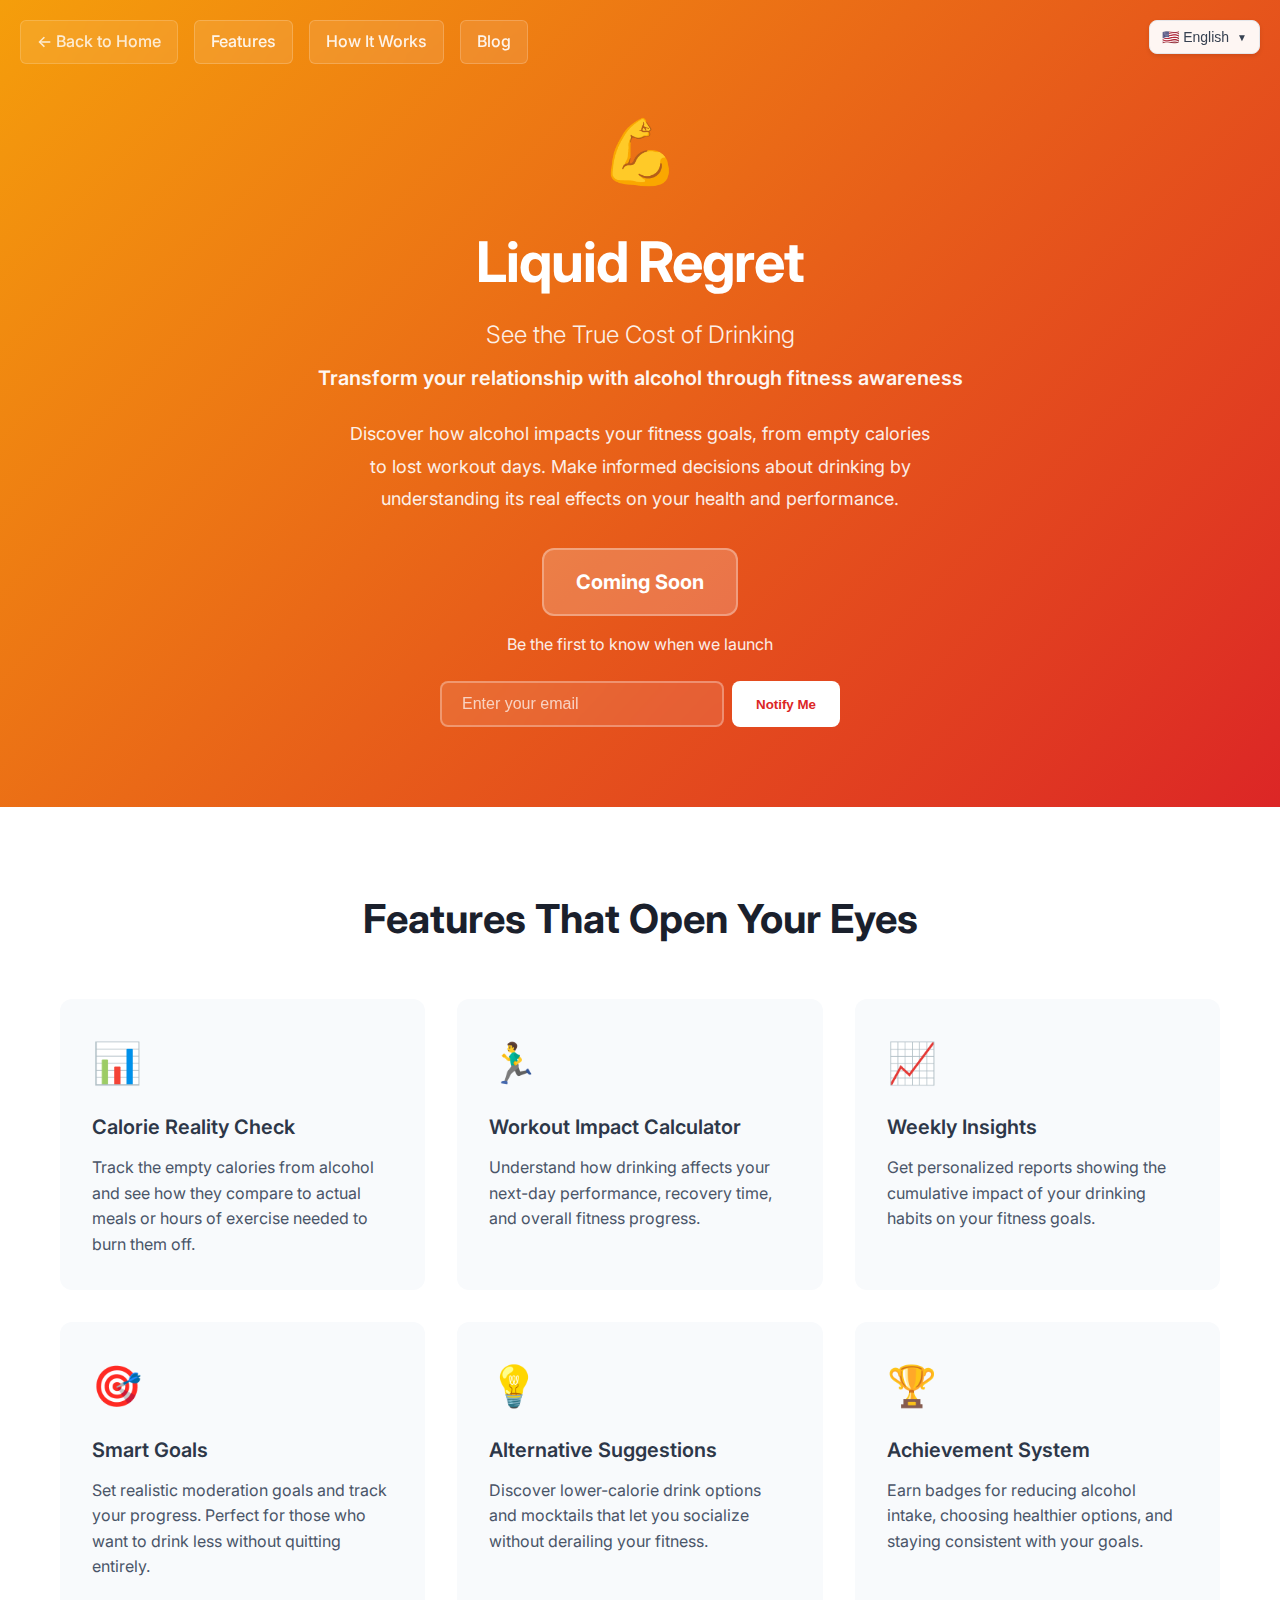
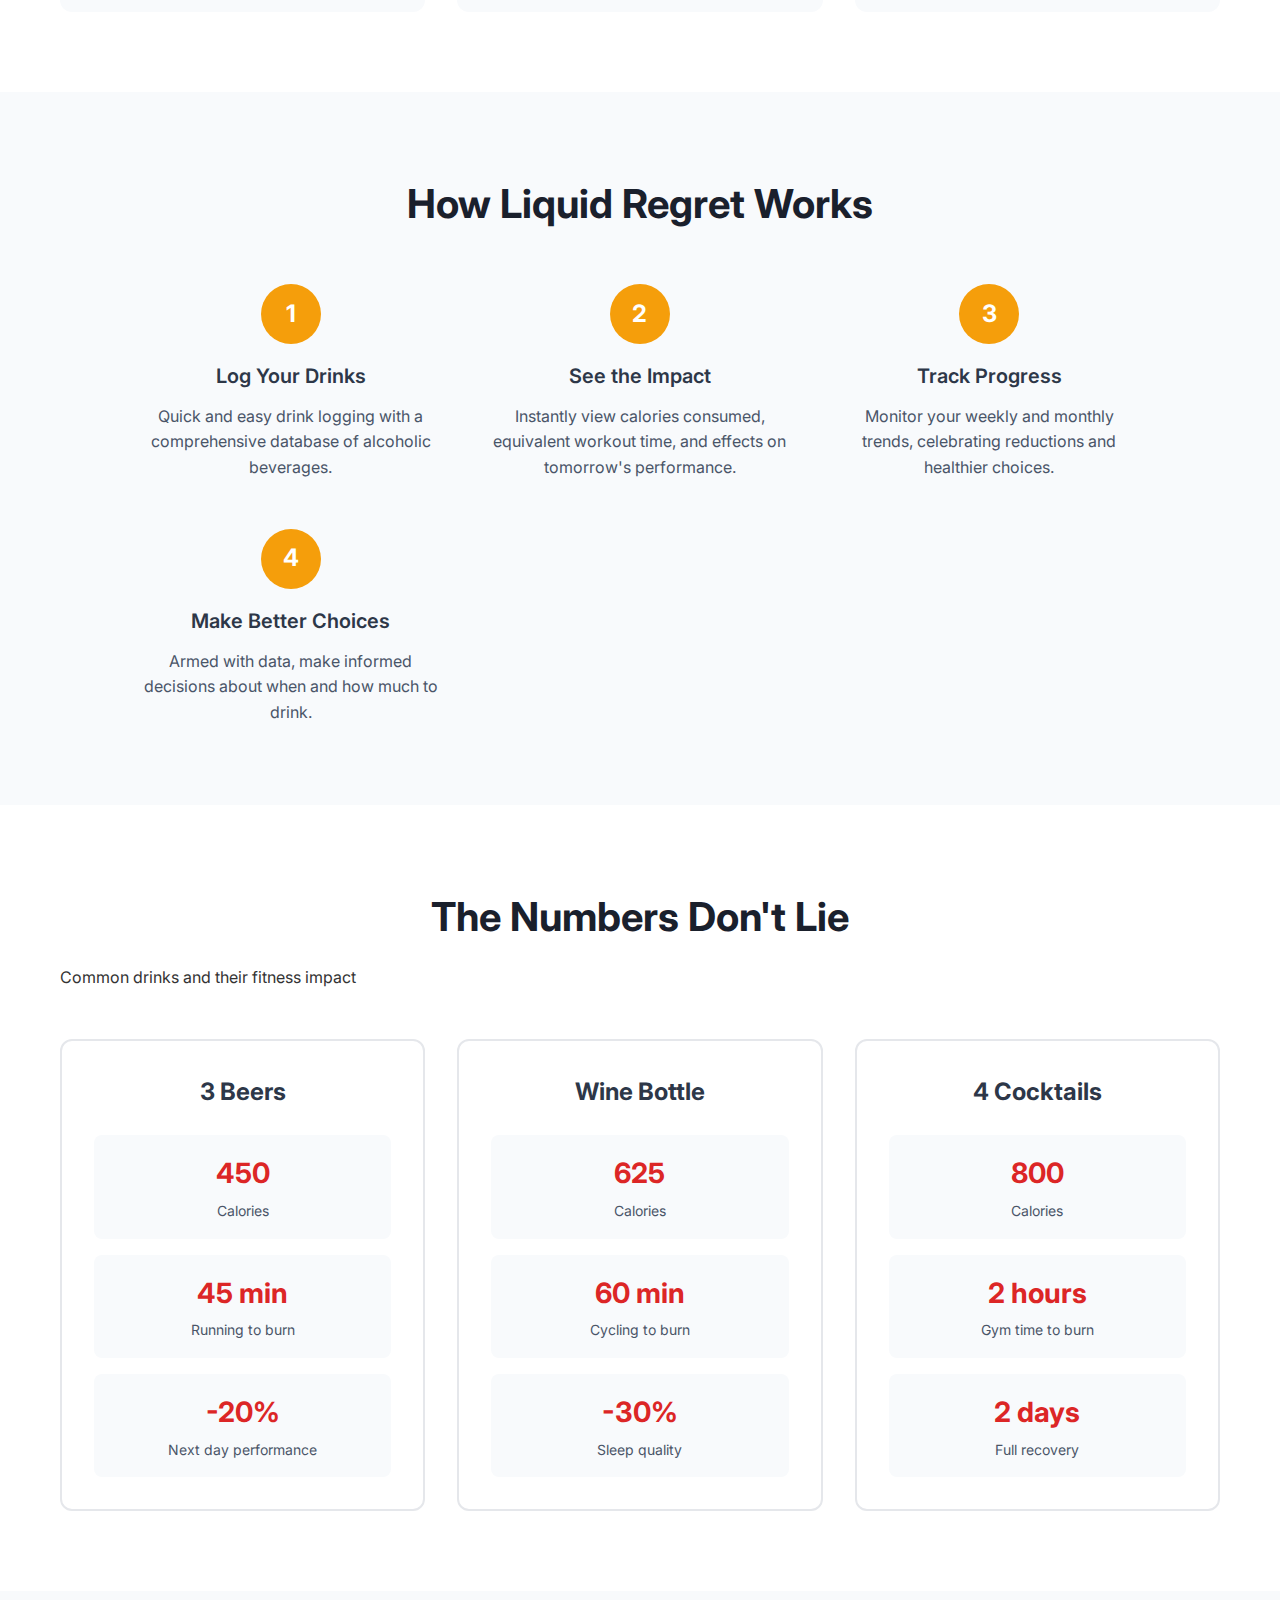
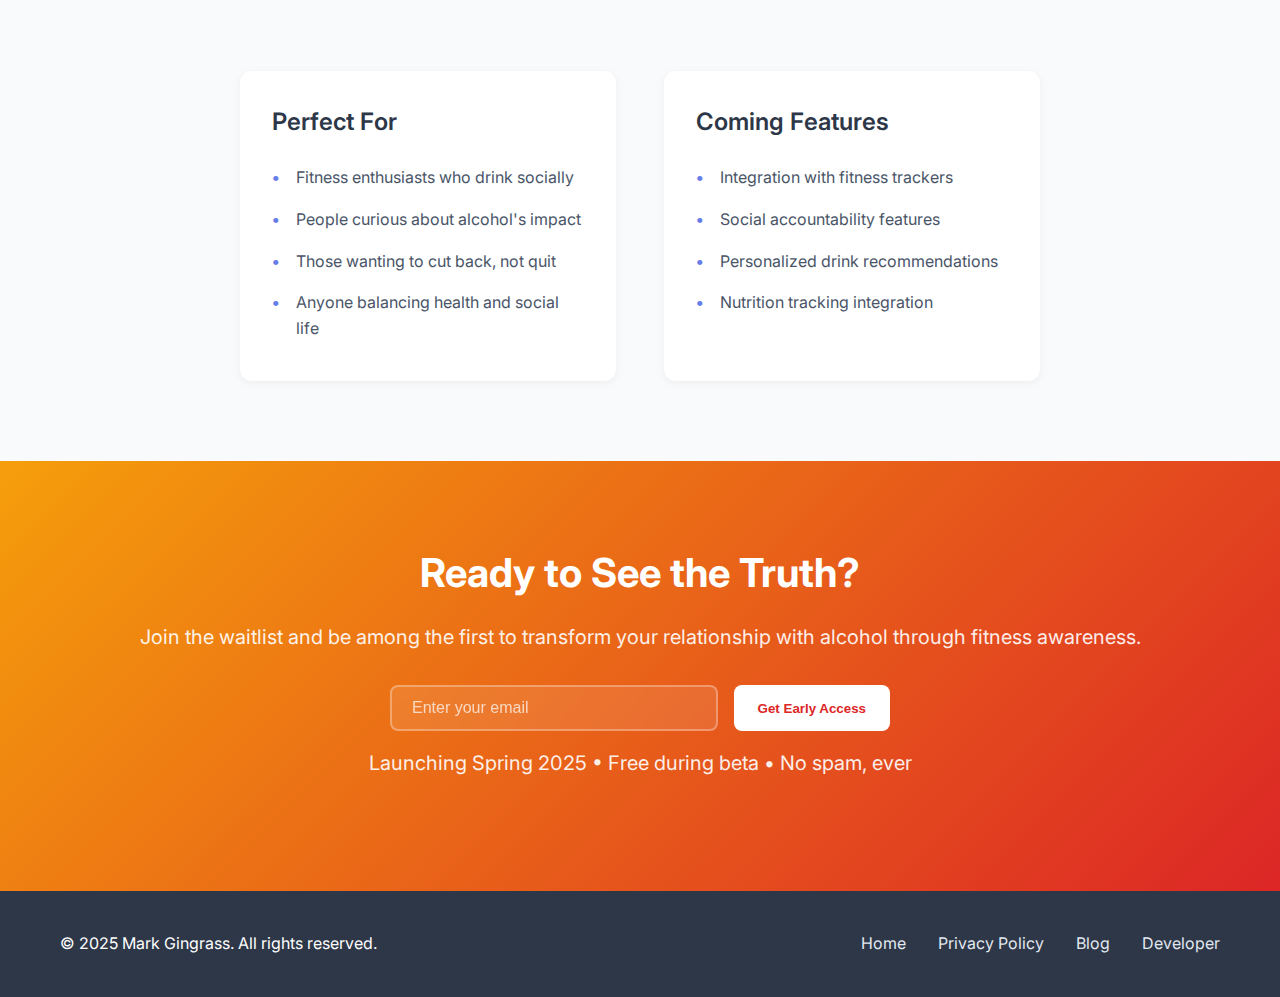
<file: app-liquidregret.html>
<!DOCTYPE html>
<html lang="en">
<head>
    <meta charset="UTF-8">
    <meta name="viewport" content="width=device-width, initial-scale=1.0">
    <title>Liquid Regret - Track the True Cost of Drinking</title>
    <meta name="description" content="Liquid Regret reveals the hidden impact of alcohol on your fitness goals. Track calories, lost workouts, and health impacts to make informed decisions about drinking.">
    <link rel="stylesheet" href="styles.css">
    <link rel="stylesheet" href="app-pages.css">
    <link rel="preconnect" href="https://fonts.googleapis.com">
    <link rel="preconnect" href="https://fonts.gstatic.com" crossorigin>
    <link href="https://fonts.googleapis.com/css2?family=Inter:wght@300;400;600;700&display=swap" rel="stylesheet">
</head>
<body>
    <div class="language-selector">
        <button class="language-btn" aria-expanded="false" aria-controls="language-dropdown" aria-label="Choose language">
            <span class="current-lang">🇺🇸 English</span>
            <span class="dropdown-arrow">▼</span>
        </button>
        <div id="language-dropdown" class="language-dropdown" role="listbox">
            <a href="app-liquidregret.html" class="language-option active" role="option" lang="en">🇺🇸 English</a>
            <a href="app-liquidregret_de.html" class="language-option" role="option" lang="de">🇩🇪 Deutsch</a>
            <a href="app-liquidregret_fr.html" class="language-option" role="option" lang="fr">🇫🇷 Français</a>
        </div>
    </div>

    <header class="app-hero liquidregret-hero">
        <div class="container">
            <nav class="app-nav">
                <a href="index.html" class="back-link">← Back to Home</a>
                <a href="#features" class="nav-link">Features</a>
                <a href="#how-it-works" class="nav-link">How It Works</a>
                <a href="blog.html" class="nav-link">Blog</a>
            </nav>
            <div class="app-hero-content">
                <div class="app-badge">💪</div>
                <h1 class="app-title">Liquid Regret</h1>
                <p class="app-subtitle">See the True Cost of Drinking</p>
                <p class="app-tagline">Transform your relationship with alcohol through fitness awareness</p>
                <div class="app-description">
                    <p>Discover how alcohol impacts your fitness goals, from empty calories to lost workout days. Make informed decisions about drinking by understanding its real effects on your health and performance.</p>
                </div>
                <div class="app-cta">
                    <span class="coming-soon-large">Coming Soon</span>
                    <p class="notify-text">Be the first to know when we launch</p>
                    <form class="notify-form" id="notify-form">
                        <input type="email" placeholder="Enter your email" class="notify-input" required>
                        <button type="submit" class="notify-btn">Notify Me</button>
                    </form>
                </div>
            </div>
        </div>
    </header>

    <section id="features" class="app-features-section">
        <div class="container">
            <h2>Features That Open Your Eyes</h2>
            <div class="features-grid">
                <div class="feature-card">
                    <div class="feature-icon">📊</div>
                    <h3>Calorie Reality Check</h3>
                    <p>Track the empty calories from alcohol and see how they compare to actual meals or hours of exercise needed to burn them off.</p>
                </div>
                <div class="feature-card">
                    <div class="feature-icon">🏃‍♂️</div>
                    <h3>Workout Impact Calculator</h3>
                    <p>Understand how drinking affects your next-day performance, recovery time, and overall fitness progress.</p>
                </div>
                <div class="feature-card">
                    <div class="feature-icon">📈</div>
                    <h3>Weekly Insights</h3>
                    <p>Get personalized reports showing the cumulative impact of your drinking habits on your fitness goals.</p>
                </div>
                <div class="feature-card">
                    <div class="feature-icon">🎯</div>
                    <h3>Smart Goals</h3>
                    <p>Set realistic moderation goals and track your progress. Perfect for those who want to drink less without quitting entirely.</p>
                </div>
                <div class="feature-card">
                    <div class="feature-icon">💡</div>
                    <h3>Alternative Suggestions</h3>
                    <p>Discover lower-calorie drink options and mocktails that let you socialize without derailing your fitness.</p>
                </div>
                <div class="feature-card">
                    <div class="feature-icon">🏆</div>
                    <h3>Achievement System</h3>
                    <p>Earn badges for reducing alcohol intake, choosing healthier options, and staying consistent with your goals.</p>
                </div>
            </div>
        </div>
    </section>

    <section id="how-it-works" class="how-it-works">
        <div class="container">
            <h2>How Liquid Regret Works</h2>
            <div class="steps-grid">
                <div class="step">
                    <div class="step-number">1</div>
                    <h3>Log Your Drinks</h3>
                    <p>Quick and easy drink logging with a comprehensive database of alcoholic beverages.</p>
                </div>
                <div class="step">
                    <div class="step-number">2</div>
                    <h3>See the Impact</h3>
                    <p>Instantly view calories consumed, equivalent workout time, and effects on tomorrow's performance.</p>
                </div>
                <div class="step">
                    <div class="step-number">3</div>
                    <h3>Track Progress</h3>
                    <p>Monitor your weekly and monthly trends, celebrating reductions and healthier choices.</p>
                </div>
                <div class="step">
                    <div class="step-number">4</div>
                    <h3>Make Better Choices</h3>
                    <p>Armed with data, make informed decisions about when and how much to drink.</p>
                </div>
            </div>
        </div>
    </section>

    <section class="impact-examples">
        <div class="container">
            <h2>The Numbers Don't Lie</h2>
            <p class="section-subtitle">Common drinks and their fitness impact</p>
            <div class="impact-grid">
                <div class="impact-card">
                    <h3>3 Beers</h3>
                    <div class="impact-stats">
                        <div class="stat">
                            <span class="stat-value">450</span>
                            <span class="stat-label">Calories</span>
                        </div>
                        <div class="stat">
                            <span class="stat-value">45 min</span>
                            <span class="stat-label">Running to burn</span>
                        </div>
                        <div class="stat">
                            <span class="stat-value">-20%</span>
                            <span class="stat-label">Next day performance</span>
                        </div>
                    </div>
                </div>
                <div class="impact-card">
                    <h3>Wine Bottle</h3>
                    <div class="impact-stats">
                        <div class="stat">
                            <span class="stat-value">625</span>
                            <span class="stat-label">Calories</span>
                        </div>
                        <div class="stat">
                            <span class="stat-value">60 min</span>
                            <span class="stat-label">Cycling to burn</span>
                        </div>
                        <div class="stat">
                            <span class="stat-value">-30%</span>
                            <span class="stat-label">Sleep quality</span>
                        </div>
                    </div>
                </div>
                <div class="impact-card">
                    <h3>4 Cocktails</h3>
                    <div class="impact-stats">
                        <div class="stat">
                            <span class="stat-value">800</span>
                            <span class="stat-label">Calories</span>
                        </div>
                        <div class="stat">
                            <span class="stat-value">2 hours</span>
                            <span class="stat-label">Gym time to burn</span>
                        </div>
                        <div class="stat">
                            <span class="stat-value">2 days</span>
                            <span class="stat-label">Full recovery</span>
                        </div>
                    </div>
                </div>
            </div>
        </div>
    </section>

    <section class="app-details">
        <div class="container">
            <div class="details-grid">
                <div class="detail-section">
                    <h3>Perfect For</h3>
                    <ul>
                        <li>Fitness enthusiasts who drink socially</li>
                        <li>People curious about alcohol's impact</li>
                        <li>Those wanting to cut back, not quit</li>
                        <li>Anyone balancing health and social life</li>
                    </ul>
                </div>
                <div class="detail-section">
                    <h3>Coming Features</h3>
                    <ul>
                        <li>Integration with fitness trackers</li>
                        <li>Social accountability features</li>
                        <li>Personalized drink recommendations</li>
                        <li>Nutrition tracking integration</li>
                    </ul>
                </div>
            </div>
        </div>
    </section>

    <section class="app-cta-section">
        <div class="container">
            <h2>Ready to See the Truth?</h2>
            <p>Join the waitlist and be among the first to transform your relationship with alcohol through fitness awareness.</p>
            <div class="cta-buttons">
                <form class="notify-form-large" id="notify-form-bottom">
                    <input type="email" placeholder="Enter your email" class="notify-input" required>
                    <button type="submit" class="notify-btn">Get Early Access</button>
                </form>
            </div>
            <p class="cta-note">Launching Spring 2025 • Free during beta • No spam, ever</p>
        </div>
    </section>

    <footer class="footer">
        <div class="container">
            <div class="footer-content">
                <p>&copy; 2025 Mark Gingrass. All rights reserved.</p>
                <div class="footer-links">
                    <a href="index.html">Home</a>
                    <a href="privacy.html">Privacy Policy</a>
                    <a href="blog.html">Blog</a>
                    <a href="https://markgingrass.com" target="_blank">Developer</a>
                </div>
            </div>
        </div>
    </footer>

    <script>
        // Language selector functionality
        document.addEventListener('DOMContentLoaded', function() {
            const langBtn = document.querySelector('.language-btn');
            const langDropdown = document.querySelector('.language-dropdown');
            
            langBtn.addEventListener('click', function() {
                const isExpanded = langBtn.getAttribute('aria-expanded') === 'true';
                langBtn.setAttribute('aria-expanded', !isExpanded);
                langDropdown.classList.toggle('show');
            });
            
            // Close dropdown when clicking outside
            document.addEventListener('click', function(e) {
                if (!e.target.closest('.language-selector')) {
                    langBtn.setAttribute('aria-expanded', 'false');
                    langDropdown.classList.remove('show');
                }
            });
        });

        // Smooth scrolling for navigation links
        document.querySelectorAll('a[href^="#"]').forEach(anchor => {
            anchor.addEventListener('click', function (e) {
                e.preventDefault();
                const target = document.querySelector(this.getAttribute('href'));
                if (target) {
                    target.scrollIntoView({
                        behavior: 'smooth',
                        block: 'start'
                    });
                }
            });
        });

        // Handle email signup forms
        document.querySelectorAll('.notify-form, .notify-form-large').forEach(form => {
            form.addEventListener('submit', function(e) {
                e.preventDefault();
                const email = this.querySelector('input[type="email"]').value;
                // Here you would normally send this to your backend
                alert(`Thanks! We'll notify ${email} when Liquid Regret launches.`);
                this.reset();
            });
        });
    </script>
</body>
</html>
</file>
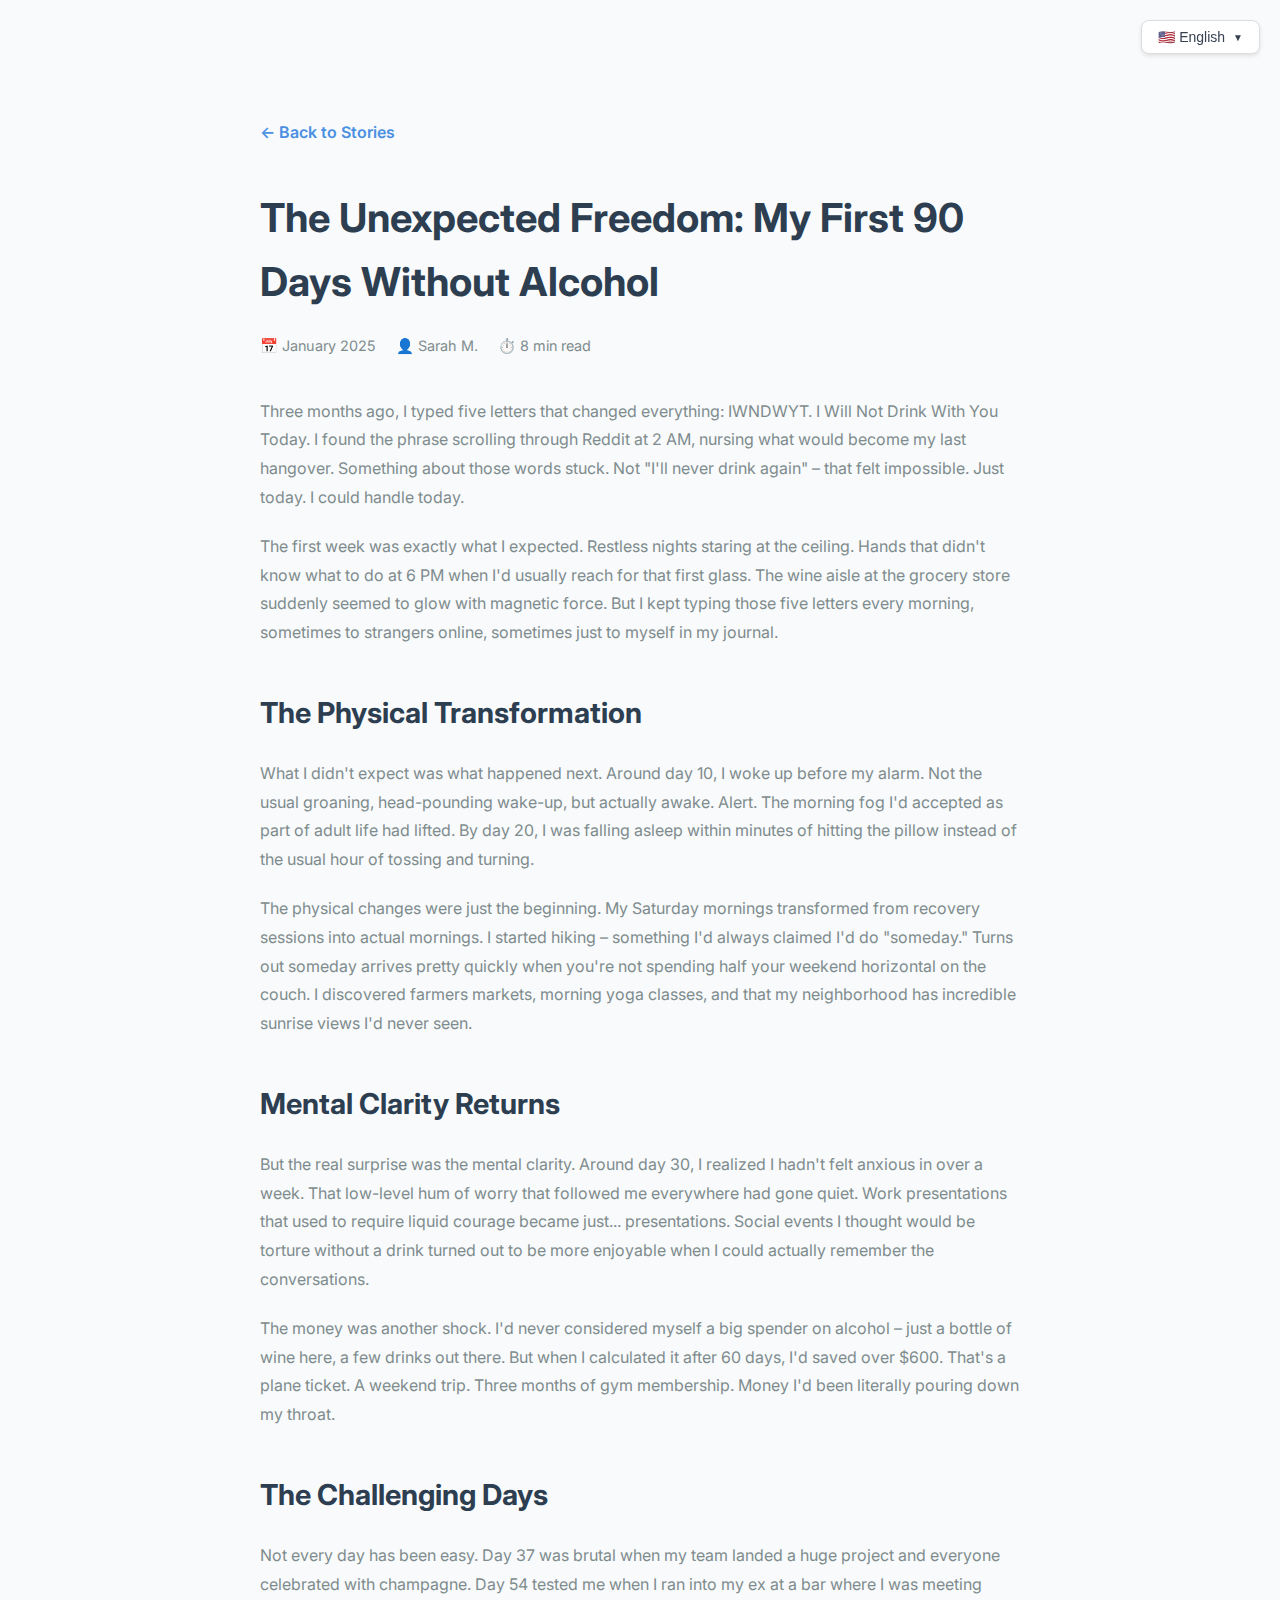
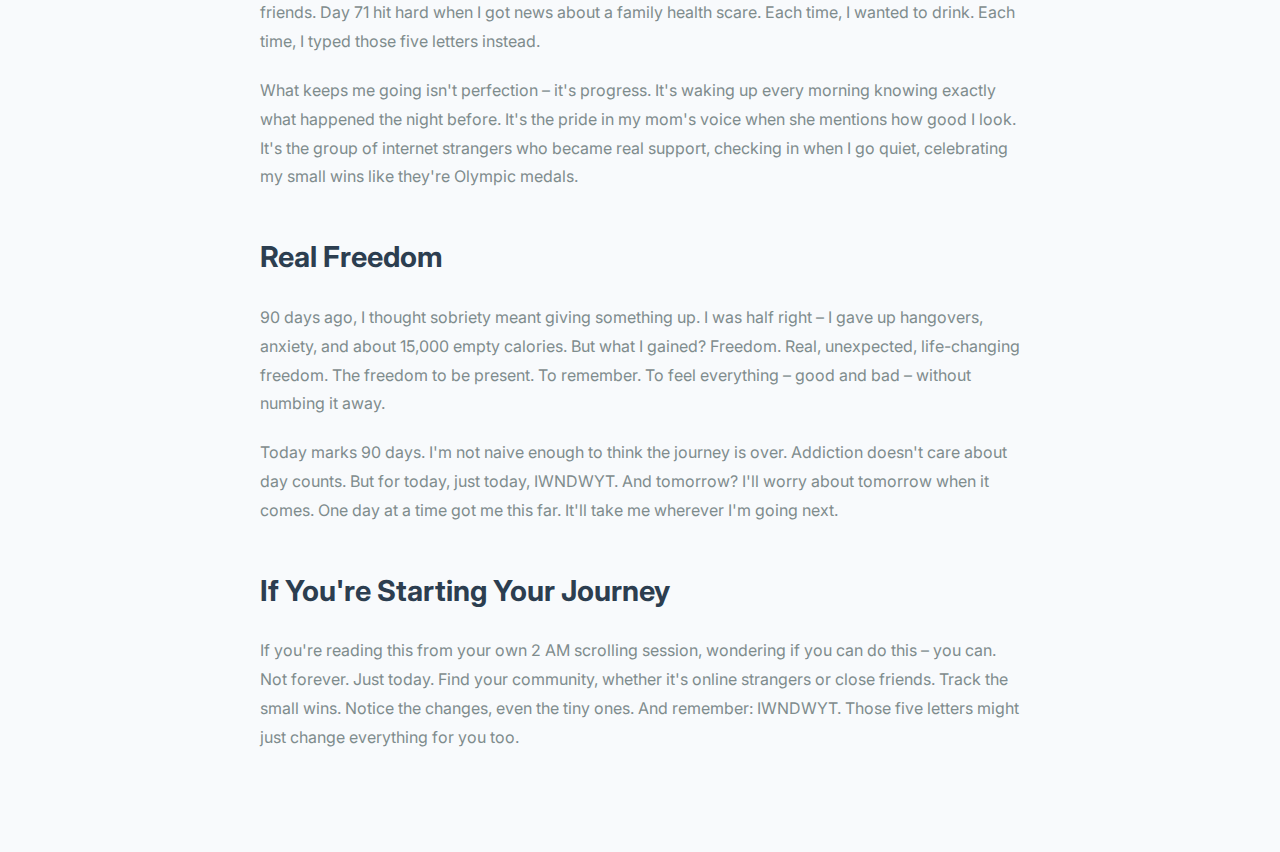
<file: blog-90-days-freedom.html>
<!DOCTYPE html>
<html lang="en">
<head>
    <meta charset="UTF-8">
    <meta name="viewport" content="width=device-width, initial-scale=1.0">
    <title>The Unexpected Freedom: My First 90 Days Without Alcohol - IWNDWYToday</title>
    <meta name="description" content="A personal journey through the first 90 days of sobriety, sharing the challenges, surprises, and unexpected freedom that comes with saying IWNDWYT.">
    <link rel="stylesheet" href="styles.css">
    <link rel="preconnect" href="https://fonts.googleapis.com">
    <link rel="preconnect" href="https://fonts.gstatic.com" crossorigin>
    <link href="https://fonts.googleapis.com/css2?family=Inter:wght@300;400;600;700&display=swap" rel="stylesheet">
    <style>
        .blog-article {
            max-width: 800px;
            margin: 0 auto;
            padding: 120px 20px 80px;
        }
        
        .blog-article h1 {
            font-size: 2.5rem;
            color: #2c3e50;
            margin-bottom: 20px;
        }
        
        .article-meta {
            display: flex;
            gap: 20px;
            margin-bottom: 40px;
            color: #7f8c8d;
            font-size: 0.9rem;
            flex-wrap: wrap;
        }
        
        .article-content {
            line-height: 1.8;
            color: #2c3e50;
        }
        
        .article-content h2 {
            font-size: 1.8rem;
            margin: 40px 0 20px 0;
            color: #2c3e50;
        }
        
        .article-content h3 {
            font-size: 1.4rem;
            margin: 30px 0 15px 0;
            color: #2c3e50;
        }
        
        .article-content p {
            margin-bottom: 20px;
            color: #7f8c8d;
        }
        
        .back-to-blog {
            display: inline-block;
            margin-bottom: 40px;
            color: #4A90E2;
            text-decoration: none;
            font-weight: 600;
        }
        
        .back-to-blog:hover {
            text-decoration: underline;
        }
        
        .language-selector {
            position: fixed;
            top: 20px;
            right: 20px;
            z-index: 1000;
        }

        .language-btn {
            background: white;
            border: 1px solid #ddd;
            border-radius: 8px;
            padding: 8px 16px;
            cursor: pointer;
            font-size: 14px;
            display: flex;
            align-items: center;
            gap: 8px;
        }

        .language-dropdown {
            position: absolute;
            top: 100%;
            right: 0;
            background: white;
            border: 1px solid #ddd;
            border-radius: 8px;
            box-shadow: 0 4px 12px rgba(0,0,0,0.1);
            display: none;
            min-width: 150px;
        }

        .language-dropdown.show {
            display: block;
        }

        .language-option {
            display: block;
            padding: 12px 16px;
            text-decoration: none;
            color: #333;
            font-size: 14px;
        }

        .language-option:hover {
            background: #f5f5f5;
        }

        .language-option.active {
            background: #4A90E2;
            color: white;
        }
    </style>
</head>
<body>
    <div class="language-selector">
        <button class="language-btn" aria-expanded="false" aria-controls="language-dropdown" aria-label="Choose language">
            <span class="current-lang">🇺🇸 English</span>
            <span class="dropdown-arrow">▼</span>
        </button>
        <div id="language-dropdown" class="language-dropdown" role="listbox">
            <a href="blog-90-days-freedom.html" class="language-option active" role="option" lang="en">🇺🇸 English</a>
            <a href="blog-90-days-freedom_de.html" class="language-option" role="option" lang="de">🇩🇪 Deutsch</a>
            <a href="blog-90-days-freedom_fr.html" class="language-option" role="option" lang="fr">🇫🇷 Français</a>
        </div>
    </div>

    <article class="blog-article">
        <a href="blog.html" class="back-to-blog">← Back to Stories</a>
        
        <h1>The Unexpected Freedom: My First 90 Days Without Alcohol</h1>
        
        <div class="article-meta">
            <span>📅 January 2025</span>
            <span>👤 Sarah M.</span>
            <span>⏱️ 8 min read</span>
        </div>
        
        <div class="article-content">
            <p>Three months ago, I typed five letters that changed everything: IWNDWYT. I Will Not Drink With You Today. I found the phrase scrolling through Reddit at 2 AM, nursing what would become my last hangover. Something about those words stuck. Not "I'll never drink again" – that felt impossible. Just today. I could handle today.</p>

            <p>The first week was exactly what I expected. Restless nights staring at the ceiling. Hands that didn't know what to do at 6 PM when I'd usually reach for that first glass. The wine aisle at the grocery store suddenly seemed to glow with magnetic force. But I kept typing those five letters every morning, sometimes to strangers online, sometimes just to myself in my journal.</p>

            <h2>The Physical Transformation</h2>

            <p>What I didn't expect was what happened next. Around day 10, I woke up before my alarm. Not the usual groaning, head-pounding wake-up, but actually awake. Alert. The morning fog I'd accepted as part of adult life had lifted. By day 20, I was falling asleep within minutes of hitting the pillow instead of the usual hour of tossing and turning.</p>

            <p>The physical changes were just the beginning. My Saturday mornings transformed from recovery sessions into actual mornings. I started hiking – something I'd always claimed I'd do "someday." Turns out someday arrives pretty quickly when you're not spending half your weekend horizontal on the couch. I discovered farmers markets, morning yoga classes, and that my neighborhood has incredible sunrise views I'd never seen.</p>

            <h2>Mental Clarity Returns</h2>

            <p>But the real surprise was the mental clarity. Around day 30, I realized I hadn't felt anxious in over a week. That low-level hum of worry that followed me everywhere had gone quiet. Work presentations that used to require liquid courage became just... presentations. Social events I thought would be torture without a drink turned out to be more enjoyable when I could actually remember the conversations.</p>

            <p>The money was another shock. I'd never considered myself a big spender on alcohol – just a bottle of wine here, a few drinks out there. But when I calculated it after 60 days, I'd saved over $600. That's a plane ticket. A weekend trip. Three months of gym membership. Money I'd been literally pouring down my throat.</p>

            <h2>The Challenging Days</h2>

            <p>Not every day has been easy. Day 37 was brutal when my team landed a huge project and everyone celebrated with champagne. Day 54 tested me when I ran into my ex at a bar where I was meeting friends. Day 71 hit hard when I got news about a family health scare. Each time, I wanted to drink. Each time, I typed those five letters instead.</p>

            <p>What keeps me going isn't perfection – it's progress. It's waking up every morning knowing exactly what happened the night before. It's the pride in my mom's voice when she mentions how good I look. It's the group of internet strangers who became real support, checking in when I go quiet, celebrating my small wins like they're Olympic medals.</p>

            <h2>Real Freedom</h2>

            <p>90 days ago, I thought sobriety meant giving something up. I was half right – I gave up hangovers, anxiety, and about 15,000 empty calories. But what I gained? Freedom. Real, unexpected, life-changing freedom. The freedom to be present. To remember. To feel everything – good and bad – without numbing it away.</p>

            <p>Today marks 90 days. I'm not naive enough to think the journey is over. Addiction doesn't care about day counts. But for today, just today, IWNDWYT. And tomorrow? I'll worry about tomorrow when it comes. One day at a time got me this far. It'll take me wherever I'm going next.</p>

            <h2>If You're Starting Your Journey</h2>

            <p>If you're reading this from your own 2 AM scrolling session, wondering if you can do this – you can. Not forever. Just today. Find your community, whether it's online strangers or close friends. Track the small wins. Notice the changes, even the tiny ones. And remember: IWNDWYT. Those five letters might just change everything for you too.</p>
        </div>
    </article>

    <script>
        // Language selector functionality
        document.addEventListener('DOMContentLoaded', function() {
            const langBtn = document.querySelector('.language-btn');
            const langDropdown = document.querySelector('.language-dropdown');
            
            if (langBtn && langDropdown) {
                langBtn.addEventListener('click', function() {
                    const isExpanded = langBtn.getAttribute('aria-expanded') === 'true';
                    langBtn.setAttribute('aria-expanded', !isExpanded);
                    langDropdown.classList.toggle('show');
                });
                
                // Close dropdown when clicking outside
                document.addEventListener('click', function(e) {
                    if (!e.target.closest('.language-selector')) {
                        langBtn.setAttribute('aria-expanded', 'false');
                        langDropdown.classList.remove('show');
                    }
                });
            }
        });

        // Store language preference when user clicks language selector
        document.querySelectorAll('.language-option').forEach(option => {
            option.addEventListener('click', function() {
                const lang = this.getAttribute('lang');
                localStorage.setItem('preferred-language', lang);
            });
        });
    </script>
</body>
</html>
</file>
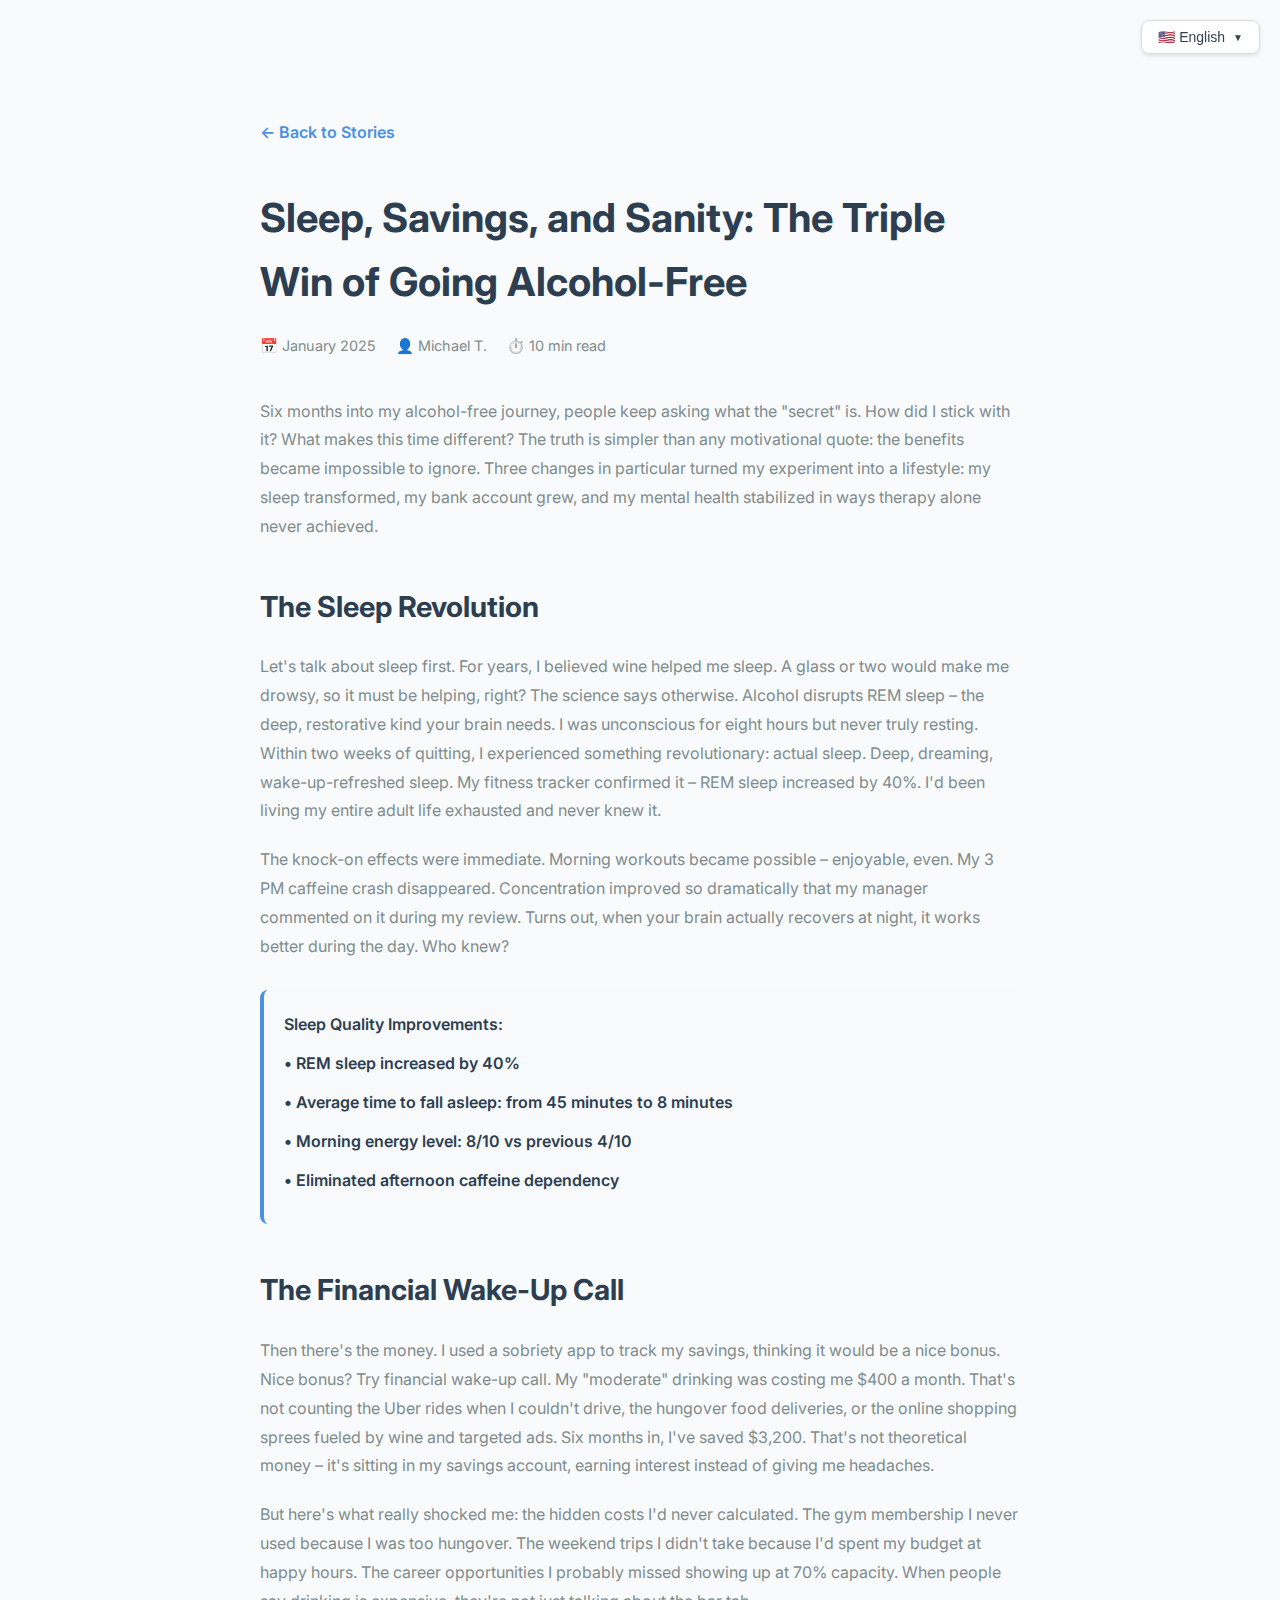
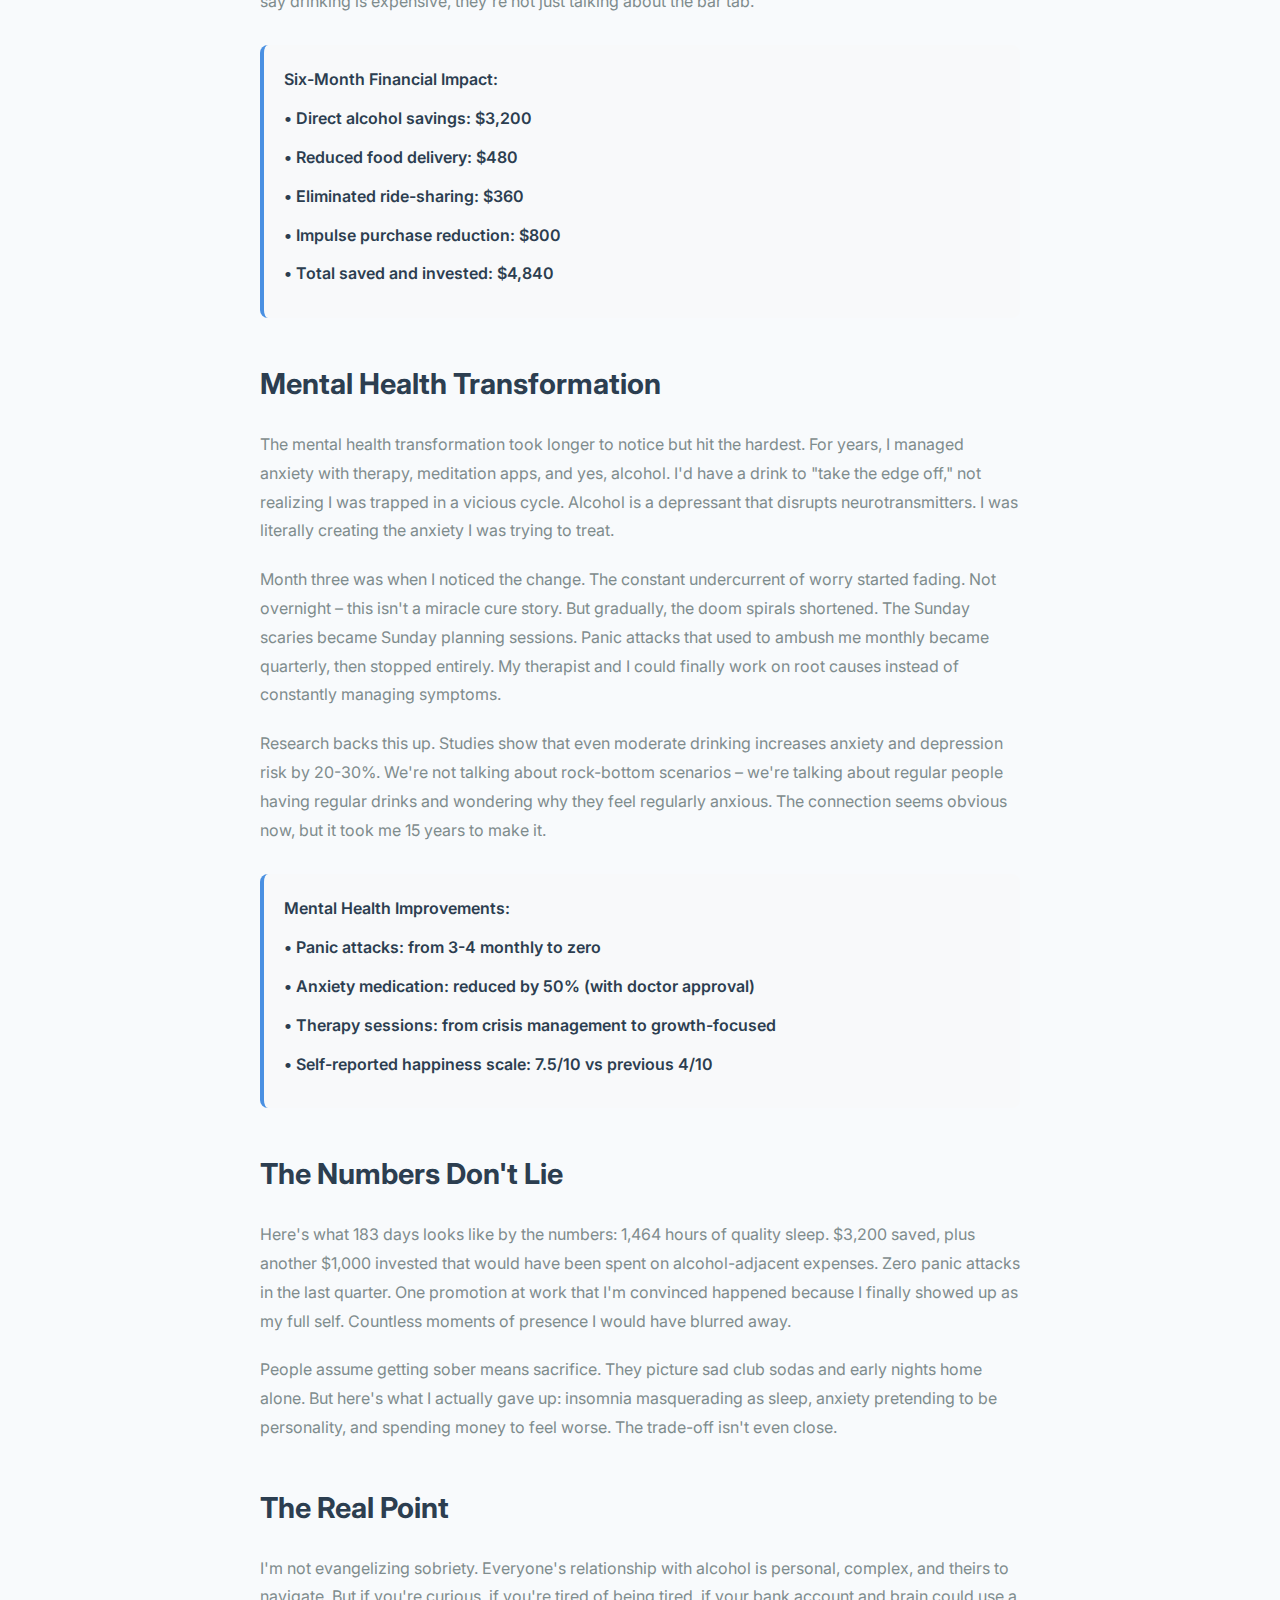
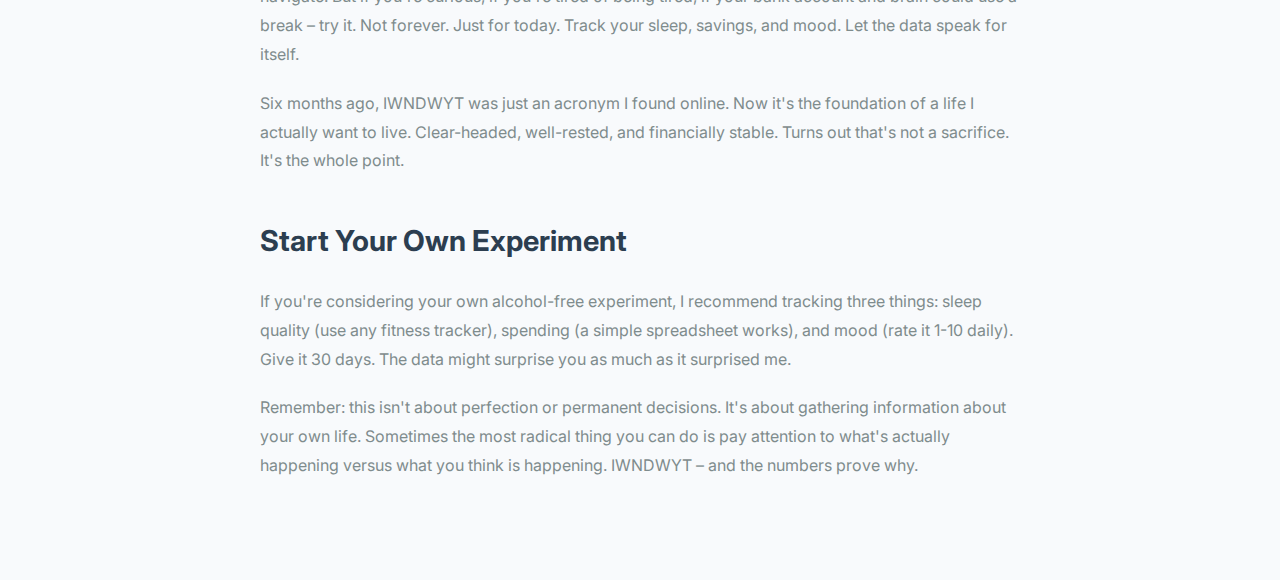
<file: blog-triple-win.html>
<!DOCTYPE html>
<html lang="en">
<head>
    <meta charset="UTF-8">
    <meta name="viewport" content="width=device-width, initial-scale=1.0">
    <title>Sleep, Savings, and Sanity: The Triple Win of Going Alcohol-Free - IWNDWYToday</title>
    <meta name="description" content="Six months of data-driven insights on how sobriety transforms sleep quality, financial health, and mental wellbeing. Real numbers from a personal journey.">
    <link rel="stylesheet" href="styles.css">
    <link rel="preconnect" href="https://fonts.googleapis.com">
    <link rel="preconnect" href="https://fonts.gstatic.com" crossorigin>
    <link href="https://fonts.googleapis.com/css2?family=Inter:wght@300;400;600;700&display=swap" rel="stylesheet">
    <style>
        .blog-article {
            max-width: 800px;
            margin: 0 auto;
            padding: 120px 20px 80px;
        }
        
        .blog-article h1 {
            font-size: 2.5rem;
            color: #2c3e50;
            margin-bottom: 20px;
        }
        
        .article-meta {
            display: flex;
            gap: 20px;
            margin-bottom: 40px;
            color: #7f8c8d;
            font-size: 0.9rem;
            flex-wrap: wrap;
        }
        
        .article-content {
            line-height: 1.8;
            color: #2c3e50;
        }
        
        .article-content h2 {
            font-size: 1.8rem;
            margin: 40px 0 20px 0;
            color: #2c3e50;
        }
        
        .article-content h3 {
            font-size: 1.4rem;
            margin: 30px 0 15px 0;
            color: #2c3e50;
        }
        
        .article-content p {
            margin-bottom: 20px;
            color: #7f8c8d;
        }
        
        .stats-highlight {
            background: #f8f9fa;
            border-left: 4px solid #4A90E2;
            padding: 20px;
            margin: 30px 0;
            border-radius: 8px;
        }
        
        .stats-highlight p {
            margin-bottom: 10px;
            font-weight: 600;
            color: #2c3e50;
        }
        
        .back-to-blog {
            display: inline-block;
            margin-bottom: 40px;
            color: #4A90E2;
            text-decoration: none;
            font-weight: 600;
        }
        
        .back-to-blog:hover {
            text-decoration: underline;
        }
        
        .language-selector {
            position: fixed;
            top: 20px;
            right: 20px;
            z-index: 1000;
        }

        .language-btn {
            background: white;
            border: 1px solid #ddd;
            border-radius: 8px;
            padding: 8px 16px;
            cursor: pointer;
            font-size: 14px;
            display: flex;
            align-items: center;
            gap: 8px;
        }

        .language-dropdown {
            position: absolute;
            top: 100%;
            right: 0;
            background: white;
            border: 1px solid #ddd;
            border-radius: 8px;
            box-shadow: 0 4px 12px rgba(0,0,0,0.1);
            display: none;
            min-width: 150px;
        }

        .language-dropdown.show {
            display: block;
        }

        .language-option {
            display: block;
            padding: 12px 16px;
            text-decoration: none;
            color: #333;
            font-size: 14px;
        }

        .language-option:hover {
            background: #f5f5f5;
        }

        .language-option.active {
            background: #4A90E2;
            color: white;
        }
    </style>
</head>
<body>
    <div class="language-selector">
        <button class="language-btn" aria-expanded="false" aria-controls="language-dropdown" aria-label="Choose language">
            <span class="current-lang">🇺🇸 English</span>
            <span class="dropdown-arrow">▼</span>
        </button>
        <div id="language-dropdown" class="language-dropdown" role="listbox">
            <a href="blog-triple-win.html" class="language-option active" role="option" lang="en">🇺🇸 English</a>
            <a href="blog-triple-win_de.html" class="language-option" role="option" lang="de">🇩🇪 Deutsch</a>
            <a href="blog-triple-win_fr.html" class="language-option" role="option" lang="fr">🇫🇷 Français</a>
        </div>
    </div>

    <article class="blog-article">
        <a href="blog.html" class="back-to-blog">← Back to Stories</a>
        
        <h1>Sleep, Savings, and Sanity: The Triple Win of Going Alcohol-Free</h1>
        
        <div class="article-meta">
            <span>📅 January 2025</span>
            <span>👤 Michael T.</span>
            <span>⏱️ 10 min read</span>
        </div>
        
        <div class="article-content">
            <p>Six months into my alcohol-free journey, people keep asking what the "secret" is. How did I stick with it? What makes this time different? The truth is simpler than any motivational quote: the benefits became impossible to ignore. Three changes in particular turned my experiment into a lifestyle: my sleep transformed, my bank account grew, and my mental health stabilized in ways therapy alone never achieved.</p>

            <h2>The Sleep Revolution</h2>

            <p>Let's talk about sleep first. For years, I believed wine helped me sleep. A glass or two would make me drowsy, so it must be helping, right? The science says otherwise. Alcohol disrupts REM sleep – the deep, restorative kind your brain needs. I was unconscious for eight hours but never truly resting. Within two weeks of quitting, I experienced something revolutionary: actual sleep. Deep, dreaming, wake-up-refreshed sleep. My fitness tracker confirmed it – REM sleep increased by 40%. I'd been living my entire adult life exhausted and never knew it.</p>

            <p>The knock-on effects were immediate. Morning workouts became possible – enjoyable, even. My 3 PM caffeine crash disappeared. Concentration improved so dramatically that my manager commented on it during my review. Turns out, when your brain actually recovers at night, it works better during the day. Who knew?</p>

            <div class="stats-highlight">
                <p>Sleep Quality Improvements:</p>
                <p>• REM sleep increased by 40%</p>
                <p>• Average time to fall asleep: from 45 minutes to 8 minutes</p>
                <p>• Morning energy level: 8/10 vs previous 4/10</p>
                <p>• Eliminated afternoon caffeine dependency</p>
            </div>

            <h2>The Financial Wake-Up Call</h2>

            <p>Then there's the money. I used a sobriety app to track my savings, thinking it would be a nice bonus. Nice bonus? Try financial wake-up call. My "moderate" drinking was costing me $400 a month. That's not counting the Uber rides when I couldn't drive, the hungover food deliveries, or the online shopping sprees fueled by wine and targeted ads. Six months in, I've saved $3,200. That's not theoretical money – it's sitting in my savings account, earning interest instead of giving me headaches.</p>

            <p>But here's what really shocked me: the hidden costs I'd never calculated. The gym membership I never used because I was too hungover. The weekend trips I didn't take because I'd spent my budget at happy hours. The career opportunities I probably missed showing up at 70% capacity. When people say drinking is expensive, they're not just talking about the bar tab.</p>

            <div class="stats-highlight">
                <p>Six-Month Financial Impact:</p>
                <p>• Direct alcohol savings: $3,200</p>
                <p>• Reduced food delivery: $480</p>
                <p>• Eliminated ride-sharing: $360</p>
                <p>• Impulse purchase reduction: $800</p>
                <p>• Total saved and invested: $4,840</p>
            </div>

            <h2>Mental Health Transformation</h2>

            <p>The mental health transformation took longer to notice but hit the hardest. For years, I managed anxiety with therapy, meditation apps, and yes, alcohol. I'd have a drink to "take the edge off," not realizing I was trapped in a vicious cycle. Alcohol is a depressant that disrupts neurotransmitters. I was literally creating the anxiety I was trying to treat.</p>

            <p>Month three was when I noticed the change. The constant undercurrent of worry started fading. Not overnight – this isn't a miracle cure story. But gradually, the doom spirals shortened. The Sunday scaries became Sunday planning sessions. Panic attacks that used to ambush me monthly became quarterly, then stopped entirely. My therapist and I could finally work on root causes instead of constantly managing symptoms.</p>

            <p>Research backs this up. Studies show that even moderate drinking increases anxiety and depression risk by 20-30%. We're not talking about rock-bottom scenarios – we're talking about regular people having regular drinks and wondering why they feel regularly anxious. The connection seems obvious now, but it took me 15 years to make it.</p>

            <div class="stats-highlight">
                <p>Mental Health Improvements:</p>
                <p>• Panic attacks: from 3-4 monthly to zero</p>
                <p>• Anxiety medication: reduced by 50% (with doctor approval)</p>
                <p>• Therapy sessions: from crisis management to growth-focused</p>
                <p>• Self-reported happiness scale: 7.5/10 vs previous 4/10</p>
            </div>

            <h2>The Numbers Don't Lie</h2>

            <p>Here's what 183 days looks like by the numbers: 1,464 hours of quality sleep. $3,200 saved, plus another $1,000 invested that would have been spent on alcohol-adjacent expenses. Zero panic attacks in the last quarter. One promotion at work that I'm convinced happened because I finally showed up as my full self. Countless moments of presence I would have blurred away.</p>

            <p>People assume getting sober means sacrifice. They picture sad club sodas and early nights home alone. But here's what I actually gave up: insomnia masquerading as sleep, anxiety pretending to be personality, and spending money to feel worse. The trade-off isn't even close.</p>

            <h2>The Real Point</h2>

            <p>I'm not evangelizing sobriety. Everyone's relationship with alcohol is personal, complex, and theirs to navigate. But if you're curious, if you're tired of being tired, if your bank account and brain could use a break – try it. Not forever. Just for today. Track your sleep, savings, and mood. Let the data speak for itself.</p>

            <p>Six months ago, IWNDWYT was just an acronym I found online. Now it's the foundation of a life I actually want to live. Clear-headed, well-rested, and financially stable. Turns out that's not a sacrifice. It's the whole point.</p>

            <h2>Start Your Own Experiment</h2>

            <p>If you're considering your own alcohol-free experiment, I recommend tracking three things: sleep quality (use any fitness tracker), spending (a simple spreadsheet works), and mood (rate it 1-10 daily). Give it 30 days. The data might surprise you as much as it surprised me.</p>

            <p>Remember: this isn't about perfection or permanent decisions. It's about gathering information about your own life. Sometimes the most radical thing you can do is pay attention to what's actually happening versus what you think is happening. IWNDWYT – and the numbers prove why.</p>
        </div>
    </article>

    <script>
        // Language selector functionality
        document.addEventListener('DOMContentLoaded', function() {
            const langBtn = document.querySelector('.language-btn');
            const langDropdown = document.querySelector('.language-dropdown');
            
            if (langBtn && langDropdown) {
                langBtn.addEventListener('click', function() {
                    const isExpanded = langBtn.getAttribute('aria-expanded') === 'true';
                    langBtn.setAttribute('aria-expanded', !isExpanded);
                    langDropdown.classList.toggle('show');
                });
                
                // Close dropdown when clicking outside
                document.addEventListener('click', function(e) {
                    if (!e.target.closest('.language-selector')) {
                        langBtn.setAttribute('aria-expanded', 'false');
                        langDropdown.classList.remove('show');
                    }
                });
            }
        });

        // Store language preference when user clicks language selector
        document.querySelectorAll('.language-option').forEach(option => {
            option.addEventListener('click', function() {
                const lang = this.getAttribute('lang');
                localStorage.setItem('preferred-language', lang);
            });
        });
    </script>
</body>
</html>
</file>
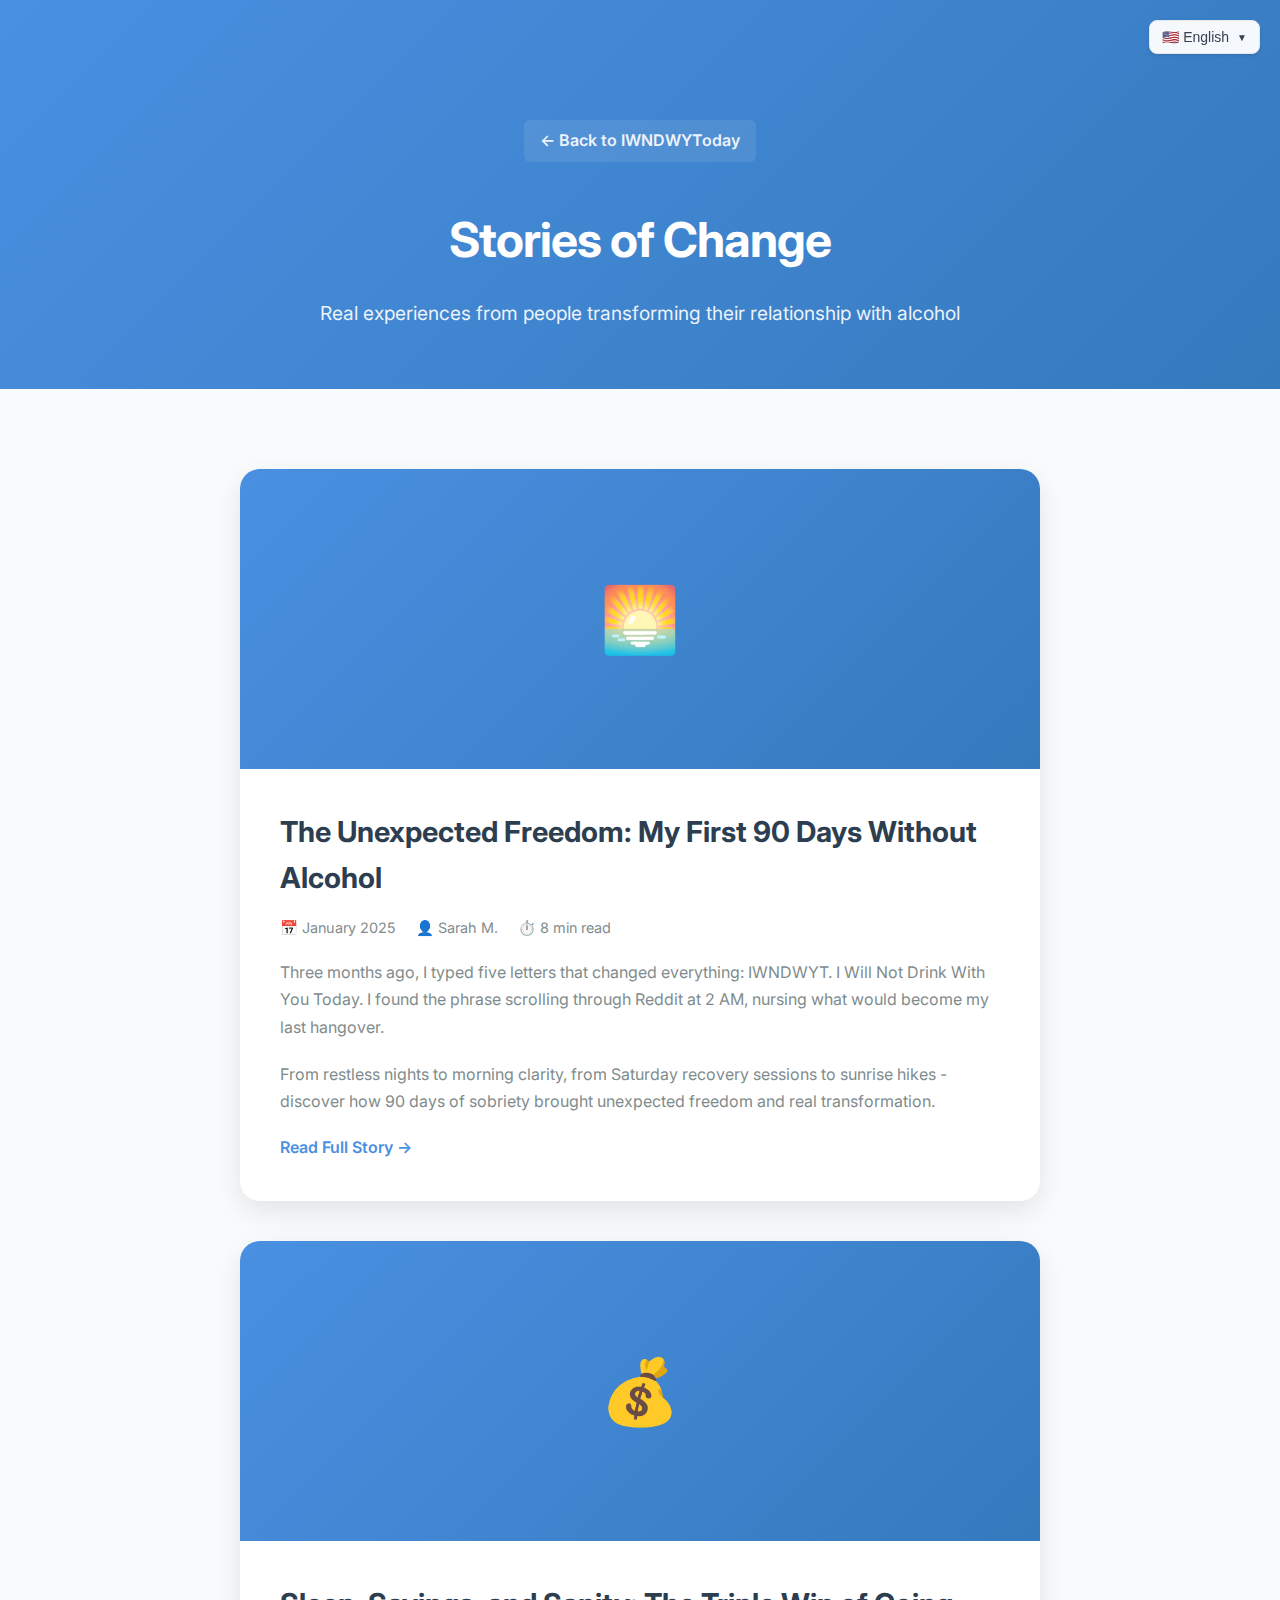
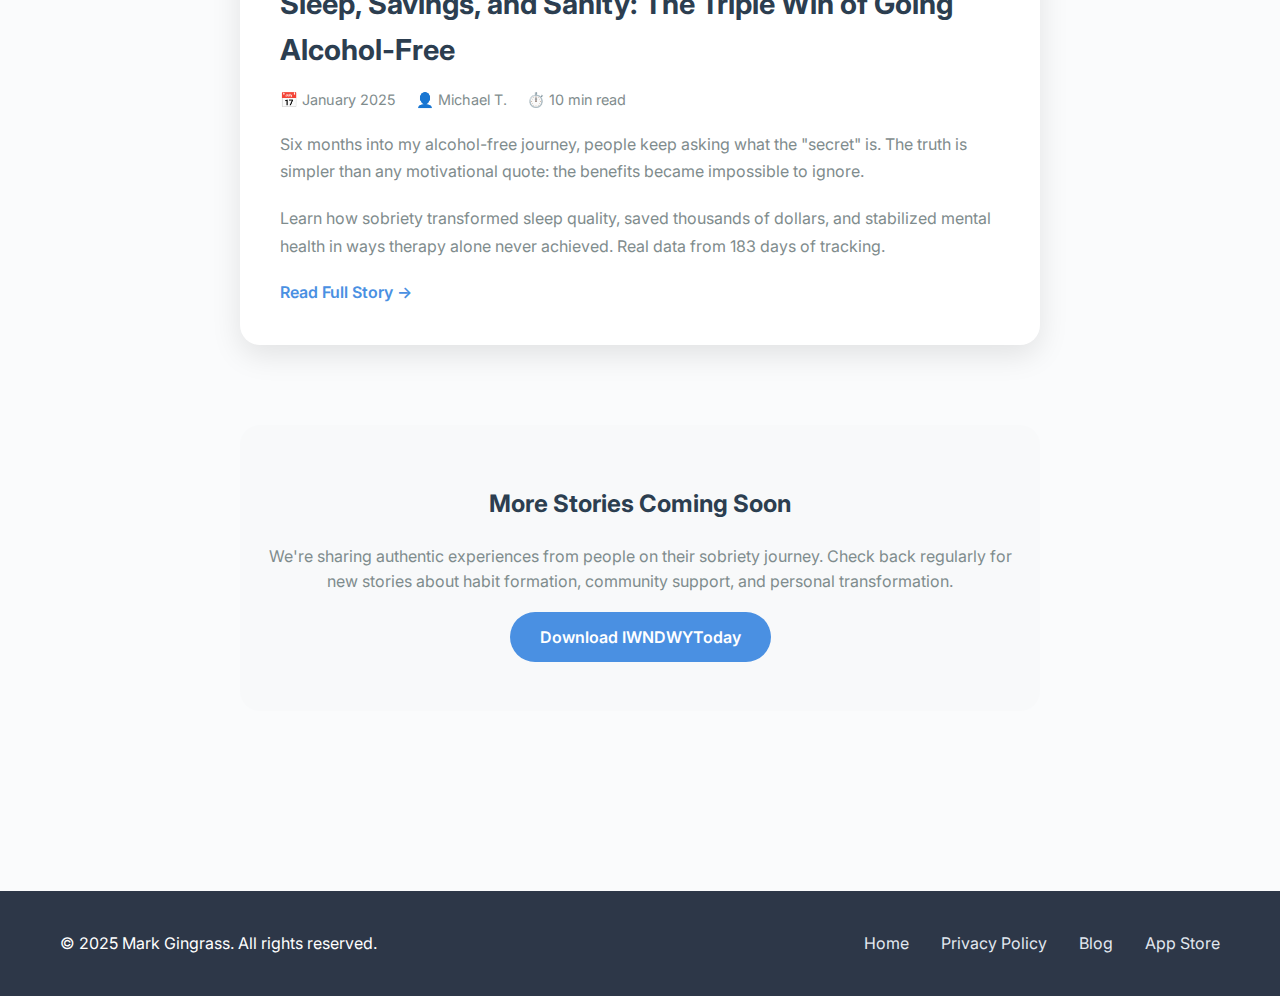
<file: blog.html>
<!DOCTYPE html>
<html lang="en">
<head>
    <meta charset="UTF-8">
    <meta name="viewport" content="width=device-width, initial-scale=1.0">
    <title>Blog - IWNDWYToday</title>
    <meta name="description" content="Read insights, tips, and stories about building better habits and breaking bad ones. The IWNDWYToday blog.">
    <link rel="stylesheet" href="styles.css">
    <link rel="preconnect" href="https://fonts.googleapis.com">
    <link rel="preconnect" href="https://fonts.gstatic.com" crossorigin>
    <link href="https://fonts.googleapis.com/css2?family=Inter:wght@300;400;600;700&display=swap" rel="stylesheet">
    
    <!-- Language alternates for SEO -->
    <link rel="alternate" hreflang="en" href="https://iwndwytoday.com/blog.html" />
    <link rel="alternate" hreflang="de" href="https://iwndwytoday.com/blog_de.html" />
    <link rel="alternate" hreflang="fr" href="https://iwndwytoday.com/blog_fr.html" />
    <link rel="alternate" hreflang="x-default" href="https://iwndwytoday.com/blog.html" />
</head>
<body>
    <div class="language-selector">
        <button class="language-btn" aria-expanded="false" aria-controls="language-dropdown" aria-label="Choose language">
            <span class="current-lang">🇺🇸 English</span>
            <span class="dropdown-arrow">▼</span>
        </button>
        <div id="language-dropdown" class="language-dropdown" role="listbox">
            <a href="blog.html" class="language-option active" role="option" lang="en">🇺🇸 English</a>
            <a href="blog_de.html" class="language-option" role="option" lang="de">🇩🇪 Deutsch</a>
            <a href="blog_fr.html" class="language-option" role="option" lang="fr">🇫🇷 Français</a>
        </div>
    </div>

    <style>
        .blog-header {
            padding: 120px 0 60px;
            background: linear-gradient(135deg, #4A90E2 0%, #357ABD 100%);
            color: white;
            text-align: center;
        }
        
        .blog-header h1 {
            font-size: 3rem;
            margin-bottom: 20px;
        }
        
        .blog-header p {
            font-size: 1.2rem;
            opacity: 0.9;
        }
        
        .blog-content {
            padding: 80px 0;
        }
        
        .blog-posts {
            display: grid;
            gap: 40px;
            margin-bottom: 60px;
        }
        
        .blog-post {
            background: white;
            border-radius: 20px;
            overflow: hidden;
            box-shadow: 0 10px 30px rgba(0,0,0,0.1);
            transition: transform 0.3s ease;
        }
        
        .blog-post:hover {
            transform: translateY(-5px);
        }
        
        .blog-post-image {
            height: 300px;
            background: linear-gradient(135deg, #4A90E2 0%, #357ABD 100%);
            display: flex;
            align-items: center;
            justify-content: center;
        }
        
        .blog-post-content {
            padding: 40px;
        }
        
        .blog-post h2 {
            font-size: 1.8rem;
            margin-bottom: 15px;
            color: #2c3e50;
        }
        
        .blog-post-meta {
            display: flex;
            gap: 20px;
            margin-bottom: 20px;
            color: #7f8c8d;
            font-size: 0.9rem;
            flex-wrap: wrap;
        }
        
        .blog-post p {
            color: #7f8c8d;
            line-height: 1.7;
            margin-bottom: 20px;
        }
        
        .read-more {
            color: #4A90E2;
            text-decoration: none;
            font-weight: 600;
        }
        
        .read-more:hover {
            text-decoration: underline;
        }
        
        .coming-soon {
            text-align: center;
            padding: 60px 20px;
            background: #f8f9fa;
            border-radius: 20px;
            margin: 40px 0;
        }
        
        .coming-soon h2 {
            color: #2c3e50;
            margin-bottom: 20px;
        }
        
        .coming-soon p {
            color: #7f8c8d;
            margin-bottom: 30px;
        }

        .back-link {
            color: white;
            text-decoration: none;
            font-weight: 600;
            margin-bottom: 40px;
            display: inline-block;
        }

        .back-link:hover {
            text-decoration: underline;
        }
    </style>

    <header class="blog-header">
        <div class="container">
            <a href="index.html" class="back-link">← Back to IWNDWYToday</a>
            <h1>Stories of Change</h1>
            <p>Real experiences from people transforming their relationship with alcohol</p>
        </div>
    </header>

    <main class="blog-content">
        <div class="container">
            <div class="blog-posts">
                <article class="blog-post">
                    <div class="blog-post-image">
                        <div class="placeholder-image" style="font-size: 4rem; color: white;">🌅</div>
                    </div>
                    <div class="blog-post-content">
                        <h2>The Unexpected Freedom: My First 90 Days Without Alcohol</h2>
                        <div class="blog-post-meta">
                            <span>📅 January 2025</span>
                            <span>👤 Sarah M.</span>
                            <span>⏱️ 8 min read</span>
                        </div>
                        <p>
                            Three months ago, I typed five letters that changed everything: IWNDWYT. I Will Not Drink With You Today. I found the phrase scrolling through Reddit at 2 AM, nursing what would become my last hangover.
                        </p>
                        <p>
                            From restless nights to morning clarity, from Saturday recovery sessions to sunrise hikes - discover how 90 days of sobriety brought unexpected freedom and real transformation.
                        </p>
                        <a href="blog-90-days-freedom.html" class="read-more">Read Full Story →</a>
                    </div>
                </article>

                <article class="blog-post">
                    <div class="blog-post-image">
                        <div class="placeholder-image" style="font-size: 4rem; color: white;">💰</div>
                    </div>
                    <div class="blog-post-content">
                        <h2>Sleep, Savings, and Sanity: The Triple Win of Going Alcohol-Free</h2>
                        <div class="blog-post-meta">
                            <span>📅 January 2025</span>
                            <span>👤 Michael T.</span>
                            <span>⏱️ 10 min read</span>
                        </div>
                        <p>
                            Six months into my alcohol-free journey, people keep asking what the "secret" is. The truth is simpler than any motivational quote: the benefits became impossible to ignore.
                        </p>
                        <p>
                            Learn how sobriety transformed sleep quality, saved thousands of dollars, and stabilized mental health in ways therapy alone never achieved. Real data from 183 days of tracking.
                        </p>
                        <a href="blog-triple-win.html" class="read-more">Read Full Story →</a>
                    </div>
                </article>
                
                <div class="coming-soon">
                    <h2>More Stories Coming Soon</h2>
                    <p>We're sharing authentic experiences from people on their sobriety journey. Check back regularly for new stories about habit formation, community support, and personal transformation.</p>
                    <a href="https://apps.apple.com/us/app/iwndwytoday/id6747836739" class="btn-primary" style="background: #4A90E2; color: white; padding: 15px 30px; border-radius: 25px; text-decoration: none; font-weight: 600;">Download IWNDWYToday</a>
                </div>
            </div>
        </div>
    </main>

    <footer class="footer">
        <div class="container">
            <div class="footer-content">
                <p>&copy; 2025 Mark Gingrass. All rights reserved.</p>
                <div class="footer-links">
                    <a href="index.html">Home</a>
                    <a href="privacy.html">Privacy Policy</a>
                    <a href="blog.html">Blog</a>
                    <a href="https://apps.apple.com/us/app/iwndwytoday/id6747836739" target="_blank">App Store</a>
                </div>
            </div>
        </div>
    </footer>

    <script>
        // Language selector functionality
        document.addEventListener('DOMContentLoaded', function() {
            const langBtn = document.querySelector('.language-btn');
            const langDropdown = document.querySelector('.language-dropdown');
            
            langBtn.addEventListener('click', function() {
                const isExpanded = langBtn.getAttribute('aria-expanded') === 'true';
                langBtn.setAttribute('aria-expanded', !isExpanded);
                langDropdown.classList.toggle('show');
            });
            
            // Close dropdown when clicking outside
            document.addEventListener('click', function(e) {
                if (!e.target.closest('.language-selector')) {
                    langBtn.setAttribute('aria-expanded', 'false');
                    langDropdown.classList.remove('show');
                }
            });
        });

        // Store language preference when user clicks language selector
        document.querySelectorAll('.language-option').forEach(option => {
            option.addEventListener('click', function() {
                const lang = this.getAttribute('lang');
                localStorage.setItem('preferred-language', lang);
            });
        });
    </script>
</body>
</html>
</file>
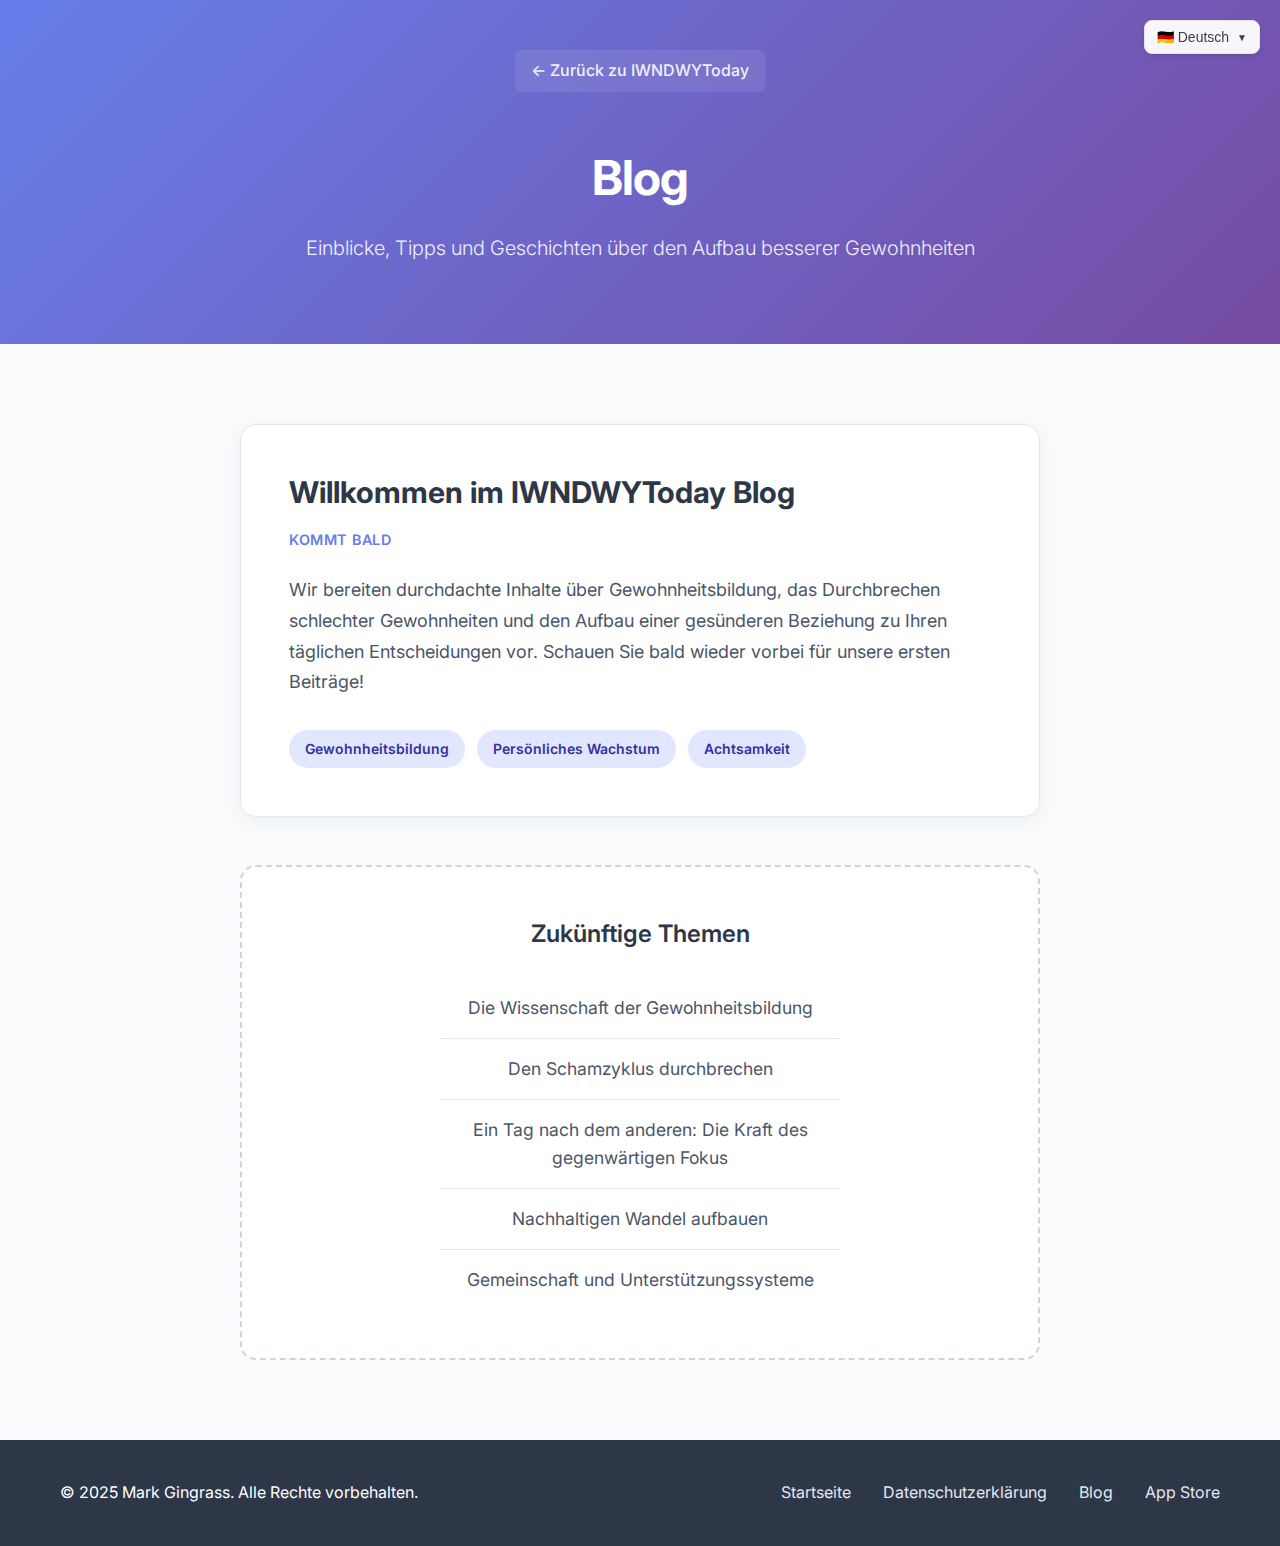
<file: blog_de.html>
<!DOCTYPE html>
<html lang="de">
<head>
    <meta charset="UTF-8">
    <meta name="viewport" content="width=device-width, initial-scale=1.0">
    <title>Blog - IWNDWYToday</title>
    <meta name="description" content="Lesen Sie Einblicke, Tipps und Geschichten über den Aufbau besserer Gewohnheiten und das Durchbrechen schlechter. Der IWNDWYToday Blog.">
    <link rel="stylesheet" href="styles.css">
    <link rel="preconnect" href="https://fonts.googleapis.com">
    <link rel="preconnect" href="https://fonts.gstatic.com" crossorigin>
    <link href="https://fonts.googleapis.com/css2?family=Inter:wght@300;400;600;700&display=swap" rel="stylesheet">
    
    <!-- Language alternates for SEO -->
    <link rel="alternate" hreflang="en" href="https://iwndwytoday.com/blog.html" />
    <link rel="alternate" hreflang="de" href="https://iwndwytoday.com/blog_de.html" />
    <link rel="alternate" hreflang="fr" href="https://iwndwytoday.com/blog_fr.html" />
    <link rel="alternate" hreflang="x-default" href="https://iwndwytoday.com/blog.html" />
</head>
<body>
    <div class="language-selector">
        <button class="language-btn" aria-expanded="false" aria-controls="language-dropdown" aria-label="Sprache wählen">
            <span class="current-lang">🇩🇪 Deutsch</span>
            <span class="dropdown-arrow">▼</span>
        </button>
        <div id="language-dropdown" class="language-dropdown" role="listbox">
            <a href="blog.html" class="language-option" role="option" lang="en">🇺🇸 English</a>
            <a href="blog_de.html" class="language-option active" role="option" lang="de">🇩🇪 Deutsch</a>
            <a href="blog_fr.html" class="language-option" role="option" lang="fr">🇫🇷 Français</a>
        </div>
    </div>

    <header class="blog-header">
        <div class="container">
            <nav class="blog-nav">
                <a href="index_de.html" class="back-link">← Zurück zu IWNDWYToday</a>
            </nav>
            <h1>Blog</h1>
            <p class="blog-subtitle">Einblicke, Tipps und Geschichten über den Aufbau besserer Gewohnheiten</p>
        </div>
    </header>

    <main class="blog-content">
        <div class="container">
            <div class="blog-posts">
                <div class="blog-post-preview">
                    <h2>Willkommen im IWNDWYToday Blog</h2>
                    <p class="post-date">Kommt bald</p>
                    <p class="post-excerpt">Wir bereiten durchdachte Inhalte über Gewohnheitsbildung, das Durchbrechen schlechter Gewohnheiten und den Aufbau einer gesünderen Beziehung zu Ihren täglichen Entscheidungen vor. Schauen Sie bald wieder vorbei für unsere ersten Beiträge!</p>
                    <div class="post-topics">
                        <span class="topic-tag">Gewohnheitsbildung</span>
                        <span class="topic-tag">Persönliches Wachstum</span>
                        <span class="topic-tag">Achtsamkeit</span>
                    </div>
                </div>
                
                <div class="blog-placeholder">
                    <h3>Zukünftige Themen</h3>
                    <ul>
                        <li>Die Wissenschaft der Gewohnheitsbildung</li>
                        <li>Den Schamzyklus durchbrechen</li>
                        <li>Ein Tag nach dem anderen: Die Kraft des gegenwärtigen Fokus</li>
                        <li>Nachhaltigen Wandel aufbauen</li>
                        <li>Gemeinschaft und Unterstützungssysteme</li>
                    </ul>
                </div>
            </div>
        </div>
    </main>

    <footer class="footer">
        <div class="container">
            <div class="footer-content">
                <p>&copy; 2025 Mark Gingrass. Alle Rechte vorbehalten.</p>
                <div class="footer-links">
                    <a href="index_de.html">Startseite</a>
                    <a href="privacy_de.html">Datenschutzerklärung</a>
                    <a href="blog_de.html">Blog</a>
                    <a href="https://apps.apple.com/us/app/iwndwytoday/id6747836739" target="_blank">App Store</a>
                </div>
            </div>
        </div>
    </footer>

    <script>
        // Language selector functionality
        document.addEventListener('DOMContentLoaded', function() {
            const langBtn = document.querySelector('.language-btn');
            const langDropdown = document.querySelector('.language-dropdown');
            
            langBtn.addEventListener('click', function() {
                const isExpanded = langBtn.getAttribute('aria-expanded') === 'true';
                langBtn.setAttribute('aria-expanded', !isExpanded);
                langDropdown.classList.toggle('show');
            });
            
            // Close dropdown when clicking outside
            document.addEventListener('click', function(e) {
                if (!e.target.closest('.language-selector')) {
                    langBtn.setAttribute('aria-expanded', 'false');
                    langDropdown.classList.remove('show');
                }
            });
        });

        // Store language preference when user clicks language selector
        document.querySelectorAll('.language-option').forEach(option => {
            option.addEventListener('click', function() {
                const lang = this.getAttribute('lang');
                localStorage.setItem('preferred-language', lang);
            });
        });
    </script>
</body>
</html>
</file>
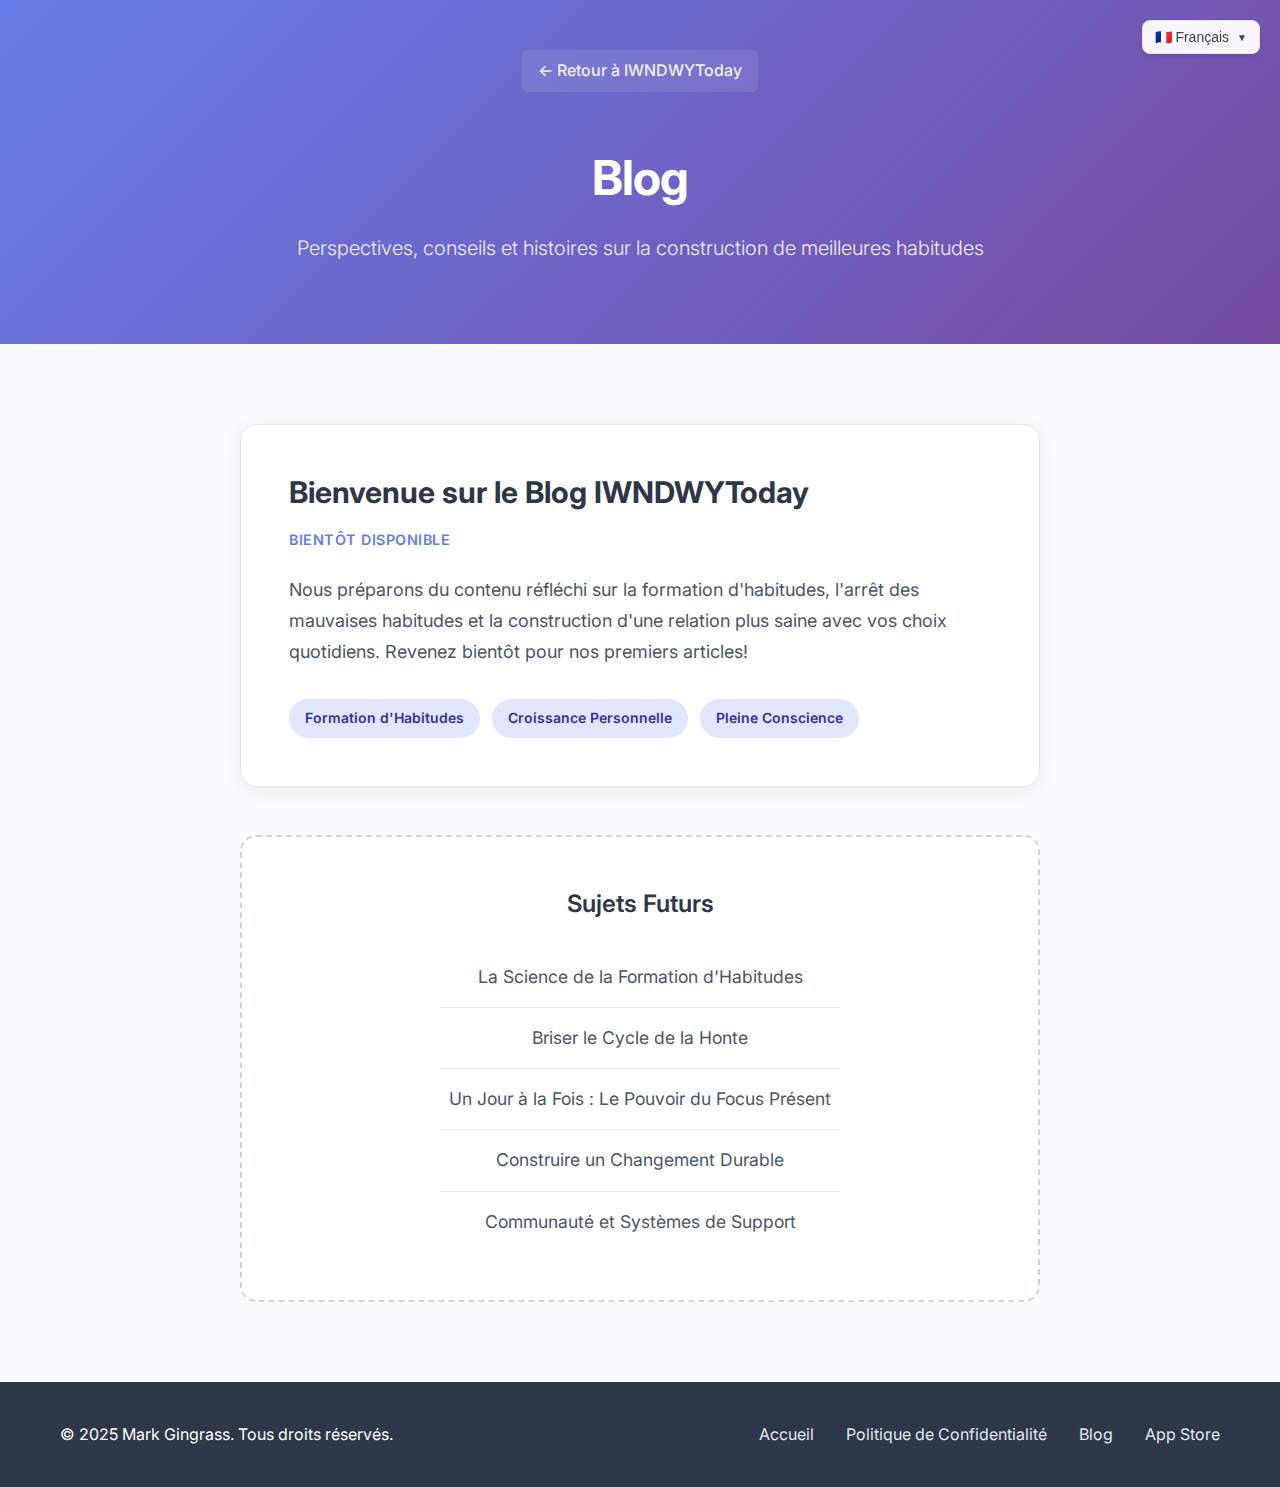
<file: blog_fr.html>
<!DOCTYPE html>
<html lang="fr">
<head>
    <meta charset="UTF-8">
    <meta name="viewport" content="width=device-width, initial-scale=1.0">
    <title>Blog - IWNDWYToday</title>
    <meta name="description" content="Lisez des perspectives, conseils et histoires sur la construction de meilleures habitudes et l'arrêt des mauvaises. Le blog IWNDWYToday.">
    <link rel="stylesheet" href="styles.css">
    <link rel="preconnect" href="https://fonts.googleapis.com">
    <link rel="preconnect" href="https://fonts.gstatic.com" crossorigin>
    <link href="https://fonts.googleapis.com/css2?family=Inter:wght@300;400;600;700&display=swap" rel="stylesheet">
    
    <!-- Language alternates for SEO -->
    <link rel="alternate" hreflang="en" href="https://iwndwytoday.com/blog.html" />
    <link rel="alternate" hreflang="de" href="https://iwndwytoday.com/blog_de.html" />
    <link rel="alternate" hreflang="fr" href="https://iwndwytoday.com/blog_fr.html" />
    <link rel="alternate" hreflang="x-default" href="https://iwndwytoday.com/blog.html" />
</head>
<body>
    <div class="language-selector">
        <button class="language-btn" aria-expanded="false" aria-controls="language-dropdown" aria-label="Choisir la langue">
            <span class="current-lang">🇫🇷 Français</span>
            <span class="dropdown-arrow">▼</span>
        </button>
        <div id="language-dropdown" class="language-dropdown" role="listbox">
            <a href="blog.html" class="language-option" role="option" lang="en">🇺🇸 English</a>
            <a href="blog_de.html" class="language-option" role="option" lang="de">🇩🇪 Deutsch</a>
            <a href="blog_fr.html" class="language-option active" role="option" lang="fr">🇫🇷 Français</a>
        </div>
    </div>

    <header class="blog-header">
        <div class="container">
            <nav class="blog-nav">
                <a href="index_fr.html" class="back-link">← Retour à IWNDWYToday</a>
            </nav>
            <h1>Blog</h1>
            <p class="blog-subtitle">Perspectives, conseils et histoires sur la construction de meilleures habitudes</p>
        </div>
    </header>

    <main class="blog-content">
        <div class="container">
            <div class="blog-posts">
                <div class="blog-post-preview">
                    <h2>Bienvenue sur le Blog IWNDWYToday</h2>
                    <p class="post-date">Bientôt disponible</p>
                    <p class="post-excerpt">Nous préparons du contenu réfléchi sur la formation d'habitudes, l'arrêt des mauvaises habitudes et la construction d'une relation plus saine avec vos choix quotidiens. Revenez bientôt pour nos premiers articles!</p>
                    <div class="post-topics">
                        <span class="topic-tag">Formation d'Habitudes</span>
                        <span class="topic-tag">Croissance Personnelle</span>
                        <span class="topic-tag">Pleine Conscience</span>
                    </div>
                </div>
                
                <div class="blog-placeholder">
                    <h3>Sujets Futurs</h3>
                    <ul>
                        <li>La Science de la Formation d'Habitudes</li>
                        <li>Briser le Cycle de la Honte</li>
                        <li>Un Jour à la Fois : Le Pouvoir du Focus Présent</li>
                        <li>Construire un Changement Durable</li>
                        <li>Communauté et Systèmes de Support</li>
                    </ul>
                </div>
            </div>
        </div>
    </main>

    <footer class="footer">
        <div class="container">
            <div class="footer-content">
                <p>&copy; 2025 Mark Gingrass. Tous droits réservés.</p>
                <div class="footer-links">
                    <a href="index_fr.html">Accueil</a>
                    <a href="privacy_fr.html">Politique de Confidentialité</a>
                    <a href="blog_fr.html">Blog</a>
                    <a href="https://apps.apple.com/us/app/iwndwytoday/id6747836739" target="_blank">App Store</a>
                </div>
            </div>
        </div>
    </footer>

    <script>
        // Language selector functionality
        document.addEventListener('DOMContentLoaded', function() {
            const langBtn = document.querySelector('.language-btn');
            const langDropdown = document.querySelector('.language-dropdown');
            
            langBtn.addEventListener('click', function() {
                const isExpanded = langBtn.getAttribute('aria-expanded') === 'true';
                langBtn.setAttribute('aria-expanded', !isExpanded);
                langDropdown.classList.toggle('show');
            });
            
            // Close dropdown when clicking outside
            document.addEventListener('click', function(e) {
                if (!e.target.closest('.language-selector')) {
                    langBtn.setAttribute('aria-expanded', 'false');
                    langDropdown.classList.remove('show');
                }
            });
        });

        // Store language preference when user clicks language selector
        document.querySelectorAll('.language-option').forEach(option => {
            option.addEventListener('click', function() {
                const lang = this.getAttribute('lang');
                localStorage.setItem('preferred-language', lang);
            });
        });
    </script>
</body>
</html>
</file>
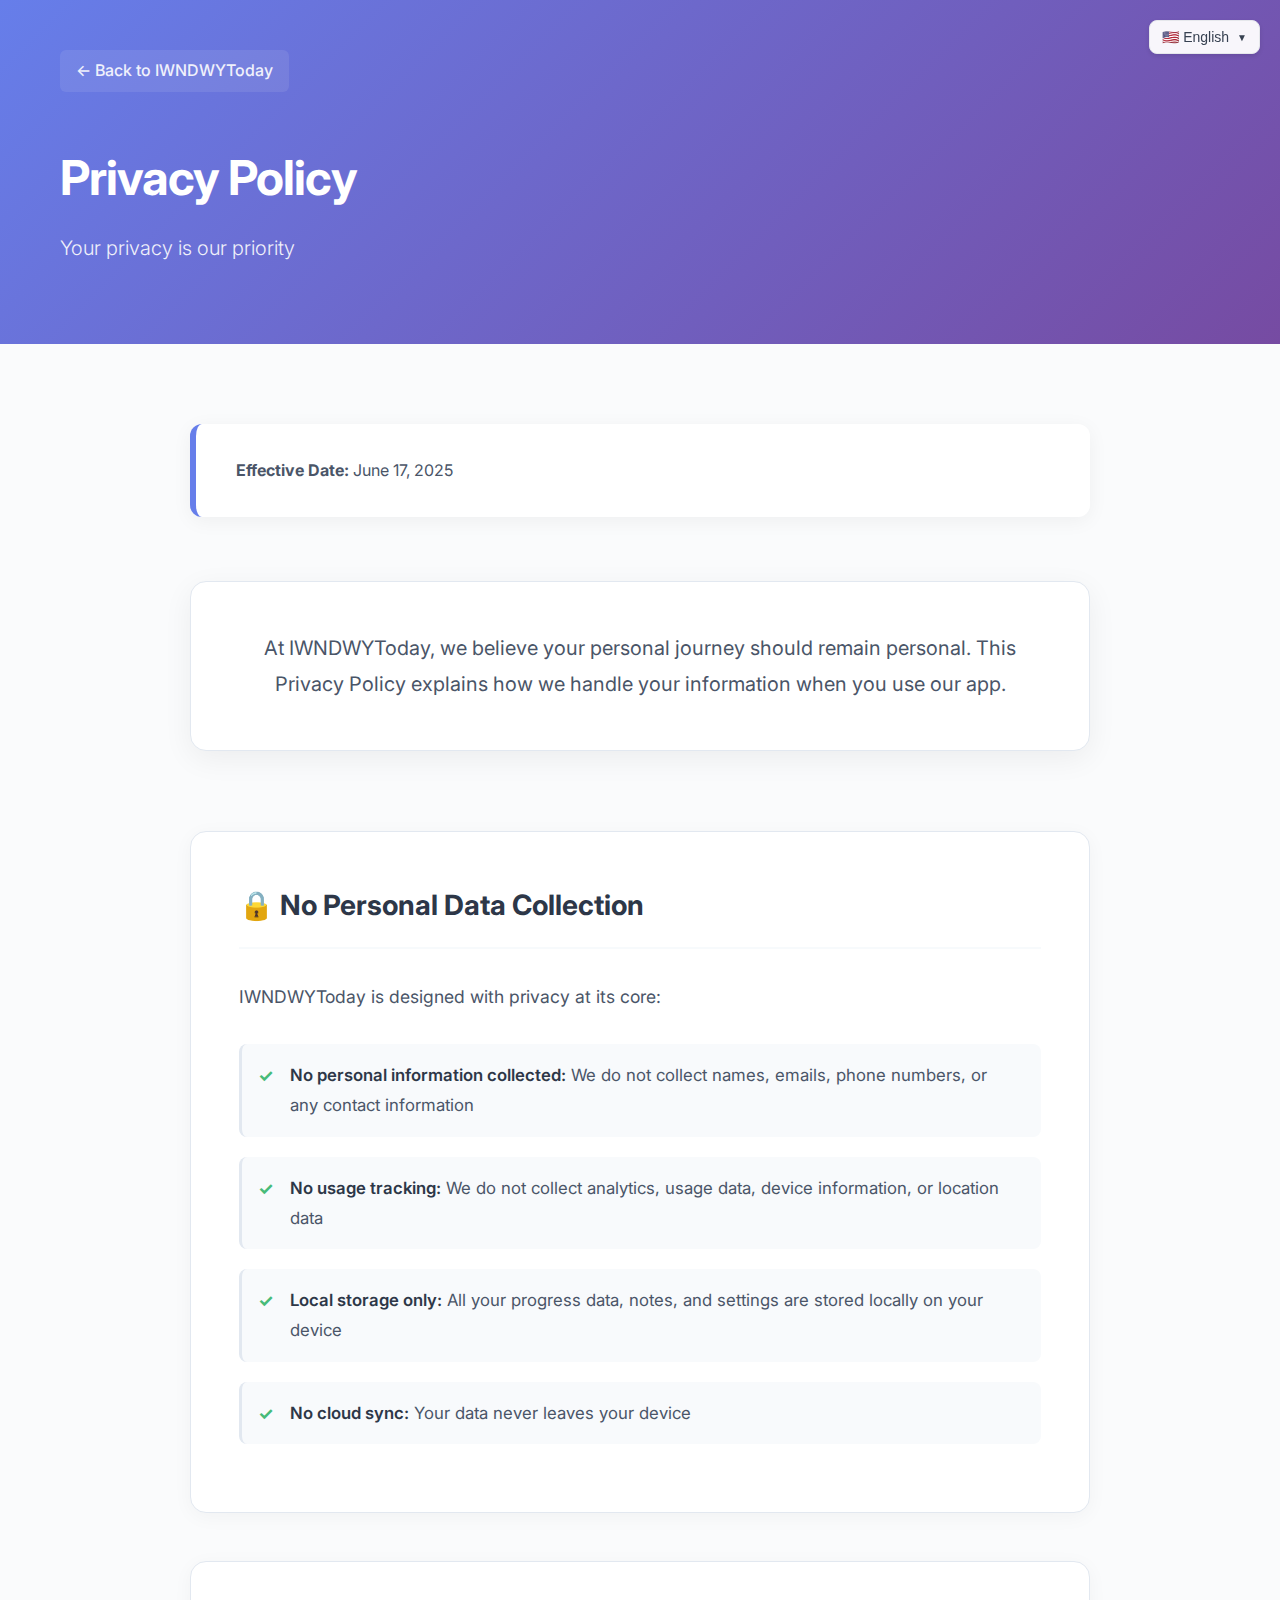
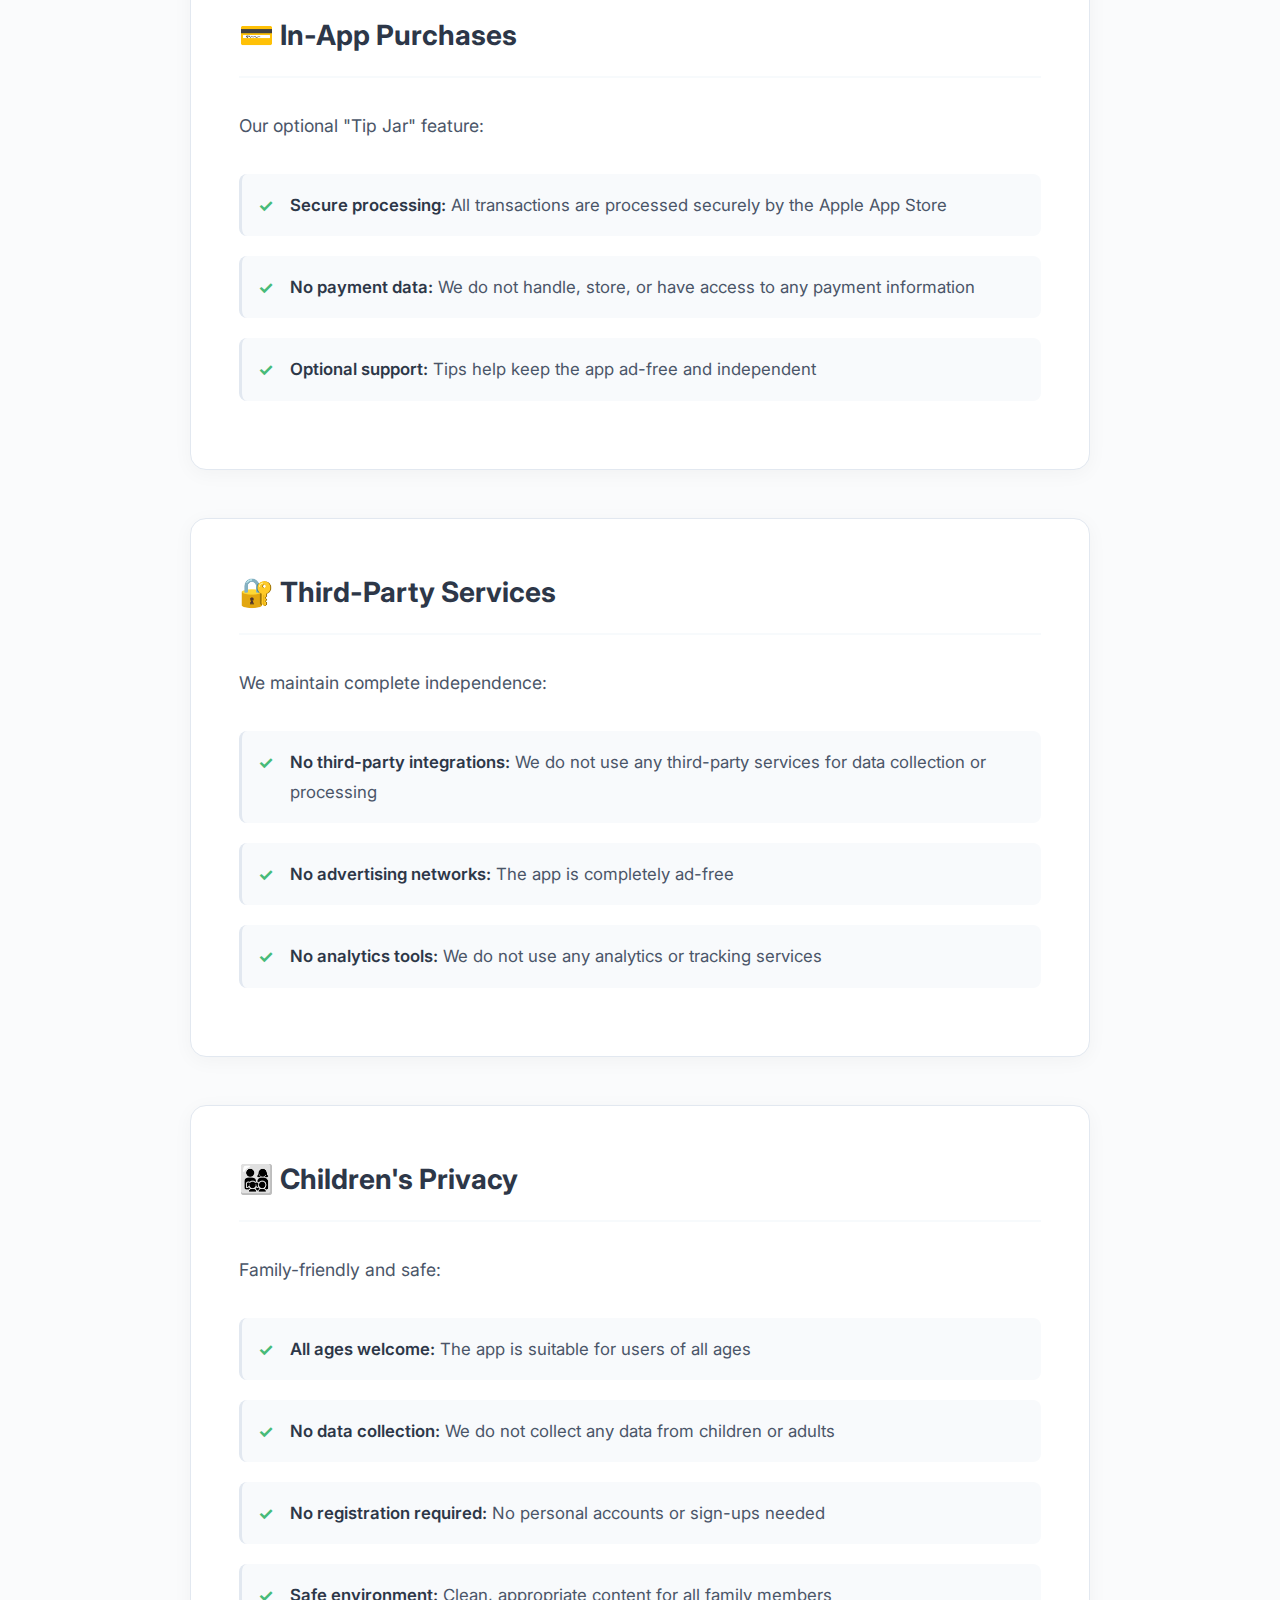
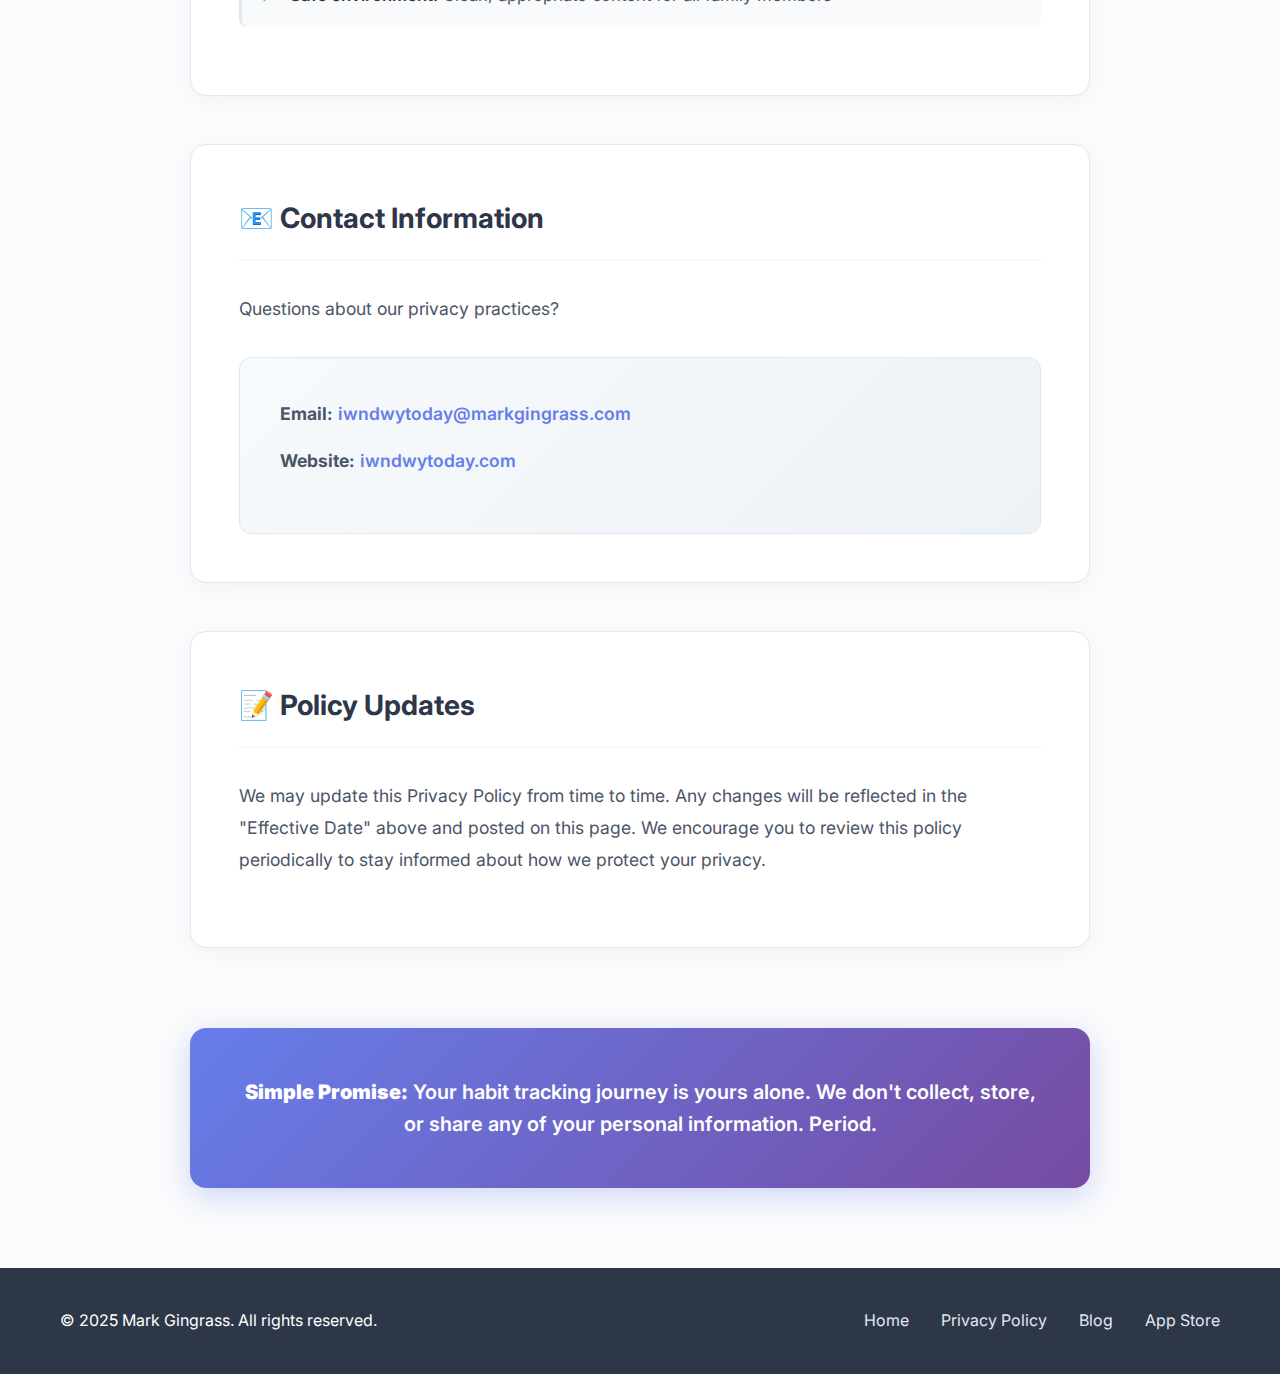
<file: privacy.html>
<!DOCTYPE html>
<html lang="en">
<head>
    <meta charset="UTF-8">
    <meta name="viewport" content="width=device-width, initial-scale=1.0">
    <title>Privacy Policy - IWNDWYToday</title>
    <meta name="description" content="Privacy Policy for IWNDWYToday app - No data collection, complete privacy protection for your habit tracking journey.">
    <link rel="stylesheet" href="styles.css">
    <link rel="preconnect" href="https://fonts.googleapis.com">
    <link rel="preconnect" href="https://fonts.gstatic.com" crossorigin>
    <link href="https://fonts.googleapis.com/css2?family=Inter:wght@300;400;600;700&display=swap" rel="stylesheet">
    
    <!-- Language alternates for SEO -->
    <link rel="alternate" hreflang="en" href="https://iwndwytoday.com/privacy.html" />
    <link rel="alternate" hreflang="de" href="https://iwndwytoday.com/privacy_de.html" />
    <link rel="alternate" hreflang="fr" href="https://iwndwytoday.com/privacy_fr.html" />
    <link rel="alternate" hreflang="x-default" href="https://iwndwytoday.com/privacy.html" />
</head>
<body>
    <div class="language-selector">
        <button class="language-btn" aria-expanded="false" aria-controls="language-dropdown" aria-label="Choose language">
            <span class="current-lang">🇺🇸 English</span>
            <span class="dropdown-arrow">▼</span>
        </button>
        <div id="language-dropdown" class="language-dropdown" role="listbox">
            <a href="privacy.html" class="language-option active" role="option" lang="en">🇺🇸 English</a>
            <a href="privacy_de.html" class="language-option" role="option" lang="de">🇩🇪 Deutsch</a>
            <a href="privacy_fr.html" class="language-option" role="option" lang="fr">🇫🇷 Français</a>
        </div>
    </div>
    <header class="privacy-header">
        <div class="container">
            <nav class="privacy-nav">
                <a href="index.html" class="back-link">← Back to IWNDWYToday</a>
            </nav>
            <h1>Privacy Policy</h1>
            <p class="privacy-subtitle">Your privacy is our priority</p>
        </div>
    </header>

    <main class="privacy-content">
        <div class="container">
            <div class="privacy-document">
                <div class="effective-date">
                    <strong>Effective Date:</strong> June 17, 2025
                </div>

                <div class="privacy-intro">
                    <p>At IWNDWYToday, we believe your personal journey should remain personal. This Privacy Policy explains how we handle your information when you use our app.</p>
                </div>

                <section class="privacy-section">
                    <h2>🔒 No Personal Data Collection</h2>
                    <p>IWNDWYToday is designed with privacy at its core:</p>
                    <ul>
                        <li><strong>No personal information collected:</strong> We do not collect names, emails, phone numbers, or any contact information</li>
                        <li><strong>No usage tracking:</strong> We do not collect analytics, usage data, device information, or location data</li>
                        <li><strong>Local storage only:</strong> All your progress data, notes, and settings are stored locally on your device</li>
                        <li><strong>No cloud sync:</strong> Your data never leaves your device</li>
                    </ul>
                </section>

                <section class="privacy-section">
                    <h2>💳 In-App Purchases</h2>
                    <p>Our optional "Tip Jar" feature:</p>
                    <ul>
                        <li><strong>Secure processing:</strong> All transactions are processed securely by the Apple App Store</li>
                        <li><strong>No payment data:</strong> We do not handle, store, or have access to any payment information</li>
                        <li><strong>Optional support:</strong> Tips help keep the app ad-free and independent</li>
                    </ul>
                </section>

                <section class="privacy-section">
                    <h2>🔐 Third-Party Services</h2>
                    <p>We maintain complete independence:</p>
                    <ul>
                        <li><strong>No third-party integrations:</strong> We do not use any third-party services for data collection or processing</li>
                        <li><strong>No advertising networks:</strong> The app is completely ad-free</li>
                        <li><strong>No analytics tools:</strong> We do not use any analytics or tracking services</li>
                    </ul>
                </section>

                <section class="privacy-section">
                    <h2>👨‍👩‍👧‍👦 Children's Privacy</h2>
                    <p>Family-friendly and safe:</p>
                    <ul>
                        <li><strong>All ages welcome:</strong> The app is suitable for users of all ages</li>
                        <li><strong>No data collection:</strong> We do not collect any data from children or adults</li>
                        <li><strong>No registration required:</strong> No personal accounts or sign-ups needed</li>
                        <li><strong>Safe environment:</strong> Clean, appropriate content for all family members</li>
                    </ul>
                </section>

                <section class="privacy-section">
                    <h2>📧 Contact Information</h2>
                    <p>Questions about our privacy practices?</p>
                    <div class="contact-info">
                        <p><strong>Email:</strong> <a href="mailto:iwndwytoday@markgingrass.com">iwndwytoday@markgingrass.com</a></p>
                        <p><strong>Website:</strong> <a href="https://iwndwytoday.com" target="_blank">iwndwytoday.com</a></p>
                    </div>
                </section>

                <section class="privacy-section">
                    <h2>📝 Policy Updates</h2>
                    <p>We may update this Privacy Policy from time to time. Any changes will be reflected in the "Effective Date" above and posted on this page. We encourage you to review this policy periodically to stay informed about how we protect your privacy.</p>
                </section>

                <div class="privacy-footer">
                    <p><strong>Simple Promise:</strong> Your habit tracking journey is yours alone. We don't collect, store, or share any of your personal information. Period.</p>
                </div>
            </div>
        </div>
    </main>

    <footer class="footer">
        <div class="container">
            <div class="footer-content">
                <p>&copy; 2025 Mark Gingrass. All rights reserved.</p>
                <div class="footer-links">
                    <a href="index.html">Home</a>
                    <a href="privacy.html">Privacy Policy</a>
                    <a href="blog.html">Blog</a>
                    <a href="https://apps.apple.com/us/app/iwndwytoday/id6747836739" target="_blank">App Store</a>
                </div>
            </div>
        </div>
    </footer>

    <script>
        // Language selector functionality
        document.addEventListener('DOMContentLoaded', function() {
            const langBtn = document.querySelector('.language-btn');
            const langDropdown = document.querySelector('.language-dropdown');
            
            langBtn.addEventListener('click', function() {
                const isExpanded = langBtn.getAttribute('aria-expanded') === 'true';
                langBtn.setAttribute('aria-expanded', !isExpanded);
                langDropdown.classList.toggle('show');
            });
            
            // Close dropdown when clicking outside
            document.addEventListener('click', function(e) {
                if (!e.target.closest('.language-selector')) {
                    langBtn.setAttribute('aria-expanded', 'false');
                    langDropdown.classList.remove('show');
                }
            });
        });

        // Store language preference when user clicks language selector
        document.querySelectorAll('.language-option').forEach(option => {
            option.addEventListener('click', function() {
                const lang = this.getAttribute('lang');
                localStorage.setItem('preferred-language', lang);
            });
        });
    </script>
</body>
</html>
</file>
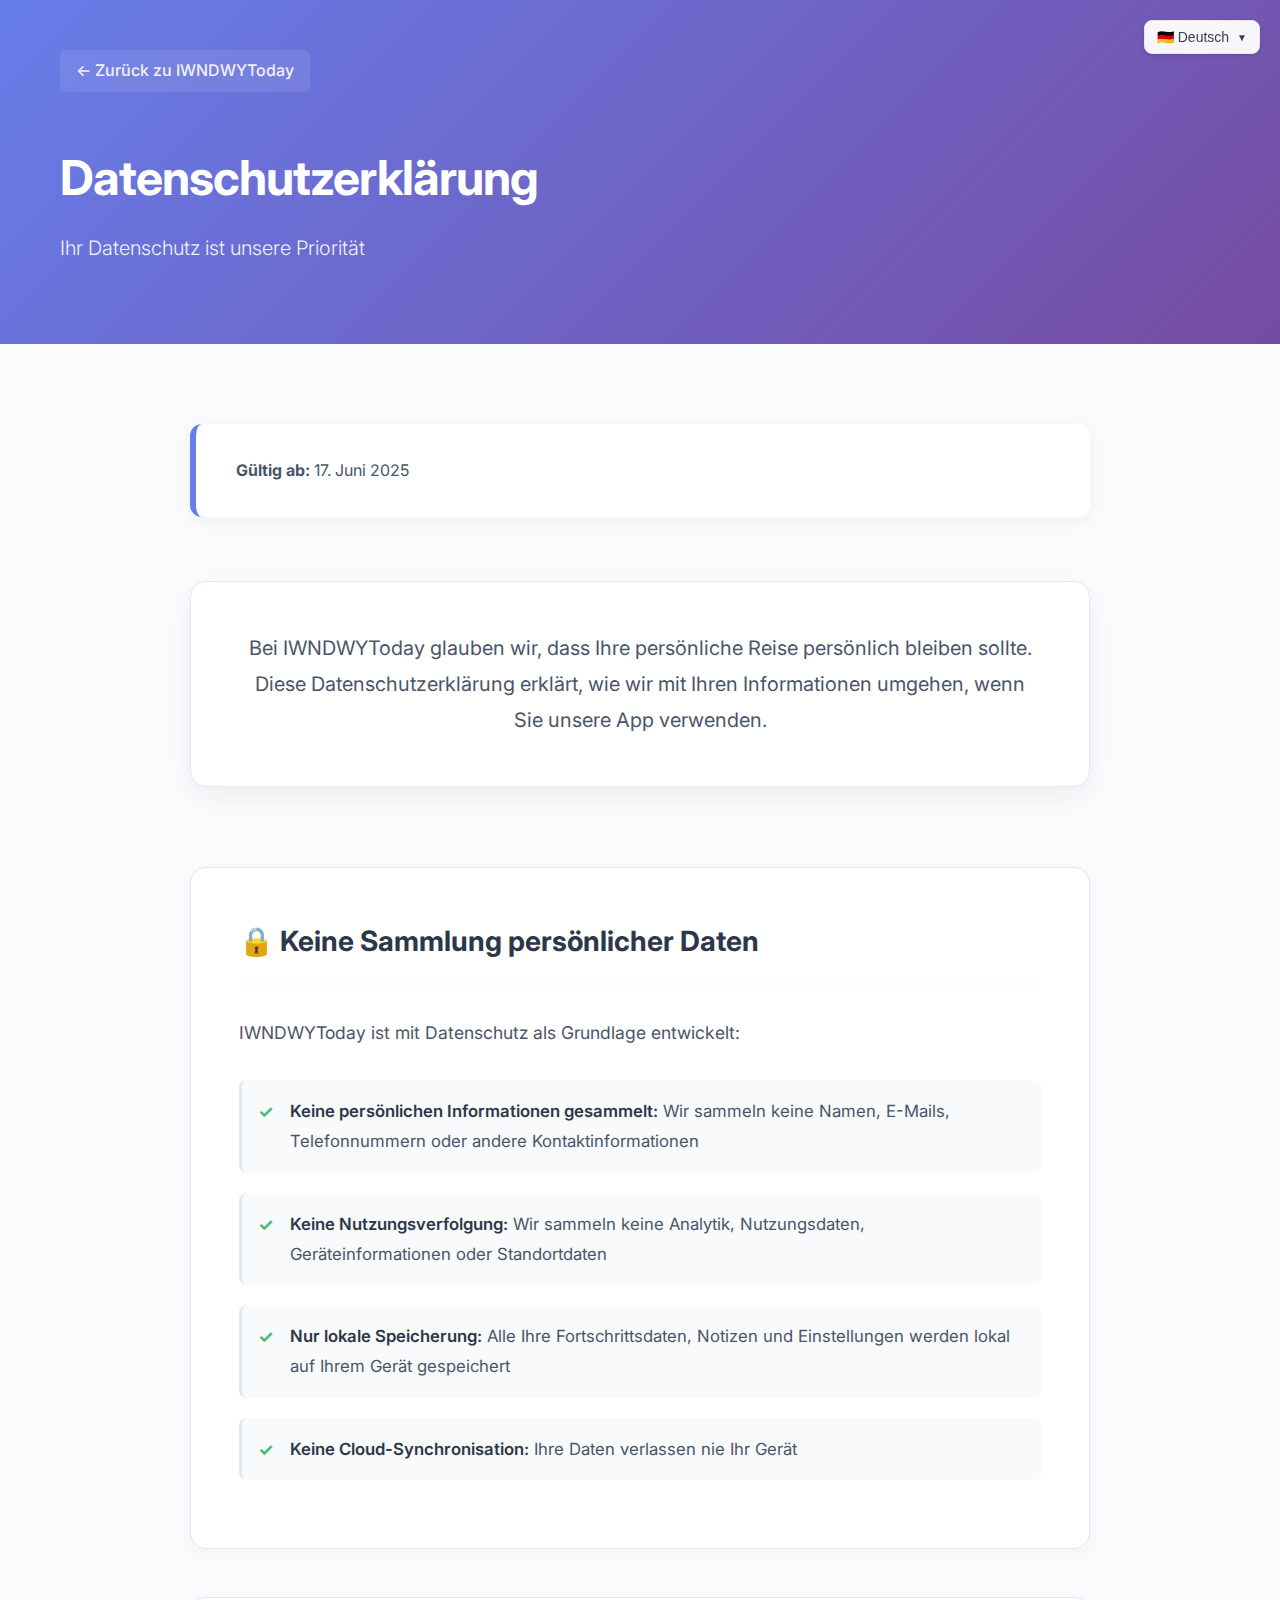
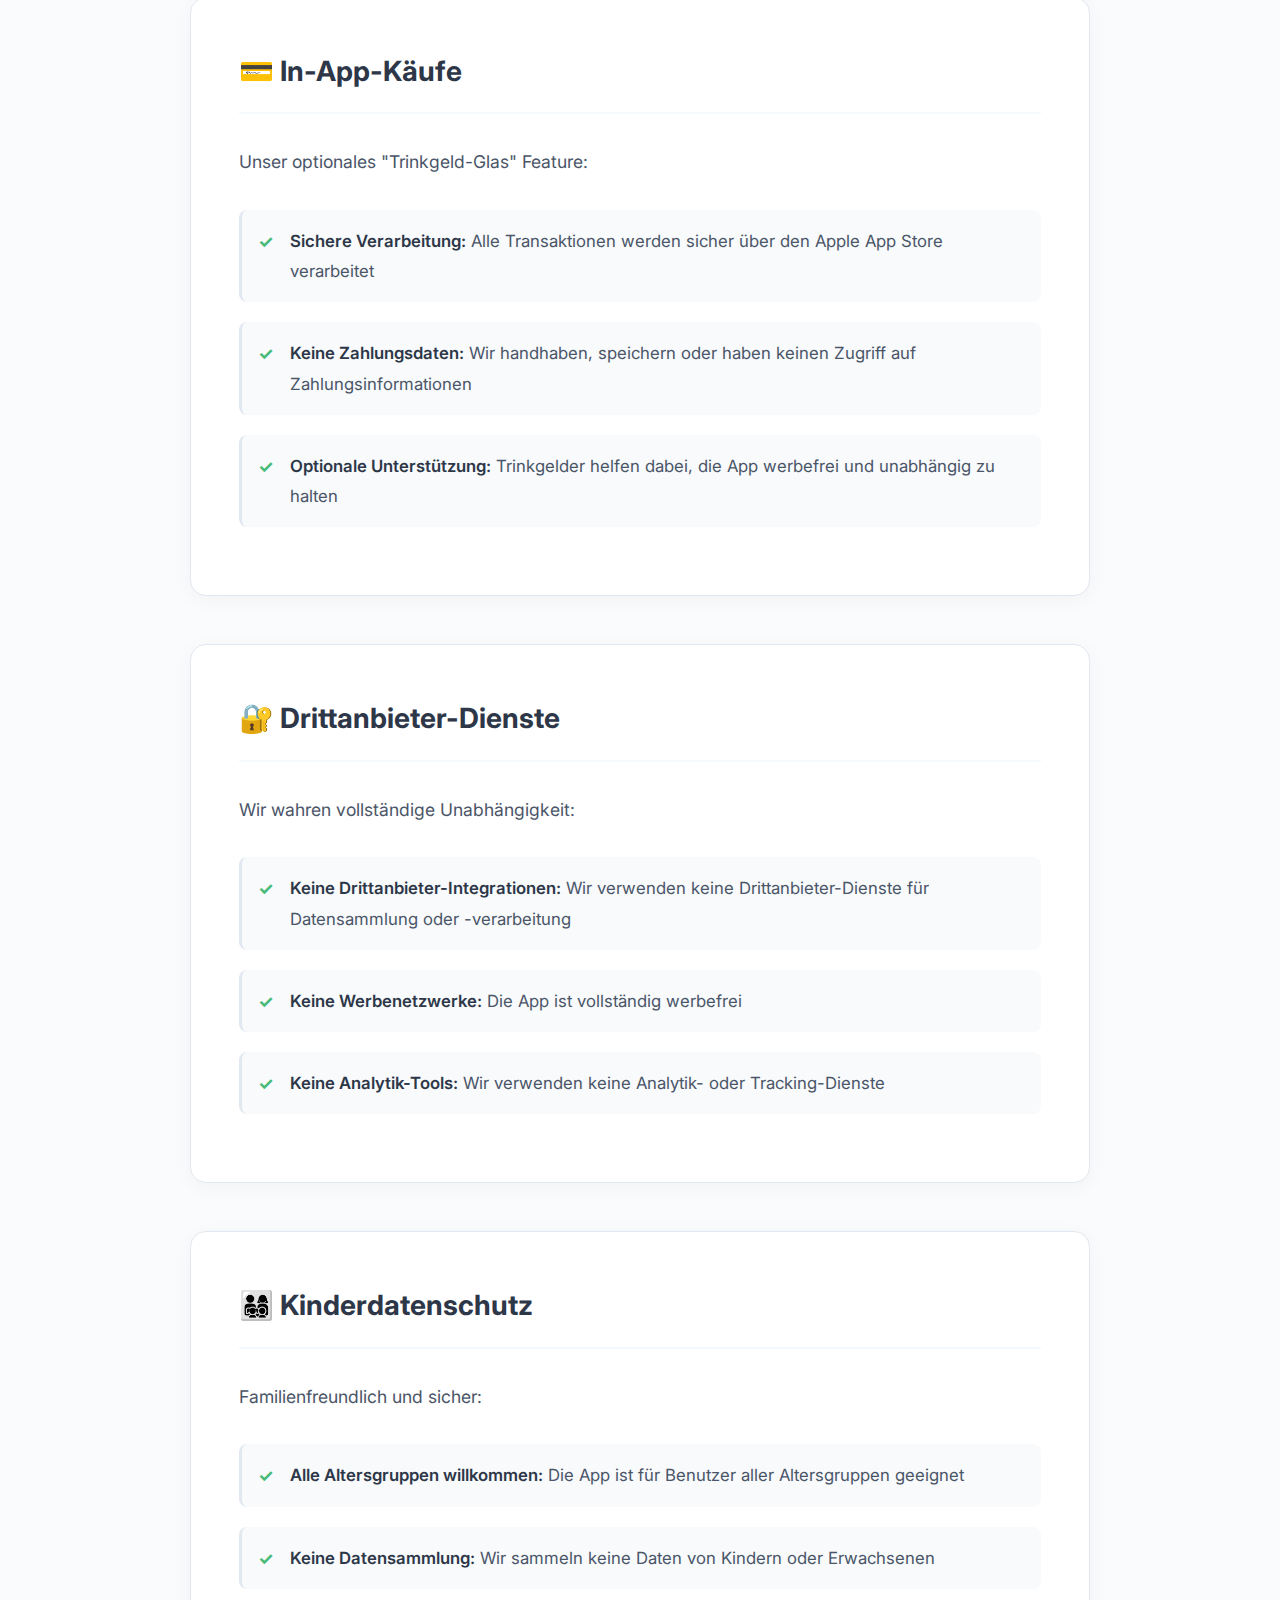
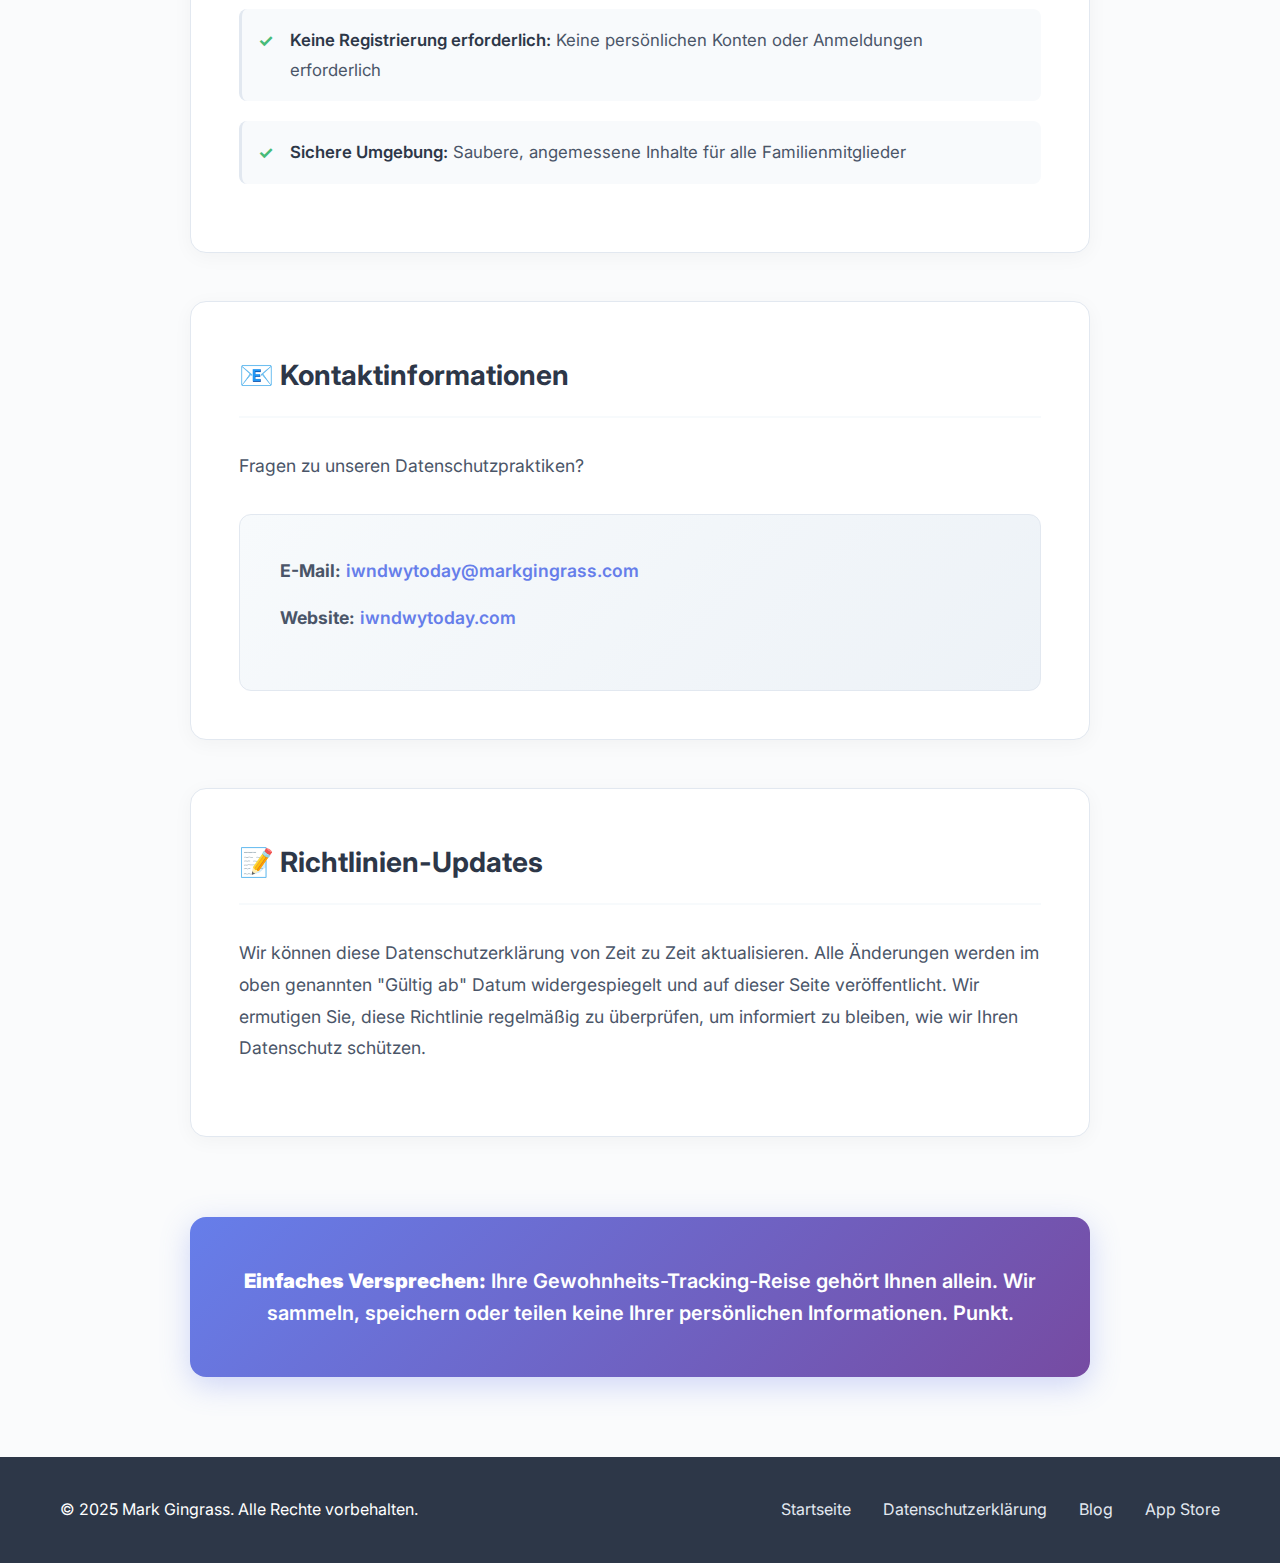
<file: privacy_de.html>
<!DOCTYPE html>
<html lang="de">
<head>
    <meta charset="UTF-8">
    <meta name="viewport" content="width=device-width, initial-scale=1.0">
    <title>Datenschutzerklärung - IWNDWYToday</title>
    <meta name="description" content="Datenschutzerklärung für IWNDWYToday App - Keine Datensammlung, vollständiger Datenschutz für Ihre Gewohnheits-Tracking-Reise.">
    <link rel="stylesheet" href="styles.css">
    <link rel="preconnect" href="https://fonts.googleapis.com">
    <link rel="preconnect" href="https://fonts.gstatic.com" crossorigin>
    <link href="https://fonts.googleapis.com/css2?family=Inter:wght@300;400;600;700&display=swap" rel="stylesheet">
    
    <!-- Language alternates for SEO -->
    <link rel="alternate" hreflang="en" href="https://iwndwytoday.com/privacy.html" />
    <link rel="alternate" hreflang="de" href="https://iwndwytoday.com/privacy_de.html" />
    <link rel="alternate" hreflang="fr" href="https://iwndwytoday.com/privacy_fr.html" />
    <link rel="alternate" hreflang="x-default" href="https://iwndwytoday.com/privacy.html" />
</head>
<body>
    <div class="language-selector">
        <button class="language-btn" aria-expanded="false" aria-controls="language-dropdown" aria-label="Sprache wählen">
            <span class="current-lang">🇩🇪 Deutsch</span>
            <span class="dropdown-arrow">▼</span>
        </button>
        <div id="language-dropdown" class="language-dropdown" role="listbox">
            <a href="privacy.html" class="language-option" role="option" lang="en">🇺🇸 English</a>
            <a href="privacy_de.html" class="language-option active" role="option" lang="de">🇩🇪 Deutsch</a>
            <a href="privacy_fr.html" class="language-option" role="option" lang="fr">🇫🇷 Français</a>
        </div>
    </div>
    <header class="privacy-header">
        <div class="container">
            <nav class="privacy-nav">
                <a href="index_de.html" class="back-link">← Zurück zu IWNDWYToday</a>
            </nav>
            <h1>Datenschutzerklärung</h1>
            <p class="privacy-subtitle">Ihr Datenschutz ist unsere Priorität</p>
        </div>
    </header>

    <main class="privacy-content">
        <div class="container">
            <div class="privacy-document">
                <div class="effective-date">
                    <strong>Gültig ab:</strong> 17. Juni 2025
                </div>

                <div class="privacy-intro">
                    <p>Bei IWNDWYToday glauben wir, dass Ihre persönliche Reise persönlich bleiben sollte. Diese Datenschutzerklärung erklärt, wie wir mit Ihren Informationen umgehen, wenn Sie unsere App verwenden.</p>
                </div>

                <section class="privacy-section">
                    <h2>🔒 Keine Sammlung persönlicher Daten</h2>
                    <p>IWNDWYToday ist mit Datenschutz als Grundlage entwickelt:</p>
                    <ul>
                        <li><strong>Keine persönlichen Informationen gesammelt:</strong> Wir sammeln keine Namen, E-Mails, Telefonnummern oder andere Kontaktinformationen</li>
                        <li><strong>Keine Nutzungsverfolgung:</strong> Wir sammeln keine Analytik, Nutzungsdaten, Geräteinformationen oder Standortdaten</li>
                        <li><strong>Nur lokale Speicherung:</strong> Alle Ihre Fortschrittsdaten, Notizen und Einstellungen werden lokal auf Ihrem Gerät gespeichert</li>
                        <li><strong>Keine Cloud-Synchronisation:</strong> Ihre Daten verlassen nie Ihr Gerät</li>
                    </ul>
                </section>

                <section class="privacy-section">
                    <h2>💳 In-App-Käufe</h2>
                    <p>Unser optionales "Trinkgeld-Glas" Feature:</p>
                    <ul>
                        <li><strong>Sichere Verarbeitung:</strong> Alle Transaktionen werden sicher über den Apple App Store verarbeitet</li>
                        <li><strong>Keine Zahlungsdaten:</strong> Wir handhaben, speichern oder haben keinen Zugriff auf Zahlungsinformationen</li>
                        <li><strong>Optionale Unterstützung:</strong> Trinkgelder helfen dabei, die App werbefrei und unabhängig zu halten</li>
                    </ul>
                </section>

                <section class="privacy-section">
                    <h2>🔐 Drittanbieter-Dienste</h2>
                    <p>Wir wahren vollständige Unabhängigkeit:</p>
                    <ul>
                        <li><strong>Keine Drittanbieter-Integrationen:</strong> Wir verwenden keine Drittanbieter-Dienste für Datensammlung oder -verarbeitung</li>
                        <li><strong>Keine Werbenetzwerke:</strong> Die App ist vollständig werbefrei</li>
                        <li><strong>Keine Analytik-Tools:</strong> Wir verwenden keine Analytik- oder Tracking-Dienste</li>
                    </ul>
                </section>

                <section class="privacy-section">
                    <h2>👨‍👩‍👧‍👦 Kinderdatenschutz</h2>
                    <p>Familienfreundlich und sicher:</p>
                    <ul>
                        <li><strong>Alle Altersgruppen willkommen:</strong> Die App ist für Benutzer aller Altersgruppen geeignet</li>
                        <li><strong>Keine Datensammlung:</strong> Wir sammeln keine Daten von Kindern oder Erwachsenen</li>
                        <li><strong>Keine Registrierung erforderlich:</strong> Keine persönlichen Konten oder Anmeldungen erforderlich</li>
                        <li><strong>Sichere Umgebung:</strong> Saubere, angemessene Inhalte für alle Familienmitglieder</li>
                    </ul>
                </section>

                <section class="privacy-section">
                    <h2>📧 Kontaktinformationen</h2>
                    <p>Fragen zu unseren Datenschutzpraktiken?</p>
                    <div class="contact-info">
                        <p><strong>E-Mail:</strong> <a href="mailto:iwndwytoday@markgingrass.com">iwndwytoday@markgingrass.com</a></p>
                        <p><strong>Website:</strong> <a href="https://iwndwytoday.com" target="_blank">iwndwytoday.com</a></p>
                    </div>
                </section>

                <section class="privacy-section">
                    <h2>📝 Richtlinien-Updates</h2>
                    <p>Wir können diese Datenschutzerklärung von Zeit zu Zeit aktualisieren. Alle Änderungen werden im oben genannten "Gültig ab" Datum widergespiegelt und auf dieser Seite veröffentlicht. Wir ermutigen Sie, diese Richtlinie regelmäßig zu überprüfen, um informiert zu bleiben, wie wir Ihren Datenschutz schützen.</p>
                </section>

                <div class="privacy-footer">
                    <p><strong>Einfaches Versprechen:</strong> Ihre Gewohnheits-Tracking-Reise gehört Ihnen allein. Wir sammeln, speichern oder teilen keine Ihrer persönlichen Informationen. Punkt.</p>
                </div>
            </div>
        </div>
    </main>

    <footer class="footer">
        <div class="container">
            <div class="footer-content">
                <p>&copy; 2025 Mark Gingrass. Alle Rechte vorbehalten.</p>
                <div class="footer-links">
                    <a href="index_de.html">Startseite</a>
                    <a href="privacy_de.html">Datenschutzerklärung</a>
                    <a href="blog_de.html">Blog</a>
                    <a href="https://apps.apple.com/us/app/iwndwytoday/id6747836739" target="_blank">App Store</a>
                </div>
            </div>
        </div>
    </footer>

    <script>
        // Language selector functionality
        document.addEventListener('DOMContentLoaded', function() {
            const langBtn = document.querySelector('.language-btn');
            const langDropdown = document.querySelector('.language-dropdown');
            
            langBtn.addEventListener('click', function() {
                const isExpanded = langBtn.getAttribute('aria-expanded') === 'true';
                langBtn.setAttribute('aria-expanded', !isExpanded);
                langDropdown.classList.toggle('show');
            });
            
            // Close dropdown when clicking outside
            document.addEventListener('click', function(e) {
                if (!e.target.closest('.language-selector')) {
                    langBtn.setAttribute('aria-expanded', 'false');
                    langDropdown.classList.remove('show');
                }
            });
        });

        // Store language preference when user clicks language selector
        document.querySelectorAll('.language-option').forEach(option => {
            option.addEventListener('click', function() {
                const lang = this.getAttribute('lang');
                localStorage.setItem('preferred-language', lang);
            });
        });
    </script>
</body>
</html>
</file>
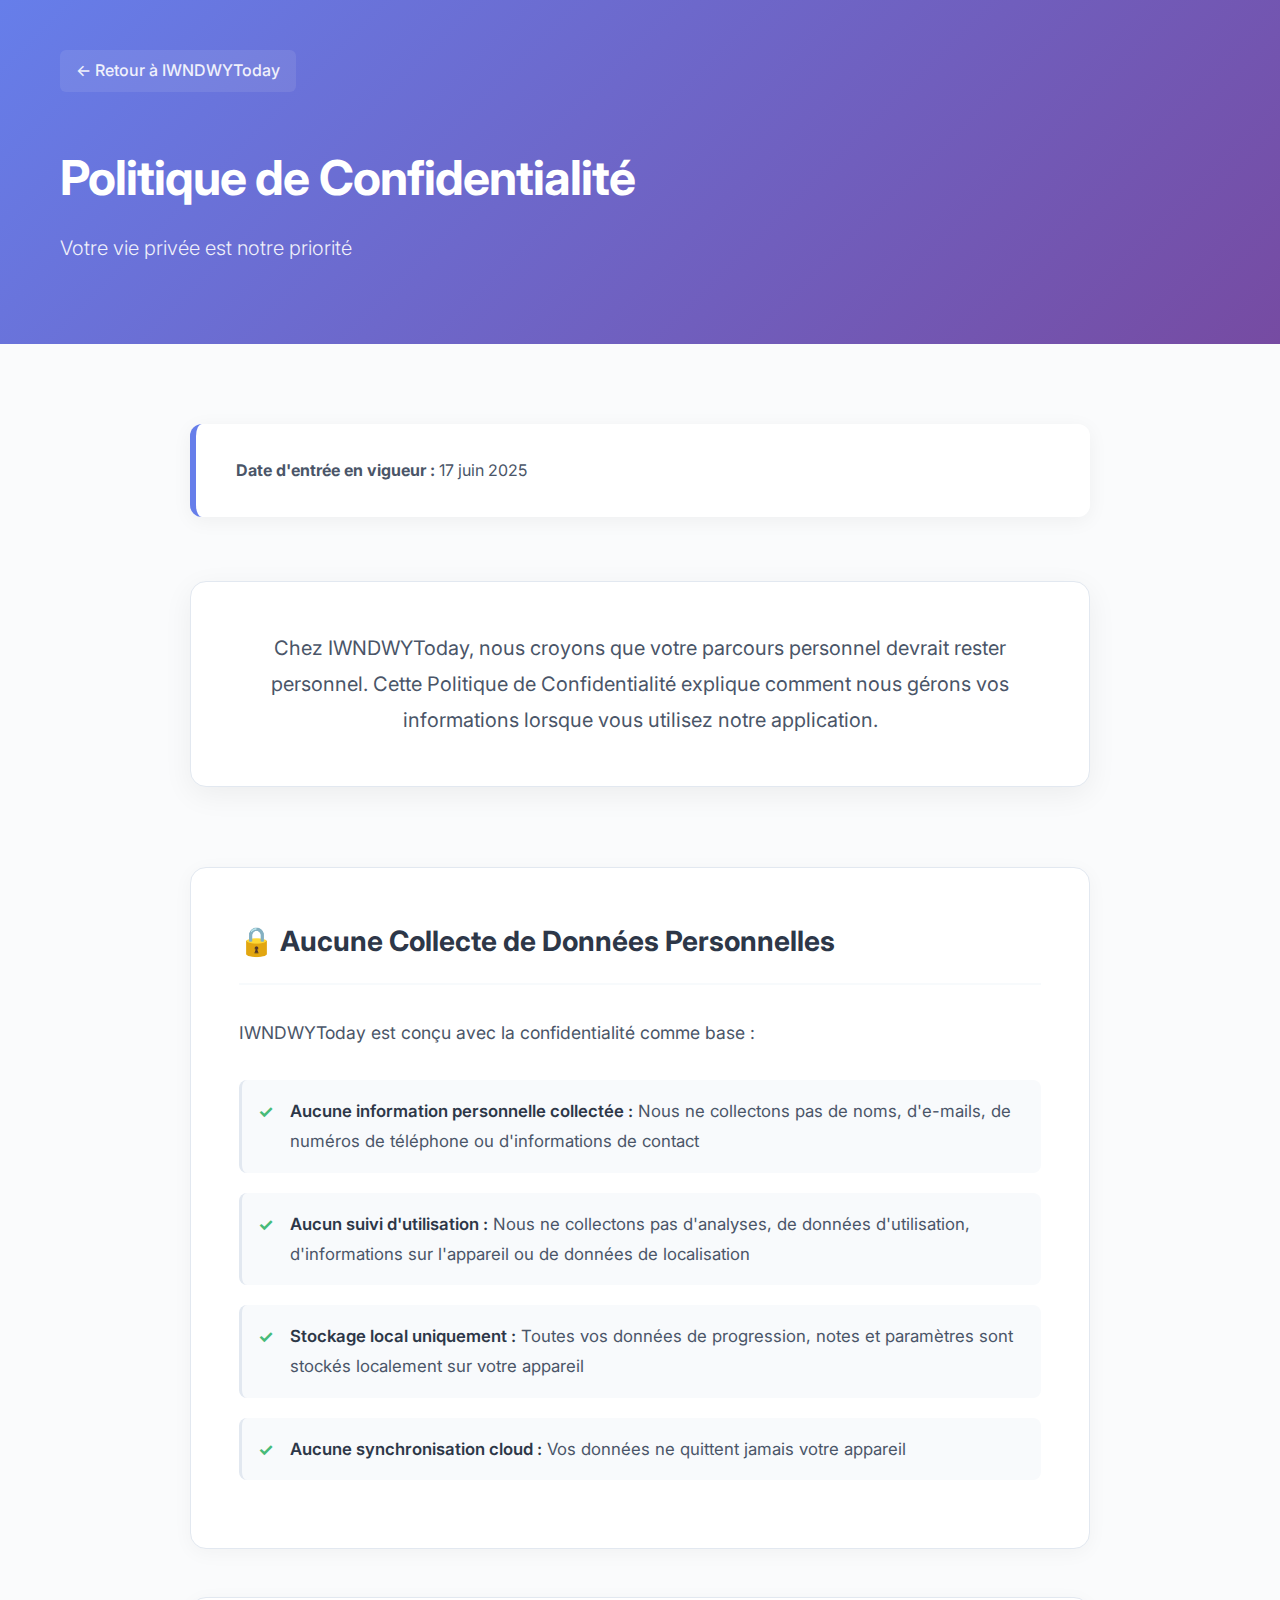
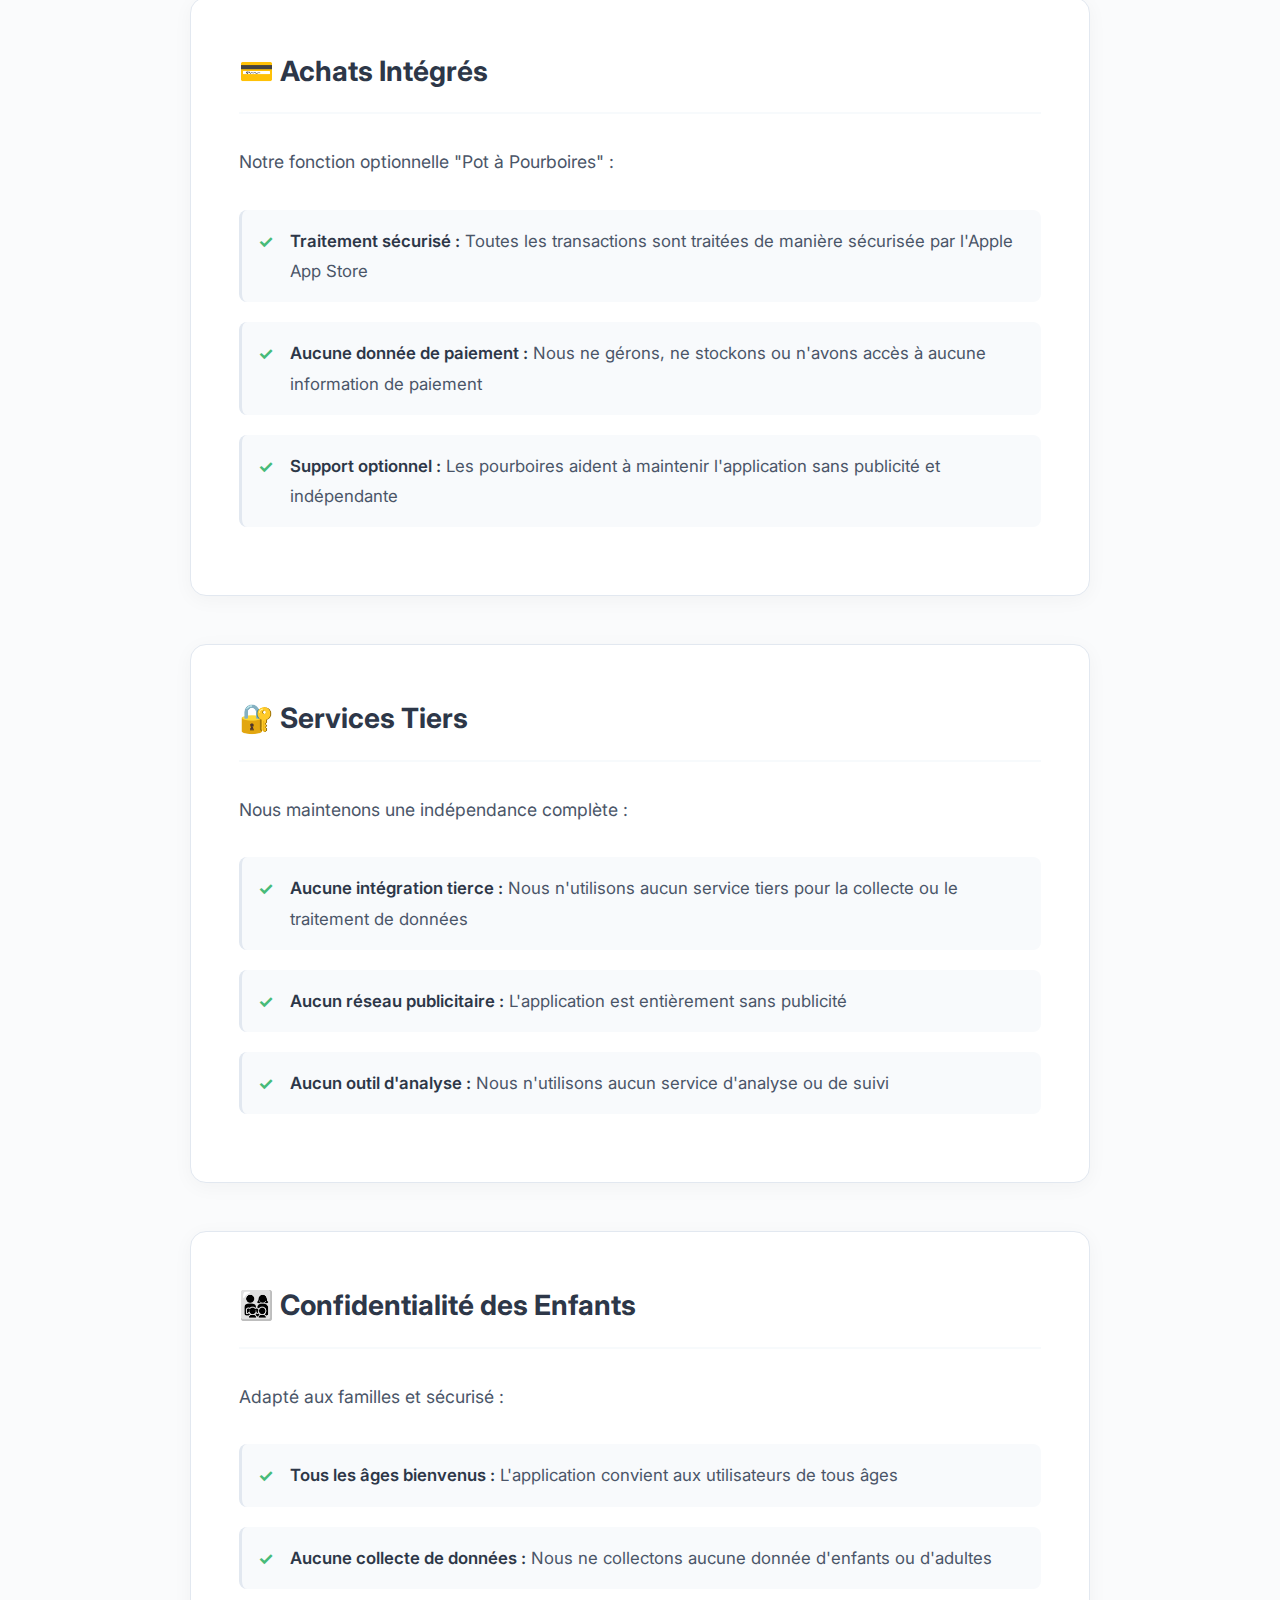
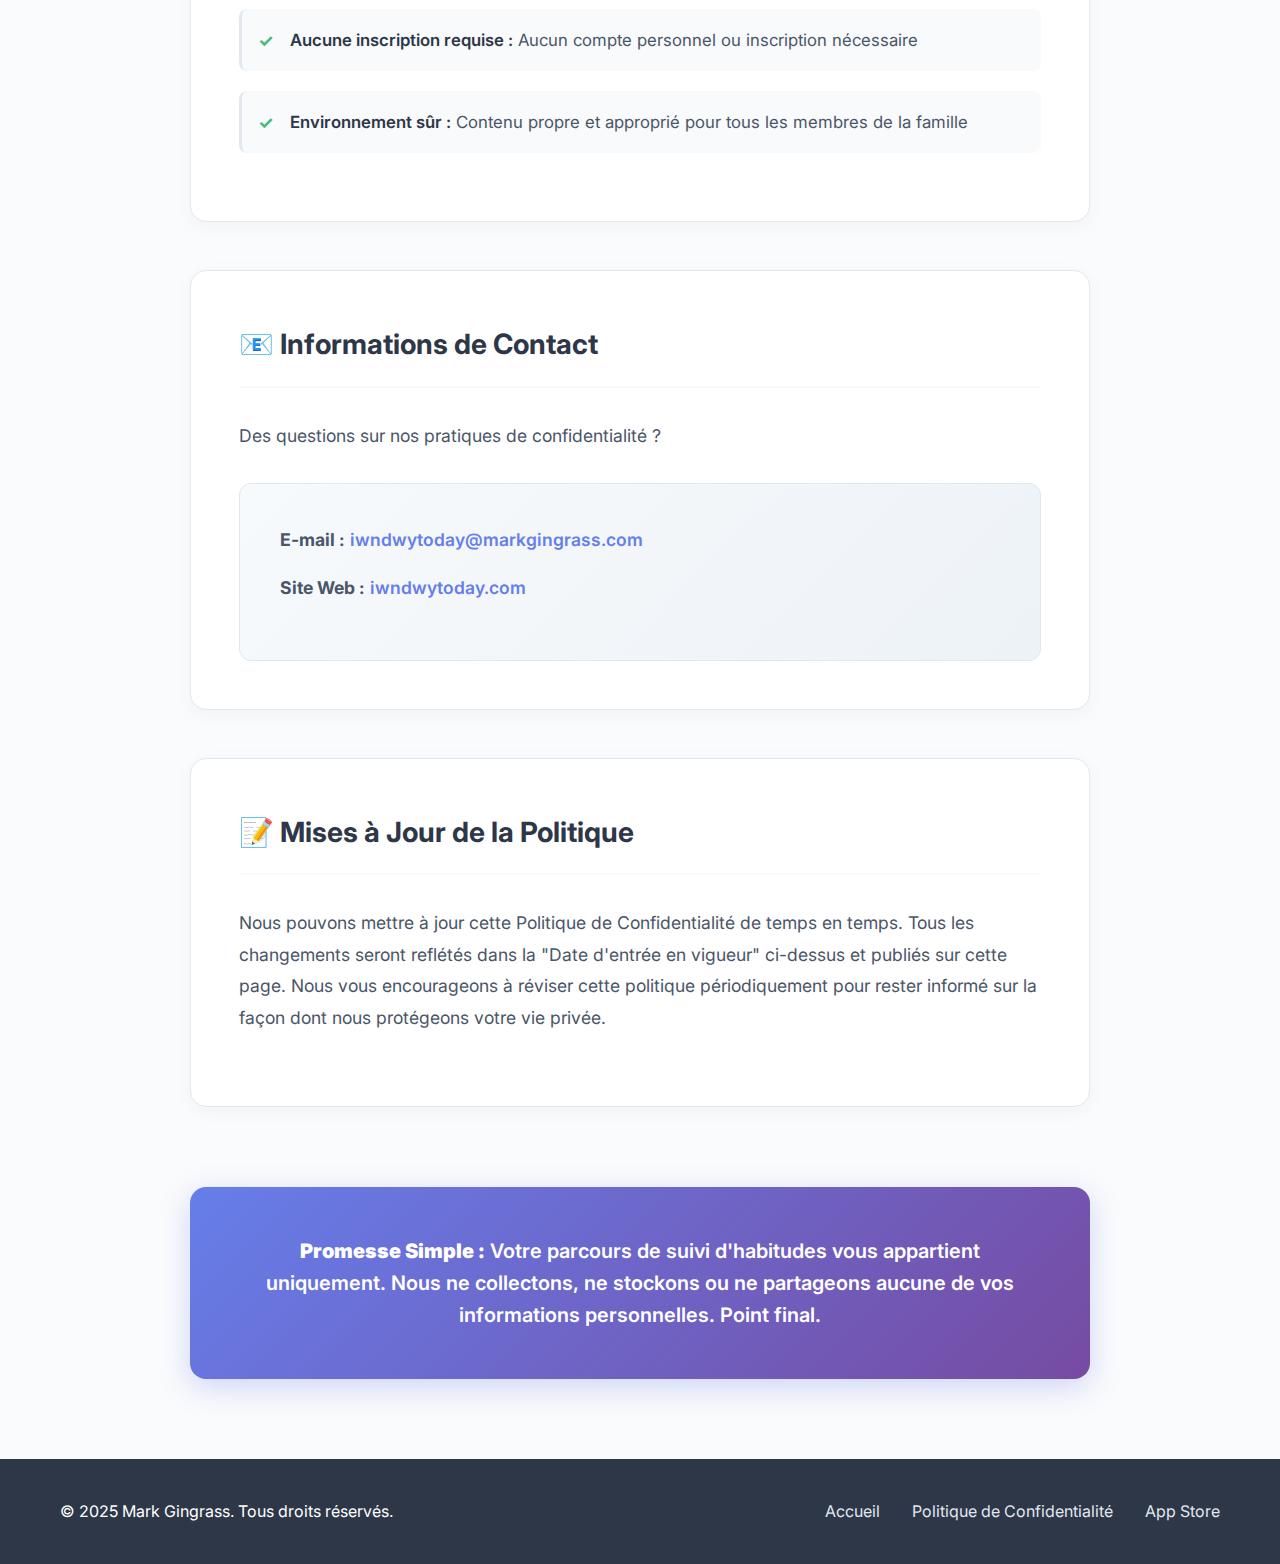
<file: privacy_fr.html>
<!DOCTYPE html>
<html lang="fr">
<head>
    <meta charset="UTF-8">
    <meta name="viewport" content="width=device-width, initial-scale=1.0">
    <title>Politique de Confidentialité - IWNDWYToday</title>
    <meta name="description" content="Politique de Confidentialité pour l'application IWNDWYToday - Aucune collecte de données, protection complète de la vie privée pour votre parcours de suivi d'habitudes.">
    <link rel="stylesheet" href="styles.css">
    <link rel="preconnect" href="https://fonts.googleapis.com">
    <link rel="preconnect" href="https://fonts.gstatic.com" crossorigin>
    <link href="https://fonts.googleapis.com/css2?family=Inter:wght@300;400;600;700&display=swap" rel="stylesheet">
</head>
<body>
    <header class="privacy-header">
        <div class="container">
            <nav class="privacy-nav">
                <a href="index.html" class="back-link">← Retour à IWNDWYToday</a>
            </nav>
            <h1>Politique de Confidentialité</h1>
            <p class="privacy-subtitle">Votre vie privée est notre priorité</p>
        </div>
    </header>

    <main class="privacy-content">
        <div class="container">
            <div class="privacy-document">
                <div class="effective-date">
                    <strong>Date d'entrée en vigueur :</strong> 17 juin 2025
                </div>

                <div class="privacy-intro">
                    <p>Chez IWNDWYToday, nous croyons que votre parcours personnel devrait rester personnel. Cette Politique de Confidentialité explique comment nous gérons vos informations lorsque vous utilisez notre application.</p>
                </div>

                <section class="privacy-section">
                    <h2>🔒 Aucune Collecte de Données Personnelles</h2>
                    <p>IWNDWYToday est conçu avec la confidentialité comme base :</p>
                    <ul>
                        <li><strong>Aucune information personnelle collectée :</strong> Nous ne collectons pas de noms, d'e-mails, de numéros de téléphone ou d'informations de contact</li>
                        <li><strong>Aucun suivi d'utilisation :</strong> Nous ne collectons pas d'analyses, de données d'utilisation, d'informations sur l'appareil ou de données de localisation</li>
                        <li><strong>Stockage local uniquement :</strong> Toutes vos données de progression, notes et paramètres sont stockés localement sur votre appareil</li>
                        <li><strong>Aucune synchronisation cloud :</strong> Vos données ne quittent jamais votre appareil</li>
                    </ul>
                </section>

                <section class="privacy-section">
                    <h2>💳 Achats Intégrés</h2>
                    <p>Notre fonction optionnelle "Pot à Pourboires" :</p>
                    <ul>
                        <li><strong>Traitement sécurisé :</strong> Toutes les transactions sont traitées de manière sécurisée par l'Apple App Store</li>
                        <li><strong>Aucune donnée de paiement :</strong> Nous ne gérons, ne stockons ou n'avons accès à aucune information de paiement</li>
                        <li><strong>Support optionnel :</strong> Les pourboires aident à maintenir l'application sans publicité et indépendante</li>
                    </ul>
                </section>

                <section class="privacy-section">
                    <h2>🔐 Services Tiers</h2>
                    <p>Nous maintenons une indépendance complète :</p>
                    <ul>
                        <li><strong>Aucune intégration tierce :</strong> Nous n'utilisons aucun service tiers pour la collecte ou le traitement de données</li>
                        <li><strong>Aucun réseau publicitaire :</strong> L'application est entièrement sans publicité</li>
                        <li><strong>Aucun outil d'analyse :</strong> Nous n'utilisons aucun service d'analyse ou de suivi</li>
                    </ul>
                </section>

                <section class="privacy-section">
                    <h2>👨‍👩‍👧‍👦 Confidentialité des Enfants</h2>
                    <p>Adapté aux familles et sécurisé :</p>
                    <ul>
                        <li><strong>Tous les âges bienvenus :</strong> L'application convient aux utilisateurs de tous âges</li>
                        <li><strong>Aucune collecte de données :</strong> Nous ne collectons aucune donnée d'enfants ou d'adultes</li>
                        <li><strong>Aucune inscription requise :</strong> Aucun compte personnel ou inscription nécessaire</li>
                        <li><strong>Environnement sûr :</strong> Contenu propre et approprié pour tous les membres de la famille</li>
                    </ul>
                </section>

                <section class="privacy-section">
                    <h2>📧 Informations de Contact</h2>
                    <p>Des questions sur nos pratiques de confidentialité ?</p>
                    <div class="contact-info">
                        <p><strong>E-mail :</strong> <a href="mailto:iwndwytoday@markgingrass.com">iwndwytoday@markgingrass.com</a></p>
                        <p><strong>Site Web :</strong> <a href="https://iwndwytoday.com" target="_blank">iwndwytoday.com</a></p>
                    </div>
                </section>

                <section class="privacy-section">
                    <h2>📝 Mises à Jour de la Politique</h2>
                    <p>Nous pouvons mettre à jour cette Politique de Confidentialité de temps en temps. Tous les changements seront reflétés dans la "Date d'entrée en vigueur" ci-dessus et publiés sur cette page. Nous vous encourageons à réviser cette politique périodiquement pour rester informé sur la façon dont nous protégeons votre vie privée.</p>
                </section>

                <div class="privacy-footer">
                    <p><strong>Promesse Simple :</strong> Votre parcours de suivi d'habitudes vous appartient uniquement. Nous ne collectons, ne stockons ou ne partageons aucune de vos informations personnelles. Point final.</p>
                </div>
            </div>
        </div>
    </main>

    <footer class="footer">
        <div class="container">
            <div class="footer-content">
                <p>&copy; 2025 Mark Gingrass. Tous droits réservés.</p>
                <div class="footer-links">
                    <a href="index.html">Accueil</a>
                    <a href="privacy_fr.html">Politique de Confidentialité</a>
                    <a href="https://apps.apple.com/us/app/iwndwytoday/id6747836739" target="_blank">App Store</a>
                </div>
            </div>
        </div>
    </footer>
</body>
</html>
</file>
<file: app-pages.css>
/* App Pages Specific Styles */

/* App Hero Sections */
.app-hero {
    padding: 100px 0 80px;
    text-align: center;
    color: white;
}

.iwndwytoday-hero {
    background: linear-gradient(135deg, #8b5cf6 0%, #7c3aed 100%);
}

.liquidregret-hero {
    background: linear-gradient(135deg, #f59e0b 0%, #dc2626 100%);
}

.app-nav {
    position: absolute;
    top: 20px;
    left: 20px;
    right: 20px;
    display: flex;
    gap: 1rem;
    z-index: 100;
}

.back-link {
    color: rgba(255, 255, 255, 0.9);
    text-decoration: none;
    font-weight: 500;
    padding: 8px 16px;
    border-radius: 6px;
    transition: all 0.2s ease;
    backdrop-filter: blur(10px);
    background: rgba(255, 255, 255, 0.1);
    border: 1px solid rgba(255, 255, 255, 0.2);
    display: inline-flex;
    align-items: center;
}

.back-link:hover {
    background: rgba(255, 255, 255, 0.2);
    color: white;
    transform: translateY(-1px);
}

.app-hero-content {
    max-width: 800px;
    margin: 0 auto;
}

.app-badge {
    font-size: 4rem;
    margin-bottom: 1rem;
}

.app-title {
    font-size: 3.5rem;
    font-weight: 700;
    margin-bottom: 0.5rem;
    letter-spacing: -0.02em;
}

.app-subtitle {
    font-size: 1.5rem;
    font-weight: 300;
    margin-bottom: 0.5rem;
    opacity: 0.9;
}

.app-tagline {
    font-size: 1.25rem;
    font-weight: 600;
    margin-bottom: 1.5rem;
    opacity: 0.95;
}

.app-description {
    font-size: 1.125rem;
    margin-bottom: 2rem;
    opacity: 0.9;
    max-width: 600px;
    margin-left: auto;
    margin-right: auto;
    line-height: 1.8;
}

.app-cta {
    margin-top: 2rem;
}

/* Coming Soon Styles */
.coming-soon-large {
    display: inline-block;
    background: rgba(255, 255, 255, 0.2);
    color: white;
    padding: 1rem 2rem;
    border-radius: 12px;
    font-weight: 700;
    font-size: 1.25rem;
    margin-bottom: 1rem;
    border: 2px solid rgba(255, 255, 255, 0.3);
}

.notify-text {
    font-size: 1rem;
    margin-bottom: 1.5rem;
    opacity: 0.9;
}

.notify-form {
    display: flex;
    gap: 0.5rem;
    max-width: 400px;
    margin: 0 auto;
}

.notify-input {
    flex: 1;
    padding: 12px 20px;
    border: 2px solid rgba(255, 255, 255, 0.3);
    border-radius: 8px;
    background: rgba(255, 255, 255, 0.1);
    color: white;
    font-size: 1rem;
    backdrop-filter: blur(10px);
}

.notify-input::placeholder {
    color: rgba(255, 255, 255, 0.7);
}

.notify-input:focus {
    outline: none;
    border-color: white;
    background: rgba(255, 255, 255, 0.2);
}

.notify-btn {
    padding: 12px 24px;
    background: white;
    color: #dc2626;
    border: none;
    border-radius: 8px;
    font-weight: 600;
    cursor: pointer;
    transition: all 0.3s ease;
}

.notify-btn:hover {
    transform: translateY(-2px);
    box-shadow: 0 4px 12px rgba(255, 255, 255, 0.3);
}

/* App Features Section */
.app-features-section {
    padding: 80px 0;
    background: white;
}

.app-features-section h2 {
    text-align: center;
    font-size: 2.5rem;
    font-weight: 700;
    margin-bottom: 3rem;
    color: #1a202c;
}

.features-grid {
    display: grid;
    grid-template-columns: repeat(auto-fit, minmax(300px, 1fr));
    gap: 2rem;
}

.feature-card {
    padding: 2rem;
    background: #f8fafc;
    border-radius: 12px;
    transition: transform 0.3s ease;
}

.feature-card:hover {
    transform: translateY(-5px);
}

.feature-card .feature-icon {
    font-size: 2.5rem;
    margin-bottom: 1rem;
}

.feature-card h3 {
    font-size: 1.25rem;
    font-weight: 600;
    margin-bottom: 0.75rem;
    color: #2d3748;
}

.feature-card p {
    color: #4a5568;
    line-height: 1.6;
}

/* App Screenshots */
.app-screenshots {
    padding: 80px 0;
    background: #f8fafc;
}

.app-screenshots h2 {
    text-align: center;
    font-size: 2.5rem;
    font-weight: 700;
    margin-bottom: 3rem;
    color: #1a202c;
}

/* How It Works Section */
.how-it-works {
    padding: 80px 0;
    background: #f8fafc;
}

.how-it-works h2 {
    text-align: center;
    font-size: 2.5rem;
    font-weight: 700;
    margin-bottom: 3rem;
    color: #1a202c;
}

.steps-grid {
    display: grid;
    grid-template-columns: repeat(auto-fit, minmax(250px, 1fr));
    gap: 3rem;
    max-width: 1000px;
    margin: 0 auto;
}

.step {
    text-align: center;
}

.step-number {
    display: inline-flex;
    align-items: center;
    justify-content: center;
    width: 60px;
    height: 60px;
    background: #f59e0b;
    color: white;
    font-size: 1.5rem;
    font-weight: 700;
    border-radius: 50%;
    margin-bottom: 1rem;
}

.step h3 {
    font-size: 1.25rem;
    font-weight: 600;
    margin-bottom: 0.75rem;
    color: #2d3748;
}

.step p {
    color: #4a5568;
    line-height: 1.6;
}

/* Impact Examples */
.impact-examples {
    padding: 80px 0;
    background: white;
}

.impact-examples h2 {
    text-align: center;
    font-size: 2.5rem;
    font-weight: 700;
    margin-bottom: 1rem;
    color: #1a202c;
}

.impact-grid {
    display: grid;
    grid-template-columns: repeat(auto-fit, minmax(300px, 1fr));
    gap: 2rem;
    margin-top: 3rem;
}

.impact-card {
    background: #fff;
    border: 2px solid #e5e7eb;
    border-radius: 12px;
    padding: 2rem;
    text-align: center;
    transition: all 0.3s ease;
}

.impact-card:hover {
    border-color: #f59e0b;
    transform: translateY(-5px);
    box-shadow: 0 8px 20px rgba(0, 0, 0, 0.1);
}

.impact-card h3 {
    font-size: 1.5rem;
    font-weight: 700;
    color: #2d3748;
    margin-bottom: 1.5rem;
}

.impact-stats {
    display: grid;
    grid-template-columns: 1fr;
    gap: 1rem;
}

.impact-stats .stat {
    padding: 1rem;
    background: #f8fafc;
    border-radius: 8px;
}

.stat-value {
    display: block;
    font-size: 1.75rem;
    font-weight: 700;
    color: #dc2626;
    margin-bottom: 0.25rem;
}

.stat-label {
    display: block;
    font-size: 0.875rem;
    color: #4a5568;
}

/* App Details */
.app-details {
    padding: 80px 0;
    background: #f8fafc;
}

.details-grid {
    display: grid;
    grid-template-columns: repeat(auto-fit, minmax(300px, 1fr));
    gap: 3rem;
    max-width: 800px;
    margin: 0 auto;
}

.detail-section {
    background: white;
    padding: 2rem;
    border-radius: 12px;
    box-shadow: 0 2px 10px rgba(0, 0, 0, 0.05);
}

.detail-section h3 {
    font-size: 1.5rem;
    font-weight: 600;
    margin-bottom: 1rem;
    color: #2d3748;
}

.detail-section ul {
    list-style: none;
    padding: 0;
}

.detail-section li {
    padding: 0.5rem 0;
    padding-left: 1.5rem;
    position: relative;
    color: #4a5568;
}

.detail-section li:before {
    content: "•";
    position: absolute;
    left: 0;
    color: #667eea;
    font-weight: bold;
}

/* Testimonials */
.testimonials {
    padding: 80px 0;
    background: white;
}

.testimonials h2 {
    text-align: center;
    font-size: 2.5rem;
    font-weight: 700;
    margin-bottom: 3rem;
    color: #1a202c;
}

.testimonials-grid {
    display: grid;
    grid-template-columns: repeat(auto-fit, minmax(300px, 1fr));
    gap: 2rem;
    max-width: 1000px;
    margin: 0 auto;
}

.testimonial {
    background: #f8fafc;
    padding: 2rem;
    border-radius: 12px;
    text-align: center;
}

.testimonial p {
    font-size: 1.125rem;
    line-height: 1.8;
    color: #4a5568;
    margin-bottom: 1rem;
    font-style: italic;
}

.testimonial cite {
    font-size: 0.875rem;
    color: #718096;
    font-style: normal;
}

/* App CTA Section */
.app-cta-section {
    padding: 80px 0;
    background: linear-gradient(135deg, #667eea 0%, #764ba2 100%);
    color: white;
    text-align: center;
}

.liquidregret-hero + * + * + * + * + .app-cta-section {
    background: linear-gradient(135deg, #f59e0b 0%, #dc2626 100%);
}

.app-cta-section h2 {
    font-size: 2.5rem;
    font-weight: 700;
    margin-bottom: 1rem;
}

.app-cta-section p {
    font-size: 1.25rem;
    margin-bottom: 2rem;
    opacity: 0.9;
}

.cta-note {
    font-size: 0.875rem;
    margin-top: 1rem;
    opacity: 0.8;
}

.notify-form-large {
    display: flex;
    gap: 1rem;
    max-width: 500px;
    margin: 0 auto;
}

/* Responsive Design */
@media (max-width: 768px) {
    .app-hero {
        padding: 80px 0 60px;
    }
    
    .app-nav {
        flex-wrap: wrap;
        gap: 0.5rem;
    }
    
    .app-title {
        font-size: 2.5rem;
    }
    
    .app-badge {
        font-size: 3rem;
    }
    
    .notify-form,
    .notify-form-large {
        flex-direction: column;
    }
    
    .notify-btn {
        width: 100%;
    }
    
    .impact-stats {
        grid-template-columns: 1fr;
    }
    
    .steps-grid {
        grid-template-columns: 1fr;
        gap: 2rem;
    }
}

@media (max-width: 480px) {
    .app-title {
        font-size: 2rem;
    }
    
    .app-subtitle {
        font-size: 1.25rem;
    }
    
    .features-grid {
        grid-template-columns: 1fr;
    }
    
    .back-link {
        font-size: 0.875rem;
        padding: 6px 12px;
    }
}
</file>
<file: styles.css>
/* Reset and base styles */
* {
    margin: 0;
    padding: 0;
    box-sizing: border-box;
}

body {
    font-family: 'Inter', -apple-system, BlinkMacSystemFont, 'Segoe UI', Roboto, sans-serif;
    line-height: 1.6;
    color: #333;
    background: #f8fafc;
}

/* Language Selector */
.language-selector {
    position: fixed;
    top: 20px;
    right: 20px;
    z-index: 1000;
}

.language-btn {
    background: rgba(255, 255, 255, 0.95);
    border: 1px solid #e5e7eb;
    border-radius: 8px;
    padding: 8px 12px;
    cursor: pointer;
    font-size: 14px;
    font-weight: 500;
    color: #374151;
    backdrop-filter: blur(10px);
    transition: all 0.2s ease;
    display: flex;
    align-items: center;
    gap: 8px;
    box-shadow: 0 2px 4px rgba(0, 0, 0, 0.1);
}

.language-btn:hover {
    background: rgba(255, 255, 255, 1);
    border-color: #d1d5db;
    transform: translateY(-1px);
    box-shadow: 0 4px 8px rgba(0, 0, 0, 0.15);
}

.dropdown-arrow {
    font-size: 10px;
    transition: transform 0.2s ease;
}

.language-btn[aria-expanded="true"] .dropdown-arrow {
    transform: rotate(180deg);
}

.language-dropdown {
    position: absolute;
    top: 100%;
    right: 0;
    background: white;
    border: 1px solid #e5e7eb;
    border-radius: 8px;
    box-shadow: 0 4px 12px rgba(0, 0, 0, 0.15);
    min-width: 160px;
    opacity: 0;
    visibility: hidden;
    transform: translateY(-10px);
    transition: all 0.2s ease;
    z-index: 1001;
}

.language-dropdown.show {
    opacity: 1;
    visibility: visible;
    transform: translateY(0);
}

.language-option {
    display: block;
    padding: 10px 16px;
    color: #374151;
    text-decoration: none;
    font-size: 14px;
    font-weight: 500;
    transition: background-color 0.2s ease;
    border-radius: 6px;
    margin: 4px;
}

.language-option:hover {
    background-color: #f3f4f6;
}

.language-option.active {
    background-color: #e0e7ff;
    color: #3730a3;
}

/* Main Navigation */
.main-nav {
    position: absolute;
    top: 20px;
    left: 20px;
    z-index: 100;
}

.nav-link {
    color: rgba(255, 255, 255, 0.9);
    text-decoration: none;
    font-weight: 500;
    padding: 8px 16px;
    border-radius: 6px;
    transition: all 0.2s ease;
    backdrop-filter: blur(10px);
    background: rgba(255, 255, 255, 0.1);
    border: 1px solid rgba(255, 255, 255, 0.2);
}

.nav-link:hover {
    background: rgba(255, 255, 255, 0.2);
    color: white;
    transform: translateY(-1px);
}

.container {
    max-width: 1200px;
    margin: 0 auto;
    padding: 0 20px;
}

/* Hero Section */
.hero {
    background: linear-gradient(135deg, #667eea 0%, #764ba2 100%);
    color: white;
    padding: 80px 0;
    text-align: center;
}

.hero-content {
    max-width: 800px;
    margin: 0 auto;
}

.app-title {
    font-size: 3.5rem;
    font-weight: 700;
    margin-bottom: 0.5rem;
    letter-spacing: -0.02em;
}

.tagline {
    font-size: 1.25rem;
    font-weight: 300;
    margin-bottom: 0.5rem;
    opacity: 0.9;
}

.subtitle {
    font-size: 1.5rem;
    font-weight: 600;
    margin-bottom: 1.5rem;
    color: #e2e8f0;
}

.hero-description {
    font-size: 1.125rem;
    margin-bottom: 2rem;
    opacity: 0.9;
    max-width: 600px;
    margin-left: auto;
    margin-right: auto;
}

.cta-buttons {
    margin-top: 2rem;
}

.app-store-btn {
    display: inline-block;
    transition: transform 0.3s ease, opacity 0.3s ease;
}

.app-store-btn:hover {
    transform: translateY(-2px);
    opacity: 0.9;
}

/* Features Section */
.features {
    padding: 80px 0;
    background: white;
}

.features h2 {
    text-align: center;
    font-size: 2.5rem;
    font-weight: 700;
    margin-bottom: 3rem;
    color: #1a202c;
}

.feature-grid {
    display: grid;
    grid-template-columns: repeat(auto-fit, minmax(250px, 1fr));
    gap: 2rem;
    max-width: 1000px;
    margin: 0 auto;
}

.feature {
    text-align: center;
    padding: 2rem;
    border-radius: 12px;
    background: #f7fafc;
    transition: transform 0.3s ease, box-shadow 0.3s ease;
}

.feature:hover {
    transform: translateY(-5px);
    box-shadow: 0 10px 25px rgba(0, 0, 0, 0.1);
}

.feature-icon {
    font-size: 2.5rem;
    margin-bottom: 1rem;
}

.feature h3 {
    font-size: 1.25rem;
    font-weight: 600;
    margin-bottom: 1rem;
    color: #2d3748;
}

.feature p {
    color: #4a5568;
    line-height: 1.6;
}

/* Screenshots Section */
.screenshots {
    padding: 80px 0;
    background: #f8fafc;
}

.screenshots h2 {
    text-align: center;
    font-size: 2.5rem;
    font-weight: 700;
    margin-bottom: 3rem;
    color: #1a202c;
}

.screenshot-gallery {
    overflow-x: auto;
    padding: 20px 0;
}

.screenshot-container {
    display: flex;
    gap: 1.5rem;
    padding: 0 20px;
    min-width: max-content;
}

.screenshot {
    height: 500px;
    width: auto;
    border-radius: 12px;
    box-shadow: 0 8px 30px rgba(0, 0, 0, 0.15);
    transition: transform 0.3s ease, box-shadow 0.3s ease;
    flex-shrink: 0;
}

.screenshot:hover {
    transform: scale(1.05);
    box-shadow: 0 15px 40px rgba(0, 0, 0, 0.2);
}

/* Custom scrollbar for webkit browsers */
.screenshot-gallery::-webkit-scrollbar {
    height: 8px;
}

.screenshot-gallery::-webkit-scrollbar-track {
    background: #e2e8f0;
    border-radius: 4px;
}

.screenshot-gallery::-webkit-scrollbar-thumb {
    background: #cbd5e0;
    border-radius: 4px;
}

.screenshot-gallery::-webkit-scrollbar-thumb:hover {
    background: #a0aec0;
}

/* About Section */
.about {
    padding: 80px 0;
    background: white;
}

.about h2 {
    text-align: center;
    font-size: 2.5rem;
    font-weight: 700;
    margin-bottom: 3rem;
    color: #1a202c;
}

.about-content {
    max-width: 800px;
    margin: 0 auto;
    text-align: center;
}

.about-content > p {
    font-size: 1.125rem;
    color: #4a5568;
    margin-bottom: 3rem;
    line-height: 1.8;
}

.highlights {
    display: grid;
    grid-template-columns: repeat(auto-fit, minmax(250px, 1fr));
    gap: 2rem;
    margin-top: 3rem;
}

.highlight {
    text-align: left;
    padding: 2rem;
    border-left: 4px solid #667eea;
    background: #f7fafc;
    border-radius: 0 8px 8px 0;
}

.highlight h3 {
    font-size: 1.25rem;
    font-weight: 600;
    margin-bottom: 1rem;
    color: #2d3748;
}

.highlight p {
    color: #4a5568;
    line-height: 1.6;
}

/* Tech Specs Section */
.tech-specs {
    padding: 80px 0;
    background: #f8fafc;
}

.tech-specs h2 {
    text-align: center;
    font-size: 2.5rem;
    font-weight: 700;
    margin-bottom: 3rem;
    color: #1a202c;
}

.specs-grid {
    display: grid;
    grid-template-columns: repeat(auto-fit, minmax(200px, 1fr));
    gap: 1.5rem;
    max-width: 800px;
    margin: 0 auto;
}

.spec {
    background: white;
    padding: 1.5rem;
    border-radius: 8px;
    text-align: center;
    box-shadow: 0 2px 10px rgba(0, 0, 0, 0.05);
    font-size: 1rem;
    color: #4a5568;
}

.spec strong {
    color: #2d3748;
}

/* Footer */
.footer {
    background: #2d3748;
    color: white;
    padding: 40px 0;
    text-align: center;
}

.footer-content {
    display: flex;
    justify-content: space-between;
    align-items: center;
    flex-wrap: wrap;
    gap: 1rem;
}

.footer-links {
    display: flex;
    gap: 2rem;
}

.footer-links a {
    color: #e2e8f0;
    text-decoration: none;
    transition: color 0.3s ease;
}

.footer-links a:hover {
    color: white;
}

/* Responsive Design */
@media (max-width: 768px) {
    .app-title {
        font-size: 2.5rem;
    }
    
    .tagline {
        font-size: 1rem;
    }
    
    .subtitle {
        font-size: 1.25rem;
    }
    
    .hero-description {
        font-size: 1rem;
    }
    
    .hero {
        padding: 60px 0;
    }
    
    .features, .screenshots, .about, .tech-specs {
        padding: 60px 0;
    }
    
    .features h2, .screenshots h2, .about h2, .tech-specs h2 {
        font-size: 2rem;
    }
    
    .screenshot {
        height: 400px;
    }
    
    .screenshot-container {
        gap: 1rem;
        padding: 0 10px;
    }
    
    .footer-content {
        flex-direction: column;
        text-align: center;
    }
    
    .footer-links {
        justify-content: center;
    }
}

@media (max-width: 480px) {
    .container {
        padding: 0 15px;
    }
    
    .app-title {
        font-size: 2rem;
    }
    
    .screenshot {
        height: 350px;
    }
    
    .feature-grid {
        grid-template-columns: 1fr;
    }
    
    .highlights {
        grid-template-columns: 1fr;
    }
    
    .specs-grid {
        grid-template-columns: 1fr;
    }
}

/* Privacy Page Styles */
.privacy-header {
    background: linear-gradient(135deg, #667eea 0%, #764ba2 100%);
    color: white;
    padding: 50px 0 80px;
}

.privacy-nav {
    margin-bottom: 3rem;
}

.back-link {
    color: white;
    text-decoration: none;
    font-weight: 500;
    opacity: 0.9;
    transition: opacity 0.3s ease;
    display: inline-flex;
    align-items: center;
    gap: 0.5rem;
    padding: 0.5rem 1rem;
    border-radius: 6px;
    background: rgba(255, 255, 255, 0.1);
}

.back-link:hover {
    opacity: 1;
    background: rgba(255, 255, 255, 0.15);
}

.privacy-header h1 {
    font-size: 3rem;
    font-weight: 700;
    margin-bottom: 1rem;
    letter-spacing: -0.02em;
}

.privacy-subtitle {
    font-size: 1.25rem;
    opacity: 0.9;
    font-weight: 300;
}

.privacy-content {
    padding: 80px 0;
    background: #fafbfc;
}

.privacy-document {
    max-width: 900px;
    margin: 0 auto;
    line-height: 1.8;
}

.effective-date {
    background: white;
    padding: 2rem 2.5rem;
    border-radius: 12px;
    margin-bottom: 4rem;
    border-left: 6px solid #667eea;
    font-size: 1rem;
    color: #4a5568;
    box-shadow: 0 4px 20px rgba(0, 0, 0, 0.05);
}

.privacy-intro {
    font-size: 1.25rem;
    color: #4a5568;
    margin-bottom: 5rem;
    padding: 3rem;
    background: white;
    border-radius: 16px;
    box-shadow: 0 8px 30px rgba(0, 0, 0, 0.06);
    text-align: center;
    border: 1px solid #e2e8f0;
}

.privacy-section {
    background: white;
    margin-bottom: 3rem;
    padding: 3rem;
    border-radius: 16px;
    box-shadow: 0 4px 20px rgba(0, 0, 0, 0.04);
    border: 1px solid #e2e8f0;
    transition: transform 0.2s ease, box-shadow 0.2s ease;
}

.privacy-section:hover {
    transform: translateY(-2px);
    box-shadow: 0 8px 30px rgba(0, 0, 0, 0.08);
}

.privacy-section h2 {
    font-size: 1.75rem;
    font-weight: 700;
    color: #2d3748;
    margin-bottom: 2rem;
    display: flex;
    align-items: center;
    gap: 1rem;
    padding-bottom: 1rem;
    border-bottom: 2px solid #f7fafc;
}

.privacy-section p {
    color: #4a5568;
    margin-bottom: 1.5rem;
    font-size: 1.1rem;
}

.privacy-section ul {
    list-style: none;
    padding-left: 0;
    margin-top: 2rem;
}

.privacy-section li {
    color: #4a5568;
    margin-bottom: 1.25rem;
    padding: 1rem 1.5rem 1rem 3rem;
    position: relative;
    background: #f8fafc;
    border-radius: 8px;
    font-size: 1.05rem;
    border-left: 3px solid #e2e8f0;
    transition: border-color 0.2s ease;
}

.privacy-section li:hover {
    border-left-color: #667eea;
}

.privacy-section li:before {
    content: "✓";
    position: absolute;
    left: 1rem;
    top: 1rem;
    color: #48bb78;
    font-weight: bold;
    font-size: 1.1rem;
}

.privacy-section li strong {
    color: #2d3748;
    font-weight: 600;
}

.contact-info {
    background: linear-gradient(135deg, #f7fafc 0%, #edf2f7 100%);
    padding: 2.5rem;
    border-radius: 12px;
    margin-top: 2rem;
    border: 1px solid #e2e8f0;
}

.contact-info p {
    margin-bottom: 1rem;
    font-size: 1.1rem;
}

.contact-info a {
    color: #667eea;
    text-decoration: none;
    font-weight: 600;
    transition: color 0.2s ease;
}

.contact-info a:hover {
    color: #5a6acf;
    text-decoration: underline;
}

.privacy-footer {
    background: linear-gradient(135deg, #667eea 0%, #764ba2 100%);
    color: white;
    padding: 3rem;
    border-radius: 16px;
    text-align: center;
    margin-top: 5rem;
    box-shadow: 0 8px 30px rgba(102, 126, 234, 0.3);
}

.privacy-footer p {
    font-size: 1.25rem;
    font-weight: 600;
    margin: 0;
    line-height: 1.6;
}

/* Privacy page responsive */
@media (max-width: 768px) {
    .privacy-header {
        padding: 40px 0 50px;
    }
    
    .privacy-header h1 {
        font-size: 2.25rem;
    }
    
    .privacy-content {
        padding: 50px 0;
    }
    
    .privacy-section {
        padding: 2rem;
        margin-bottom: 2rem;
    }
    
    .privacy-section h2 {
        font-size: 1.5rem;
        flex-direction: column;
        align-items: flex-start;
        gap: 0.5rem;
    }
    
    .privacy-intro {
        padding: 2rem;
        margin-bottom: 3rem;
    }
    
    .effective-date {
        padding: 1.5rem;
        margin-bottom: 2.5rem;
    }
    
    .privacy-footer {
        padding: 2rem;
        margin-top: 3rem;
    }
    
    .contact-info {
        padding: 2rem;
    }
}

@media (max-width: 480px) {
    .privacy-header h1 {
        font-size: 1.75rem;
    }
    
    .privacy-section {
        padding: 1.5rem;
    }
    
    .privacy-section li {
        padding: 0.75rem 1rem 0.75rem 2.5rem;
        font-size: 1rem;
    }
    
    .privacy-section li:before {
        left: 0.75rem;
        top: 0.75rem;
    }
}

/* Blog Styles */
.blog-header {
    background: linear-gradient(135deg, #667eea 0%, #764ba2 100%);
    color: white;
    padding: 50px 0 80px;
    text-align: center;
    position: relative;
}

.blog-nav {
    margin-bottom: 3rem;
}

.blog-header h1 {
    font-size: 3rem;
    font-weight: 700;
    margin-bottom: 1rem;
    letter-spacing: -0.02em;
}

.blog-subtitle {
    font-size: 1.25rem;
    font-weight: 300;
    opacity: 0.9;
}

.blog-content {
    padding: 80px 0;
    min-height: 60vh;
    background: #fafbfc;
}

.blog-posts {
    max-width: 800px;
    margin: 0 auto;
}

.blog-post-preview {
    background: white;
    border-radius: 16px;
    padding: 3rem;
    margin-bottom: 3rem;
    box-shadow: 0 4px 20px rgba(0, 0, 0, 0.06);
    border: 1px solid #e2e8f0;
    transition: transform 0.2s ease, box-shadow 0.2s ease;
}

.blog-post-preview:hover {
    transform: translateY(-4px);
    box-shadow: 0 8px 30px rgba(0, 0, 0, 0.12);
}

.blog-post-preview h2 {
    color: #2d3748;
    font-size: 1.875rem;
    font-weight: 700;
    margin-bottom: 1rem;
    line-height: 1.3;
}

.post-date {
    color: #667eea;
    font-size: 0.9rem;
    font-weight: 600;
    margin-bottom: 1.5rem;
    text-transform: uppercase;
    letter-spacing: 0.5px;
}

.post-excerpt {
    color: #4a5568;
    font-size: 1.125rem;
    line-height: 1.7;
    margin-bottom: 2rem;
}

.post-topics {
    display: flex;
    flex-wrap: wrap;
    gap: 0.75rem;
}

.topic-tag {
    background: #e0e7ff;
    color: #3730a3;
    padding: 0.5rem 1rem;
    border-radius: 20px;
    font-size: 0.875rem;
    font-weight: 600;
    transition: all 0.2s ease;
}

.topic-tag:hover {
    background: #c7d2fe;
    transform: translateY(-1px);
}

.blog-placeholder {
    background: white;
    border: 2px dashed #cbd5e0;
    border-radius: 16px;
    padding: 3rem;
    text-align: center;
    color: #6b7280;
    transition: border-color 0.2s ease;
}

.blog-placeholder:hover {
    border-color: #a0aec0;
}

.blog-placeholder h3 {
    color: #2d3748;
    font-size: 1.5rem;
    font-weight: 600;
    margin-bottom: 1.5rem;
}

.blog-placeholder ul {
    list-style: none;
    padding: 0;
    margin: 0;
    max-width: 400px;
    margin-left: auto;
    margin-right: auto;
}

.blog-placeholder li {
    padding: 1rem 0;
    border-bottom: 1px solid #e2e8f0;
    font-size: 1.1rem;
    color: #4a5568;
    transition: color 0.2s ease;
}

.blog-placeholder li:last-child {
    border-bottom: none;
}

.blog-placeholder li:hover {
    color: #2d3748;
}

/* Blog responsive */
@media (max-width: 768px) {
    .blog-header {
        padding: 40px 0 50px;
    }
    
    .blog-header h1 {
        font-size: 2.25rem;
    }
    
    .blog-content {
        padding: 50px 0;
    }
    
    .blog-post-preview {
        padding: 2rem;
        margin-bottom: 2rem;
    }
    
    .blog-post-preview h2 {
        font-size: 1.5rem;
    }
    
    .blog-placeholder {
        padding: 2rem;
    }
    
    .language-selector {
        top: 15px;
        right: 15px;
    }
    
    .main-nav {
        top: 15px;
        left: 15px;
    }
    
    .language-btn {
        padding: 6px 10px;
        font-size: 13px;
    }
    
    .nav-link {
        padding: 6px 12px;
        font-size: 14px;
    }
}

@media (max-width: 480px) {
    .blog-header h1 {
        font-size: 1.75rem;
    }
    
    .blog-post-preview {
        padding: 1.5rem;
    }
    
    .blog-post-preview h2 {
        font-size: 1.25rem;
    }
    
    .post-excerpt {
        font-size: 1rem;
    }
    
    .blog-placeholder {
        padding: 1.5rem;
    }
    
    .language-selector {
        top: 10px;
        right: 10px;
    }
    
    .main-nav {
        top: 10px;
        left: 10px;
    }
}
</file>
